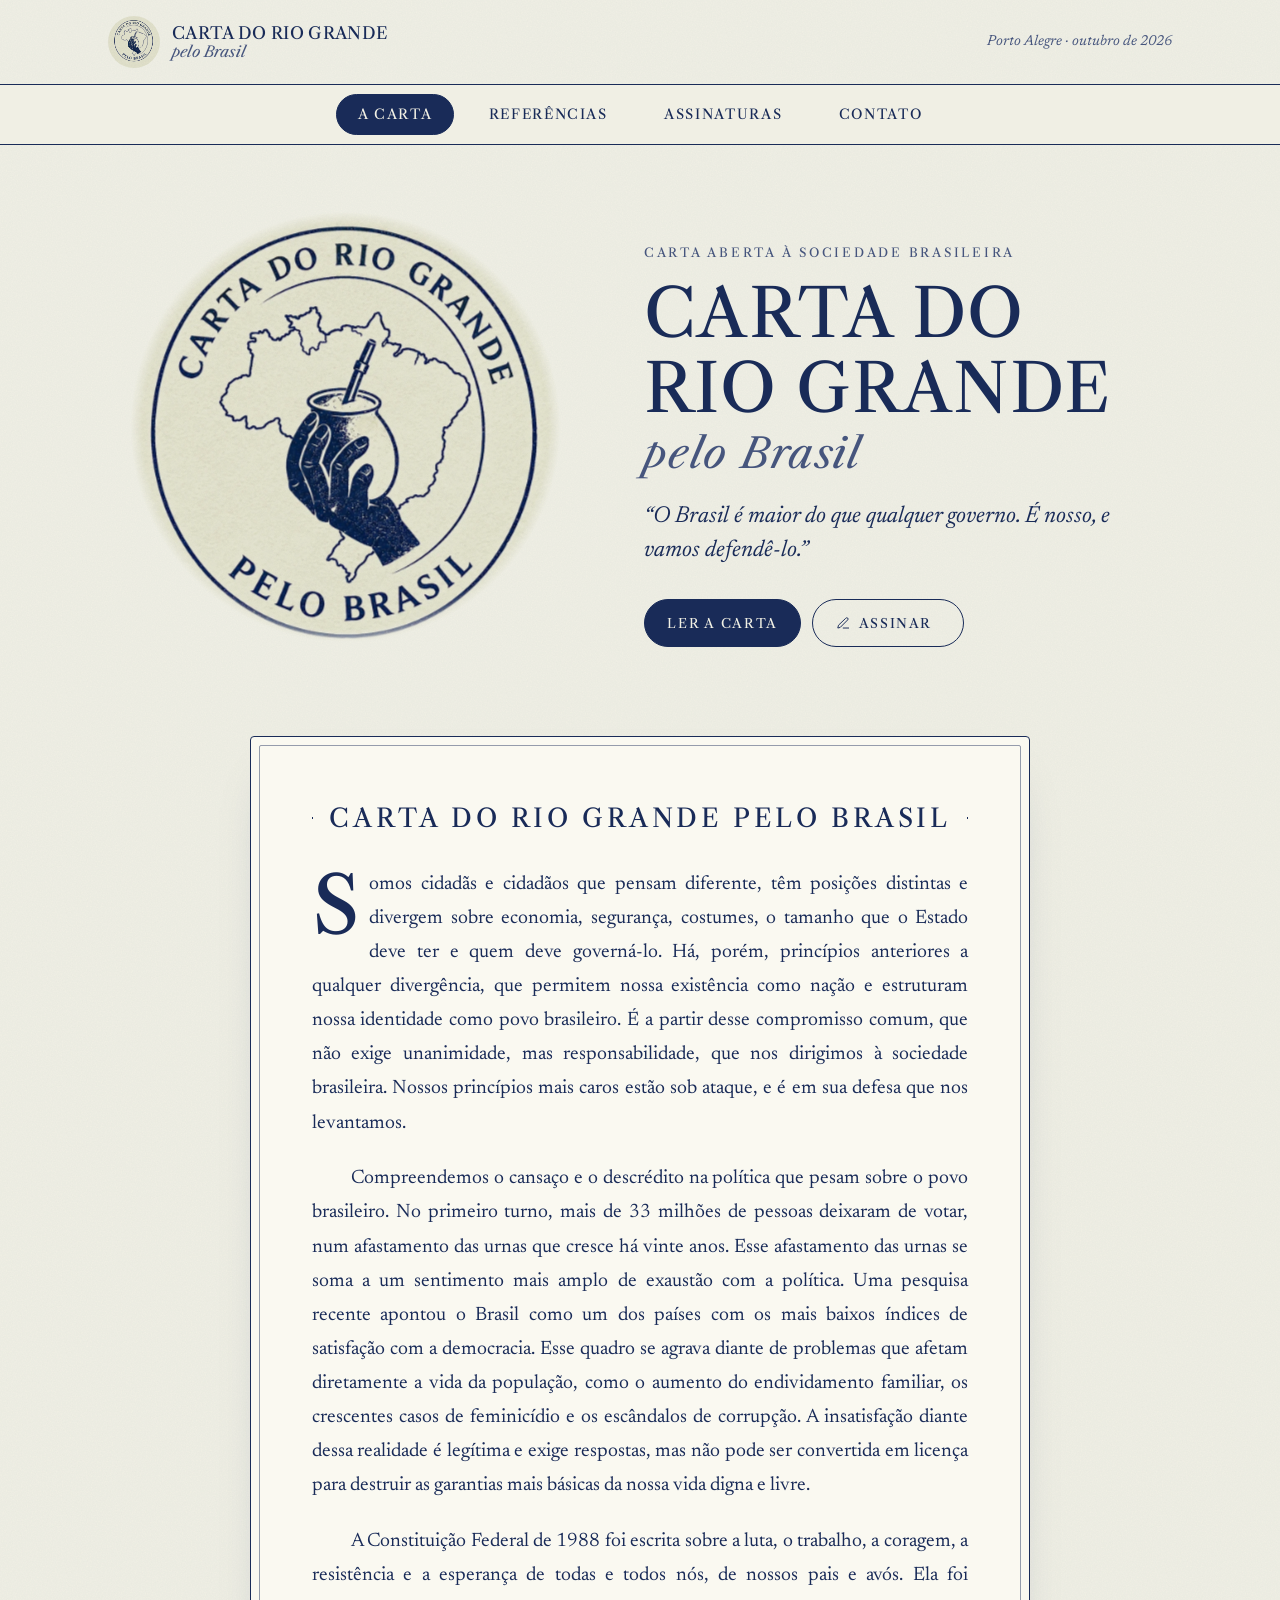
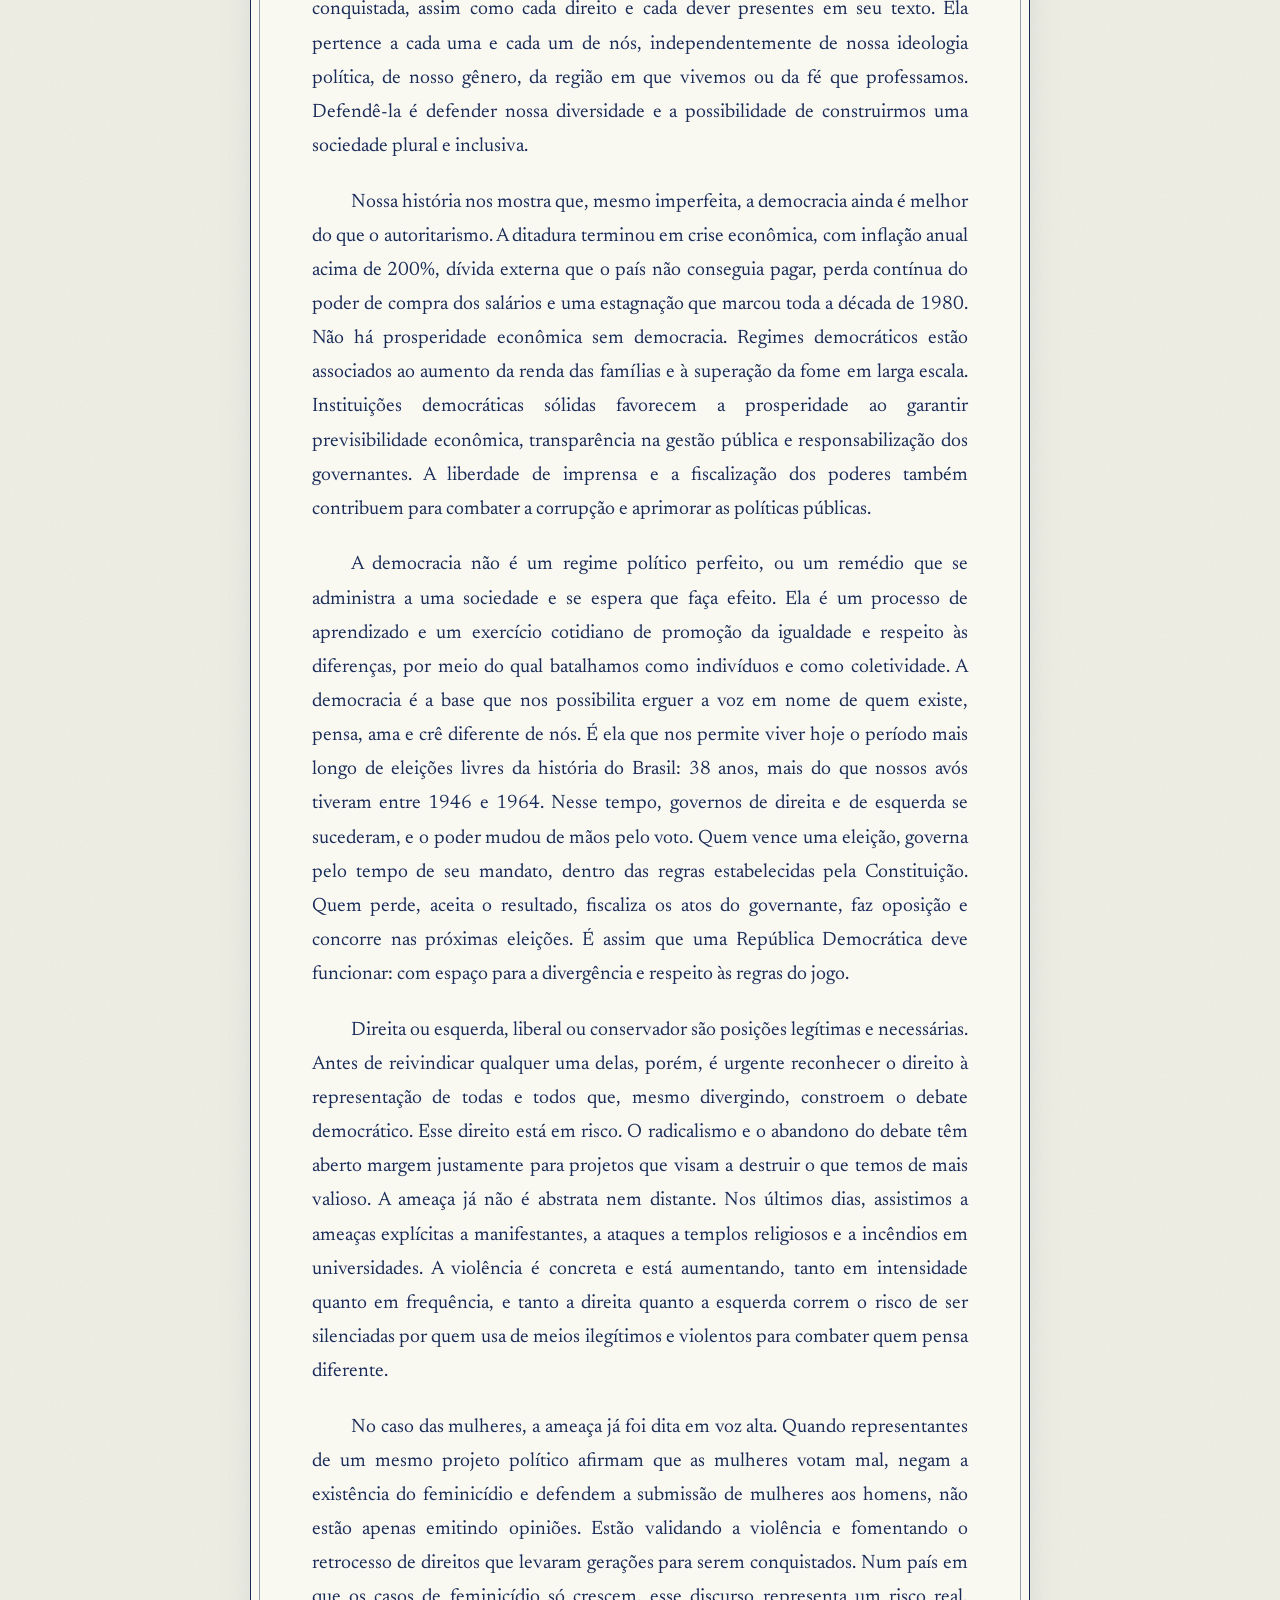
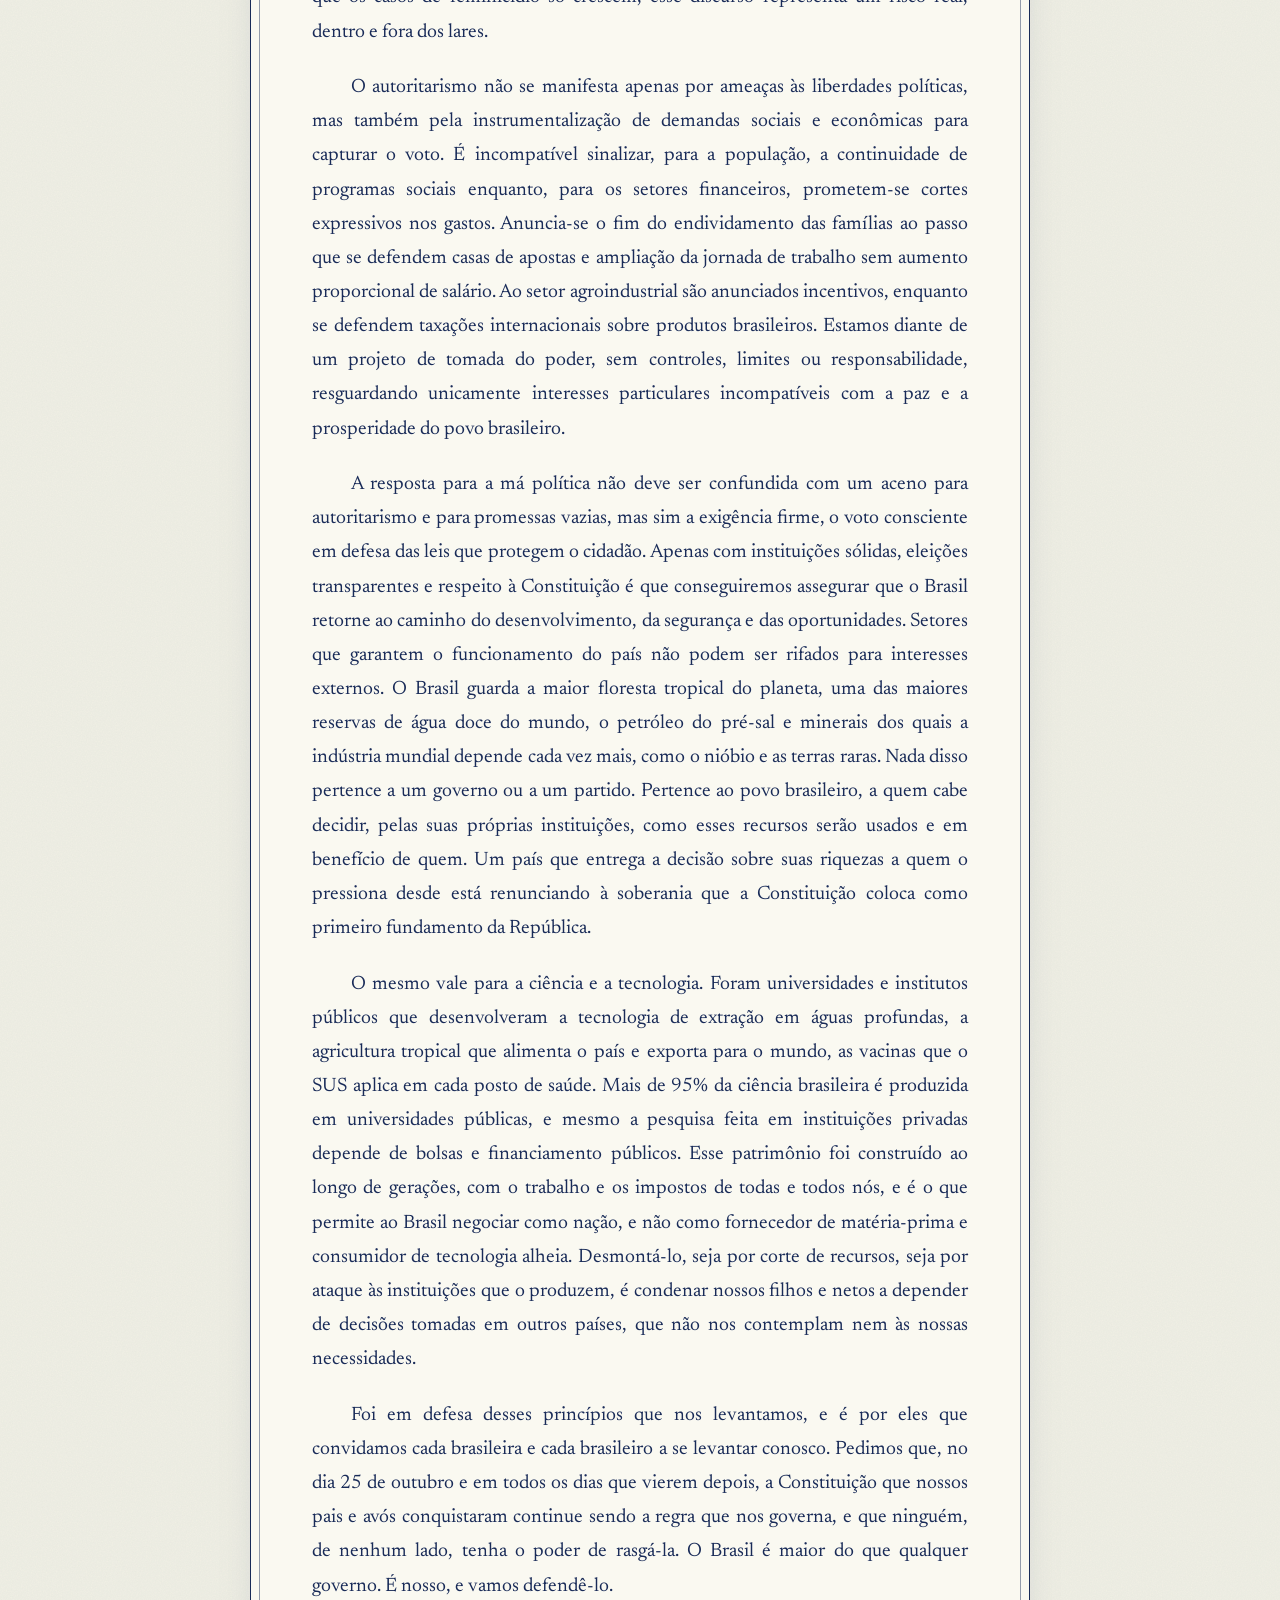
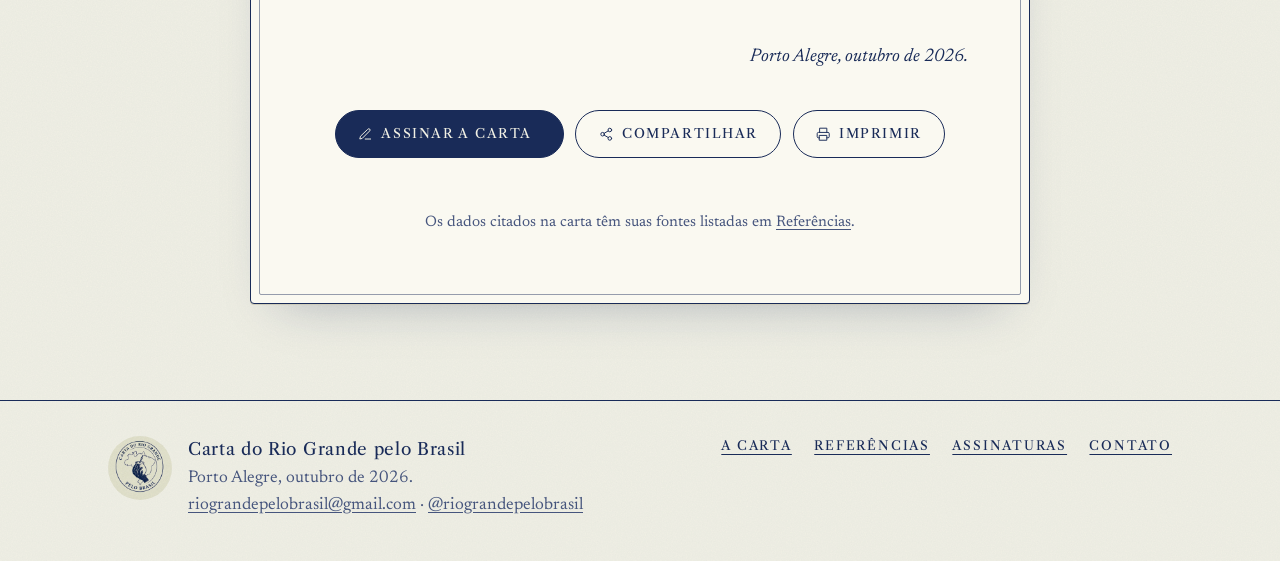
<file: carta-rio-grande/public/index.html>
<!doctype html>
<html lang="pt-BR">
<head>
  <meta charset="utf-8">
  <meta name="viewport" content="width=device-width, initial-scale=1, viewport-fit=cover">
  <title>Carta do Rio Grande pelo Brasil</title>
  <meta name="description" content="Uma carta aberta, escrita em Porto Alegre, em defesa da Constituição de 1988 e da democracia brasileira. Leia, consulte as referências e assine.">
  <meta name="theme-color" content="#F1F0E4">

  <meta property="og:type" content="website">
  <meta property="og:locale" content="pt_BR">
  <meta property="og:title" content="Carta do Rio Grande pelo Brasil">
  <meta property="og:description" content="Uma carta aberta em defesa da Constituição de 1988 e da democracia brasileira. Leia e assine.">
  <meta property="og:url" content="https://riograndepelobrasil.com.br/">
  <meta property="og:image" content="https://riograndepelobrasil.com.br/assets/img/og-image.png">
  <meta property="og:image:alt" content="Selo da Carta do Rio Grande pelo Brasil">
  <meta property="og:image:width" content="1200">
  <meta property="og:image:height" content="630">
  <meta name="twitter:card" content="summary_large_image">
  <meta name="twitter:image" content="https://riograndepelobrasil.com.br/assets/img/og-image.png">
  <link rel="canonical" href="https://riograndepelobrasil.com.br/">

  <link rel="icon" href="assets/img/favicon.png" type="image/png">
  <link rel="apple-touch-icon" href="assets/img/apple-touch-icon.png">

  <link rel="preconnect" href="https://fonts.googleapis.com">
  <link rel="preconnect" href="https://fonts.gstatic.com" crossorigin>
  <link rel="stylesheet" href="https://fonts.googleapis.com/css2?family=Libre+Caslon+Text:ital,wght@0,400;0,700;1,400&amp;family=Newsreader:ital,opsz,wght@0,6..72,400;0,6..72,500;1,6..72,400&amp;display=swap">
  <link rel="stylesheet" href="assets/css/styles.css">
  <script src="assets/js/main.js" defer></script>
</head>

<body>
  <svg class="sprite" aria-hidden="true" focusable="false" xmlns="http://www.w3.org/2000/svg">
    <symbol id="i-share" viewBox="0 0 24 24"><g fill="none" stroke="currentColor" stroke-width="1.6" stroke-linecap="round" stroke-linejoin="round"><circle cx="18" cy="5" r="3"/><circle cx="6" cy="12" r="3"/><circle cx="18" cy="19" r="3"/><path d="m8.6 13.5 6.8 4M15.4 6.5l-6.8 4"/></g></symbol>
    <symbol id="i-print" viewBox="0 0 24 24"><g fill="none" stroke="currentColor" stroke-width="1.6" stroke-linecap="round" stroke-linejoin="round"><path d="M6 9V2h12v7M6 18H4a2 2 0 0 1-2-2v-5a2 2 0 0 1 2-2h16a2 2 0 0 1 2 2v5a2 2 0 0 1-2 2h-2"/><rect x="6" y="14" width="12" height="8"/></g></symbol>
    <symbol id="i-pen" viewBox="0 0 24 24"><g fill="none" stroke="currentColor" stroke-width="1.6" stroke-linecap="round" stroke-linejoin="round"><path d="M12 20h9"/><path d="M16.5 3.5a2.1 2.1 0 0 1 3 3L7 19l-4 1 1-4z"/></g></symbol>
    <symbol id="i-instagram" viewBox="0 0 24 24"><g fill="none" stroke="currentColor" stroke-width="1.6" stroke-linecap="round" stroke-linejoin="round"><rect x="2" y="2" width="20" height="20" rx="5"/><circle cx="12" cy="12" r="4"/><path d="M17.5 6.5h.01"/></g></symbol>
    <symbol id="i-mail" viewBox="0 0 24 24"><g fill="none" stroke="currentColor" stroke-width="1.6" stroke-linecap="round" stroke-linejoin="round"><rect x="2" y="4" width="20" height="16" rx="2"/><path d="m22 6-10 7L2 6"/></g></symbol>
    <symbol id="i-search" viewBox="0 0 24 24"><g fill="none" stroke="currentColor" stroke-width="1.6" stroke-linecap="round"><circle cx="11" cy="11" r="7"/><path d="m20 20-3.5-3.5"/></g></symbol>
    <symbol id="i-external" viewBox="0 0 24 24"><path fill="none" stroke="currentColor" stroke-width="1.8" stroke-linecap="round" stroke-linejoin="round" d="M7 17 17 7M8 7h9v9"/></symbol>
  </svg>

  <a class="skip-link" href="#conteudo">Pular para o conteúdo</a>

  <header class="masthead">
    <div class="wrap masthead-inner">
      <a class="brand" href="#carta" data-tab-link="carta">
        <img src="assets/img/selo-800.webp" alt="" width="56" height="56">
        <h1 class="brand-text">Carta do Rio Grande <em>pelo Brasil</em></h1>
      </a>
      <p class="masthead-date">Porto Alegre · outubro de 2026</p>
    </div>

    <nav class="tabs-bar" aria-label="Seções do site">
      <div class="wrap">
        <div class="tabs" role="tablist" aria-label="Seções">
          <button class="tab" role="tab" id="tab-carta" aria-controls="carta" aria-selected="true" data-tab="carta">A Carta</button>
          <button class="tab" role="tab" id="tab-referencias" aria-controls="referencias" aria-selected="false" tabindex="-1" data-tab="referencias">Referências</button>
          <button class="tab" role="tab" id="tab-assinaturas" aria-controls="assinaturas" aria-selected="false" tabindex="-1" data-tab="assinaturas">Assinaturas</button>
          <button class="tab" role="tab" id="tab-contato" aria-controls="contato" aria-selected="false" tabindex="-1" data-tab="contato">Contato</button>
        </div>
      </div>
    </nav>
  </header>

  <main id="conteudo">

    <!-- ============ A CARTA ============ -->
    <section class="panel" id="carta" role="tabpanel" aria-labelledby="tab-carta" tabindex="-1">
      <div class="hero wrap">
        <div class="hero-seal">
          <img src="assets/img/selo.webp" alt="Selo da Carta do Rio Grande pelo Brasil: uma mão segurando uma cuia de chimarrão sobre o mapa do Brasil" width="1254" height="1254">
        </div>
        <div class="hero-copy">
          <p class="kicker">Carta aberta à sociedade brasileira</p>
          <h2 class="hero-title">Carta do Rio Grande <span>pelo Brasil</span></h2>
          <p class="hero-lead">“O Brasil é maior do que qualquer governo. É nosso, e vamos defendê-lo.”</p>
          <div class="hero-actions">
            <a class="btn btn-ink" href="#leitura">Ler a carta</a>
            <a class="btn btn-line" href="https://docs.google.com/forms/d/e/1FAIpQLSdI3jDKYomnJKrwO6jj3Y6d6f1lj1PSOuUAOQwk4hUf1v1UsA/viewform" target="_blank" rel="noopener">
              <svg class="icon" aria-hidden="true"><use href="#i-pen"/></svg> Assinar<span class="sr-only"> (formulário abre em nova aba)</span>
            </a>
          </div>
        </div>
      </div>

      <article class="letter wrap" id="leitura" aria-labelledby="carta-title">
        <div class="letter-sheet">
          <header class="letter-head">
            <span class="stamp-rule" aria-hidden="true"></span>
            <h2 class="letter-title" id="carta-title">Carta do Rio Grande pelo Brasil</h2>
            <span class="stamp-rule" aria-hidden="true"></span>
          </header>

          <div class="letter-body">
            <p>Somos cidadãs e cidadãos que pensam diferente, têm posições distintas e divergem sobre economia, segurança, costumes, o tamanho que o Estado deve ter e quem deve governá-lo. Há, porém, princípios anteriores a qualquer divergência, que permitem nossa existência como nação e estruturam nossa identidade como povo brasileiro. É a partir desse compromisso comum, que não exige unanimidade, mas responsabilidade, que nos dirigimos à sociedade brasileira. Nossos princípios mais caros estão sob ataque, e é em sua defesa que nos levantamos.</p>
            <p>Compreendemos o cansaço e o descrédito na política que pesam sobre o povo brasileiro. No primeiro turno, mais de 33 milhões de pessoas deixaram de votar, num afastamento das urnas que cresce há vinte anos. Esse afastamento das urnas se soma a um sentimento mais amplo de exaustão com a política. Uma pesquisa recente apontou o Brasil como um dos países com os mais baixos índices de satisfação com a democracia. Esse quadro se agrava diante de problemas que afetam diretamente a vida da população, como o aumento do endividamento familiar, os crescentes casos de feminicídio e os escândalos de corrupção. A insatisfação diante dessa realidade é legítima e exige respostas, mas não pode ser convertida em licença para destruir as garantias mais básicas da nossa vida digna e livre.</p>
            <p>A Constituição Federal de 1988 foi escrita sobre a luta, o trabalho, a coragem, a resistência e a esperança de todas e todos nós, de nossos pais e avós. Ela foi conquistada, assim como cada direito e cada dever presentes em seu texto. Ela pertence a cada uma e cada um de nós, independentemente de nossa ideologia política, de nosso gênero, da região em que vivemos ou da fé que professamos. Defendê-la é defender nossa diversidade e a possibilidade de construirmos uma sociedade plural e inclusiva.</p>
            <p>Nossa história nos mostra que, mesmo imperfeita, a democracia ainda é melhor do que o autoritarismo. A ditadura terminou em crise econômica, com inflação anual acima de 200%, dívida externa que o país não conseguia pagar, perda contínua do poder de compra dos salários e uma estagnação que marcou toda a década de 1980. Não há prosperidade econômica sem democracia. Regimes democráticos estão associados ao aumento da renda das famílias e à superação da fome em larga escala. Instituições democráticas sólidas favorecem a prosperidade ao garantir previsibilidade econômica, transparência na gestão pública e responsabilização dos governantes. A liberdade de imprensa e a fiscalização dos poderes também contribuem para combater a corrupção e aprimorar as políticas públicas.</p>
            <p>A democracia não é um regime político perfeito, ou um remédio que se administra a uma sociedade e se espera que faça efeito. Ela é um processo de aprendizado e um exercício cotidiano de promoção da igualdade e respeito às diferenças, por meio do qual batalhamos como indivíduos e como coletividade. A democracia é a base que nos possibilita erguer a voz em nome de quem existe, pensa, ama e crê diferente de nós. É ela que nos permite viver hoje o período mais longo de eleições livres da história do Brasil: 38 anos, mais do que nossos avós tiveram entre 1946 e 1964. Nesse tempo, governos de direita e de esquerda se sucederam, e o poder mudou de mãos pelo voto. Quem vence uma eleição, governa pelo tempo de seu mandato, dentro das regras estabelecidas pela Constituição. Quem perde, aceita o resultado, fiscaliza os atos do governante, faz oposição e concorre nas próximas eleições. É assim que uma República Democrática deve funcionar: com espaço para a divergência e respeito às regras do jogo.</p>
            <p>Direita ou esquerda, liberal ou conservador são posições legítimas e necessárias. Antes de reivindicar qualquer uma delas, porém, é urgente reconhecer o direito à representação de todas e todos que, mesmo divergindo, constroem o debate democrático. Esse direito está em risco. O radicalismo e o abandono do debate têm aberto margem justamente para projetos que visam a destruir o que temos de mais valioso. A ameaça já não é abstrata nem distante. Nos últimos dias, assistimos a ameaças explícitas a manifestantes, a ataques a templos religiosos e a incêndios em universidades. A violência é concreta e está aumentando, tanto em intensidade quanto em frequência, e tanto a direita quanto a esquerda correm o risco de ser silenciadas por quem usa de meios ilegítimos e violentos para combater quem pensa diferente.</p>
            <p>No caso das mulheres, a ameaça já foi dita em voz alta. Quando representantes de um mesmo projeto político afirmam que as mulheres votam mal, negam a existência do feminicídio e defendem a submissão de mulheres aos homens, não estão apenas emitindo opiniões. Estão validando a violência e fomentando o retrocesso de direitos que levaram gerações para serem conquistados. Num país em que os casos de feminicídio só crescem, esse discurso representa um risco real, dentro e fora dos lares.</p>
            <p>O autoritarismo não se manifesta apenas por ameaças às liberdades políticas, mas também pela instrumentalização de demandas sociais e econômicas para capturar o voto. É incompatível sinalizar, para a população, a continuidade de programas sociais enquanto, para os setores financeiros, prometem-se cortes expressivos nos gastos. Anuncia-se o fim do endividamento das famílias ao passo que se defendem casas de apostas e ampliação da jornada de trabalho sem aumento proporcional de salário. Ao setor agroindustrial são anunciados incentivos, enquanto se defendem taxações internacionais sobre produtos brasileiros. Estamos diante de um projeto de tomada do poder, sem controles, limites ou responsabilidade, resguardando unicamente interesses particulares incompatíveis com a paz e a prosperidade do povo brasileiro.</p>
            <p>A resposta para a má política não deve ser confundida com um aceno para autoritarismo e para promessas vazias, mas sim a exigência firme, o voto consciente em defesa das leis que protegem o cidadão. Apenas com instituições sólidas, eleições transparentes e respeito à Constituição é que conseguiremos assegurar que o Brasil retorne ao caminho do desenvolvimento, da segurança e das oportunidades. Setores que garantem o funcionamento do país não podem ser rifados para interesses externos. O Brasil guarda a maior floresta tropical do planeta, uma das maiores reservas de água doce do mundo, o petróleo do pré-sal e minerais dos quais a indústria mundial depende cada vez mais, como o nióbio e as terras raras. Nada disso pertence a um governo ou a um partido. Pertence ao povo brasileiro, a quem cabe decidir, pelas suas próprias instituições, como esses recursos serão usados e em benefício de quem. Um país que entrega a decisão sobre suas riquezas a quem o pressiona desde está renunciando à soberania que a Constituição coloca como primeiro fundamento da República.</p>
            <p>O mesmo vale para a ciência e a tecnologia. Foram universidades e institutos públicos que desenvolveram a tecnologia de extração em águas profundas, a agricultura tropical que alimenta o país e exporta para o mundo, as vacinas que o SUS aplica em cada posto de saúde. Mais de 95% da ciência brasileira é produzida em universidades públicas, e mesmo a pesquisa feita em instituições privadas depende de bolsas e financiamento públicos. Esse patrimônio foi construído ao longo de gerações, com o trabalho e os impostos de todas e todos nós, e é o que permite ao Brasil negociar como nação, e não como fornecedor de matéria-prima e consumidor de tecnologia alheia. Desmontá-lo, seja por corte de recursos, seja por ataque às instituições que o produzem, é condenar nossos filhos e netos a depender de decisões tomadas em outros países, que não nos contemplam nem às nossas necessidades.</p>
            <p>Foi em defesa desses princípios que nos levantamos, e é por eles que convidamos cada brasileira e cada brasileiro a se levantar conosco. Pedimos que, no dia 25 de outubro e em todos os dias que vierem depois, a Constituição que nossos pais e avós conquistaram continue sendo a regra que nos governa, e que ninguém, de nenhum lado, tenha o poder de rasgá-la. O Brasil é maior do que qualquer governo. É nosso, e vamos defendê-lo.</p>
          </div>

          <footer class="letter-foot">
            <p class="letter-place">Porto Alegre, outubro de 2026.</p>
            <div class="letter-actions">
              <a class="btn btn-ink" href="https://docs.google.com/forms/d/e/1FAIpQLSdI3jDKYomnJKrwO6jj3Y6d6f1lj1PSOuUAOQwk4hUf1v1UsA/viewform" target="_blank" rel="noopener">
                <svg class="icon" aria-hidden="true"><use href="#i-pen"/></svg> Assinar a carta<span class="sr-only"> (formulário abre em nova aba)</span>
              </a>
              <button class="btn btn-line" type="button" data-share>
                <svg class="icon" aria-hidden="true"><use href="#i-share"/></svg> Compartilhar
              </button>
              <button class="btn btn-line" type="button" data-print>
                <svg class="icon" aria-hidden="true"><use href="#i-print"/></svg> Imprimir
              </button>
            </div>
            <p class="share-feedback" data-share-feedback role="status" aria-live="polite"></p>
            <p class="letter-refs-note">Os dados citados na carta têm suas fontes listadas em <a href="#referencias" data-tab-link="referencias">Referências</a>.</p>
          </footer>
        </div>
      </article>
    </section>

    <!-- ============ REFERÊNCIAS ============ -->
    <section class="panel" id="referencias" role="tabpanel" aria-labelledby="tab-referencias" tabindex="-1" hidden>
      <div class="wrap narrow">
        <header class="panel-head">
          <p class="kicker">Fontes</p>
          <h2 class="panel-title">Referências</h2>
          <p class="panel-intro">Os dados e fatos mencionados na carta vêm das fontes abaixo, em ordem alfabética, conforme a norma ABNT.</p>
        </header>

        <div class="search">
          <svg class="icon" aria-hidden="true"><use href="#i-search"/></svg>
          <label class="sr-only" for="ref-filter">Filtrar referências</label>
          <input id="ref-filter" type="search" placeholder="Filtrar por autor, veículo ou tema…" autocomplete="off" data-ref-filter>
          <span class="search-count" data-ref-count aria-live="polite"></span>
        </div>

        <ol class="refs" data-refs>
            <li>15 UNIVERSIDADES públicas produzem 60% da ciência brasileira. Jornal da USP, São Carlos, 5 set. 2019. Disponível em: <a href="https://saocarlos.usp.br/15-universidades-publicas-produzem-60-da-ciencia-brasileira/" target="_blank" rel="noopener">https://saocarlos.usp.br/15-universidades-publicas-produzem-60-da-ciencia-brasileira/</a>. Acesso em: 12 out. 2026.</li>
            <li>ABSTENÇÃO passa de 33 milhões em 2026 e atinge maior nível em 28 anos. Terra, São Paulo, 5 out. 2026. Disponível em: <a href="https://www.terra.com.br/noticias/eleicoes/abstencao-passa-de-33-milhoes-em-2026-e-atinge-maior-nivel-em-28-anos,e3799dbbebb6ebed266b0314afea26e6w5tuflne.html" target="_blank" rel="noopener">https://www.terra.com.br/noticias/eleicoes/abstencao-passa-de-33-milhoes-em-2026-e-atinge-maior-nivel-em-28-anos,e3799dbbebb6ebed266b0314afea26e6w5tuflne.html</a>. Acesso em: 12 out. 2026.</li>
            <li>ACEMOGLU, Daron; NAIDU, Suresh; RESTREPO, Pascual; ROBINSON, James A. Democracy does cause growth. Journal of Political Economy, Chicago, v. 127, n. 1, p. 47-100, 2019. DOI: <a href="https://doi.org/10.1086/700936" target="_blank" rel="noopener">10.1086/700936</a>.</li>
            <li>AMEAÇAS a estudantes pró-Lula acionam PF e MEC em todo o país. Brasil em Folhas, 10 out. 2026. Disponível em: <a href="https://www.brasilemfolhas.com.br/2026/10/ameacas-a-estudantes-pro-lula-acionam-pf-e-mec-em-todo-o-pais/" target="_blank" rel="noopener">https://www.brasilemfolhas.com.br/2026/10/ameacas-a-estudantes-pro-lula-acionam-pf-e-mec-em-todo-o-pais/</a>. Acesso em: 12 out. 2026.</li>
            <li>BRASIL. [Constituição (1988)]. Constituição da República Federativa do Brasil de 1988. Brasília, DF: Presidência da República, [2026]. Disponível em: <a href="https://www.planalto.gov.br/ccivil_03/constituicao/constituicao.htm" target="_blank" rel="noopener">https://www.planalto.gov.br/ccivil_03/constituicao/constituicao.htm</a>. Acesso em: 12 out. 2026.</li>
            <li>BRASIL. Ministério da Ciência, Tecnologia e Inovação. Indicadores nacionais de ciência, tecnologia e inovação: dispêndio nacional em P&amp;D por setor institucional, 2000–2024. Brasília, DF: MCTI, 2026. Disponível em: <a href="https://www.gov.br/mcti/pt-br/acompanhe-o-mcti/indicadores/paginas/recursos-aplicados/indicadores-consolidados/1-1-3-brasil-dispendio-nacional-em-pesquisa-e-desenvolvimento-em-relacao-pd-e-produto-interno-bruto-por-setor-institucional" target="_blank" rel="noopener">https://www.gov.br/mcti/pt-br/acompanhe-o-mcti/indicadores/paginas/recursos-aplicados/indicadores-consolidados/1-1-3-brasil-dispendio-nacional-em-pesquisa-e-desenvolvimento-em-relacao-pd-e-produto-interno-bruto-por-setor-institucional</a>. Acesso em: 12 out. 2026.</li>
            <li>BRASIL. Tribunal Superior Eleitoral. Estatísticas eleitorais: comparecimento e abstenção, eleições presidenciais 1998–2026. Brasília, DF: TSE, 2026. Disponível em: <a href="https://sig.tse.jus.br/ords/dwapr/r/seai/sig-eleicao" target="_blank" rel="noopener">https://sig.tse.jus.br/ords/dwapr/r/seai/sig-eleicao</a>. Acesso em: 12 out. 2026.</li>
            <li>BRASIL registra novo recorde de feminicídios em 2025, com 1.571 mulheres assassinadas. ND Mais, Florianópolis, jul. 2026. Disponível em: <a href="https://ndmais.com.br/seguranca/feminicidios-crescem-no-brasil-e-chegam-a-1571-casos-em-2025/" target="_blank" rel="noopener">https://ndmais.com.br/seguranca/feminicidios-crescem-no-brasil-e-chegam-a-1571-casos-em-2025/</a>. Acesso em: 12 out. 2026.</li>
            <li>BRAZIL election 2026: Lula vs. Flávio Bolsonaro as Trump watches. Axios, Arlington, 2 out. 2026. Disponível em: <a href="https://www.axios.com/2026/10/02/brazil-election-lula-flavio-bolsonaro-trump-amazon" target="_blank" rel="noopener">https://www.axios.com/2026/10/02/brazil-election-lula-flavio-bolsonaro-trump-amazon</a>. Acesso em: 12 out. 2026.</li>
            <li>CROSS, Di; THOMSON, Simon; SINCLAIR, Alexandra. Research in Brazil: a report for CAPES by Clarivate Analytics. Philadelphia: Clarivate Analytics, 2018. Disponível em: <a href="https://www.gov.br/capes/pt-br/centrais-de-conteudo/17012018-capes-infografico-pdf" target="_blank" rel="noopener">https://www.gov.br/capes/pt-br/centrais-de-conteudo/17012018-capes-infografico-pdf</a>. Acesso em: 12 out. 2026.</li>
            <li>ESTUDANTES receberam ameaças de bolsonaristas antes de incêndio na UFPE: “Vamos explodir”. Revista Fórum, 8 out. 2026. Disponível em: <a href="https://revistaforum.com.br/brasil/estudantes-ameacas-incendio-ufpe/" target="_blank" rel="noopener">https://revistaforum.com.br/brasil/estudantes-ameacas-incendio-ufpe/</a>. Acesso em: 12 out. 2026.</li>
            <li>FLÁVIO Bolsonaro e Lula vão disputar segundo turno nas eleições presidenciais. Rádio Senado, Brasília, DF, 4 out. 2026. Disponível em: <a href="https://www12.senado.leg.br/radio/1/noticia/2026/10/04/flavio-bolsonaro-e-lula-vao-disputar-segundo-turno-nas-eleicoes-presidenciais" target="_blank" rel="noopener">https://www12.senado.leg.br/radio/1/noticia/2026/10/04/flavio-bolsonaro-e-lula-vao-disputar-segundo-turno-nas-eleicoes-presidenciais</a>. Acesso em: 12 out. 2026.</li>
            <li>FÓRUM BRASILEIRO DE SEGURANÇA PÚBLICA. Anuário Brasileiro de Segurança Pública 2026. São Paulo: FBSP, 2026. Disponível em: <a href="https://forumseguranca.org.br/anuario-brasileiro-seguranca-publica/" target="_blank" rel="noopener">https://forumseguranca.org.br/anuario-brasileiro-seguranca-publica/</a>. Acesso em: 12 out. 2026.</li>
            <li>INCÊNDIO atinge prédio da UFPE na noite desta quarta (7). Diario de Pernambuco, Recife, 7 out. 2026. Disponível em: <a href="https://www.diariodepernambuco.com.br/vida-urbana/2026/10/11726121-incendio-atinge-predio-da-ufpe-na-noite-desta-quarta-7.html" target="_blank" rel="noopener">https://www.diariodepernambuco.com.br/vida-urbana/2026/10/11726121-incendio-atinge-predio-da-ufpe-na-noite-desta-quarta-7.html</a>. Acesso em: 12 out. 2026.</li>
            <li>INCÊNDIO na UFPE destrói 20 anos de pesquisas e causa prejuízo de R$ 100 milhões. Brasil 247, 8 out. 2026. Disponível em: <a href="https://www.brasil247.com/nordeste/incendio-na-ufpe-destroi-20-anos-de-pesquisas-e-causa-prejuizo-de-r-100-milhoes/" target="_blank" rel="noopener">https://www.brasil247.com/nordeste/incendio-na-ufpe-destroi-20-anos-de-pesquisas-e-causa-prejuizo-de-r-100-milhoes/</a>. Acesso em: 12 out. 2026.</li>
            <li>INSTITUTO BRASILEIRO DE GEOGRAFIA E ESTATÍSTICA. Índice Nacional de Preços ao Consumidor Amplo (IPCA): série histórica. Rio de Janeiro: IBGE, 2026. Disponível em: <a href="https://www.ibge.gov.br/estatisticas/economicas/precos-e-custos/9256-indice-nacional-de-precos-ao-consumidor-amplo.html" target="_blank" rel="noopener">https://www.ibge.gov.br/estatisticas/economicas/precos-e-custos/9256-indice-nacional-de-precos-ao-consumidor-amplo.html</a>. Acesso em: 12 out. 2026.</li>
            <li>LEVITSKY, Steven; ZIBLATT, Daniel. Como as democracias morrem. Tradução de Renato Aguiar. Rio de Janeiro: Zahar, 2018.</li>
            <li>MOURA, Mariluce. Universidades públicas respondem por mais de 95% da produção científica do Brasil. Academia Brasileira de Ciências, Rio de Janeiro, 15 abr. 2019. Disponível em: <a href="https://www.abc.org.br/2019/04/15/universidades-publicas-respondem-por-mais-de-95-da-producao-cientifica-do-brasil/" target="_blank" rel="noopener">https://www.abc.org.br/2019/04/15/universidades-publicas-respondem-por-mais-de-95-da-producao-cientifica-do-brasil/</a>. Acesso em: 12 out. 2026.</li>
            <li>PESQUISA que associou zika vírus e microcefalia vence prêmio Peter Muranyi. Agência FAPESP, São Paulo, 2018. Disponível em: <a href="https://agencia.fapesp.br/pesquisa-que-associou-zika-virus-e-microcefalia-vence-premio-peter-muranyi/27137" target="_blank" rel="noopener">https://agencia.fapesp.br/pesquisa-que-associou-zika-virus-e-microcefalia-vence-premio-peter-muranyi/27137</a>. Acesso em: 12 out. 2026.</li>
            <li>PF indicia suspeitos por ameaçar alunos da UFF pró-Lula. SBT News, 9 out. 2026. Disponível em: <a href="https://sbtnews.sbt.com.br/noticia/brasil/pf-indicia-suspeitos-por-ameacar-alunos-da-uff-pro-lula" target="_blank" rel="noopener">https://sbtnews.sbt.com.br/noticia/brasil/pf-indicia-suspeitos-por-ameacar-alunos-da-uff-pro-lula</a>. Acesso em: 12 out. 2026.</li>
            <li>PF vai investigar incêndio na UFPE; prejuízo chega a R$ 100 milhões. BP Money, 8 out. 2026. Disponível em: <a href="https://bpmoney.com.br/noticias/pf-vai-investigar-incendio-na-ufpe-prejuizo-chega-a-r-100-milhoes/" target="_blank" rel="noopener">https://bpmoney.com.br/noticias/pf-vai-investigar-incendio-na-ufpe-prejuizo-chega-a-r-100-milhoes/</a>. Acesso em: 12 out. 2026.</li>
            <li>SEN, Amartya. Desenvolvimento como liberdade. Tradução de Laura Teixeira Motta. São Paulo: Companhia das Letras, 2000.</li>
            <li>STF determina investigação da PF sobre ataques a imagens religiosas no Brasil. Muita Informação, 30 set. 2026. Disponível em: <a href="https://muitainformacao.com.br/eleicoes/stf-determina-investigacao-da-pf-sobre-ataques-a-imagens-religiosas-no-brasil/" target="_blank" rel="noopener">https://muitainformacao.com.br/eleicoes/stf-determina-investigacao-da-pf-sobre-ataques-a-imagens-religiosas-no-brasil/</a>. Acesso em: 12 out. 2026.</li>
            <li>UNIVERSIDADE DE PERNAMBUCO. Nota de solidariedade à Universidade Federal de Pernambuco (UFPE). Recife: UPE, 8 out. 2026. Disponível em: <a href="https://upe.br/nota-de-solidariedade-a-universidade-federal-de-pernambuco-ufpe/" target="_blank" rel="noopener">https://upe.br/nota-de-solidariedade-a-universidade-federal-de-pernambuco-ufpe/</a>. Acesso em: 12 out. 2026.</li>
            <li>V-DEM INSTITUTE. Democracy Report 2026. Gotemburgo: University of Gothenburg, 2026. Disponível em: <a href="https://www.v-dem.net/publications/democracy-reports/" target="_blank" rel="noopener">https://www.v-dem.net/publications/democracy-reports/</a>. Acesso em: 12 out. 2026.</li>
        </ol>
        <p class="refs-empty" data-ref-empty hidden>Nenhuma referência encontrada para essa busca.</p>
      </div>
    </section>

    <!-- ============ ASSINATURAS ============ -->
    <section class="panel" id="assinaturas" role="tabpanel" aria-labelledby="tab-assinaturas" tabindex="-1" hidden>
      <div class="wrap narrow">
        <header class="panel-head">
          <p class="kicker">Signatários</p>
          <h2 class="panel-title">Assinaturas</h2>
          <p class="panel-intro">Cidadãs e cidadãos que pensam diferente, unidos em defesa da Constituição.</p>
        </header>

        <div class="signers signers--solo">
          <h3 class="signers-title">Quem já assinou</h3>
          <p class="signers-count" data-signers-count hidden></p>
          <ul class="signers-list" aria-label="Assinaturas" data-signers-list>
            <li class="signer-ghost" aria-hidden="true"><span></span><span></span></li>
            <li class="signer-ghost" aria-hidden="true"><span></span><span></span></li>
            <li class="signer-ghost" aria-hidden="true"><span></span><span></span></li>
            <li class="signer-ghost" aria-hidden="true"><span></span><span></span></li>
            <li class="signer-ghost" aria-hidden="true"><span></span><span></span></li>
            <li class="signer-ghost" aria-hidden="true"><span></span><span></span></li>
          </ul>
          <p class="signers-note" data-signers-note>Os nomes das pessoas que assinarem aparecerão aqui.</p>
        </div>
      </div>
    </section>

    <!-- ============ CONTATO ============ -->
    <section class="panel" id="contato" role="tabpanel" aria-labelledby="tab-contato" tabindex="-1" hidden>
      <div class="wrap narrow">
        <header class="panel-head">
          <p class="kicker">Fale com a gente</p>
          <h2 class="panel-title">Contato</h2>
          <p class="panel-intro">Dúvidas, sugestões ou adesões institucionais: escreva para nós ou acompanhe as novidades no Instagram.</p>
        </header>

        <div class="contact-cards">
          <a class="contact-card" href="https://www.instagram.com/riograndepelobrasil/" target="_blank" rel="noopener">
            <span class="contact-icon" aria-hidden="true"><svg class="icon"><use href="#i-instagram"/></svg></span>
            <span class="contact-label">Instagram</span>
            <span class="contact-value">@riograndepelobrasil</span>
            <span class="sr-only">(abre em nova aba)</span>
          </a>
          <a class="contact-card" href="mailto:riograndepelobrasil@gmail.com">
            <span class="contact-icon" aria-hidden="true"><svg class="icon"><use href="#i-mail"/></svg></span>
            <span class="contact-label">E-mail</span>
            <span class="contact-value">riograndepelobrasil@gmail.com</span>
          </a>
        </div>
      </div>
    </section>
  </main>

  <footer class="site-foot">
    <div class="wrap site-foot-inner">
      <img src="assets/img/selo-800.webp" alt="" width="72" height="72" loading="lazy">
      <p><strong>Carta do Rio Grande pelo Brasil</strong><br>Porto Alegre, outubro de 2026.<br><a href="mailto:riograndepelobrasil@gmail.com">riograndepelobrasil@gmail.com</a> · <a href="https://www.instagram.com/riograndepelobrasil/" target="_blank" rel="noopener">@riograndepelobrasil</a></p>
      <nav class="foot-nav" aria-label="Rodapé">
        <a href="#carta" data-tab-link="carta">A Carta</a>
        <a href="#referencias" data-tab-link="referencias">Referências</a>
        <a href="#assinaturas" data-tab-link="assinaturas">Assinaturas</a>
        <a href="#contato" data-tab-link="contato">Contato</a>
      </nav>
    </div>
  </footer>
</body>
</html>
</file>
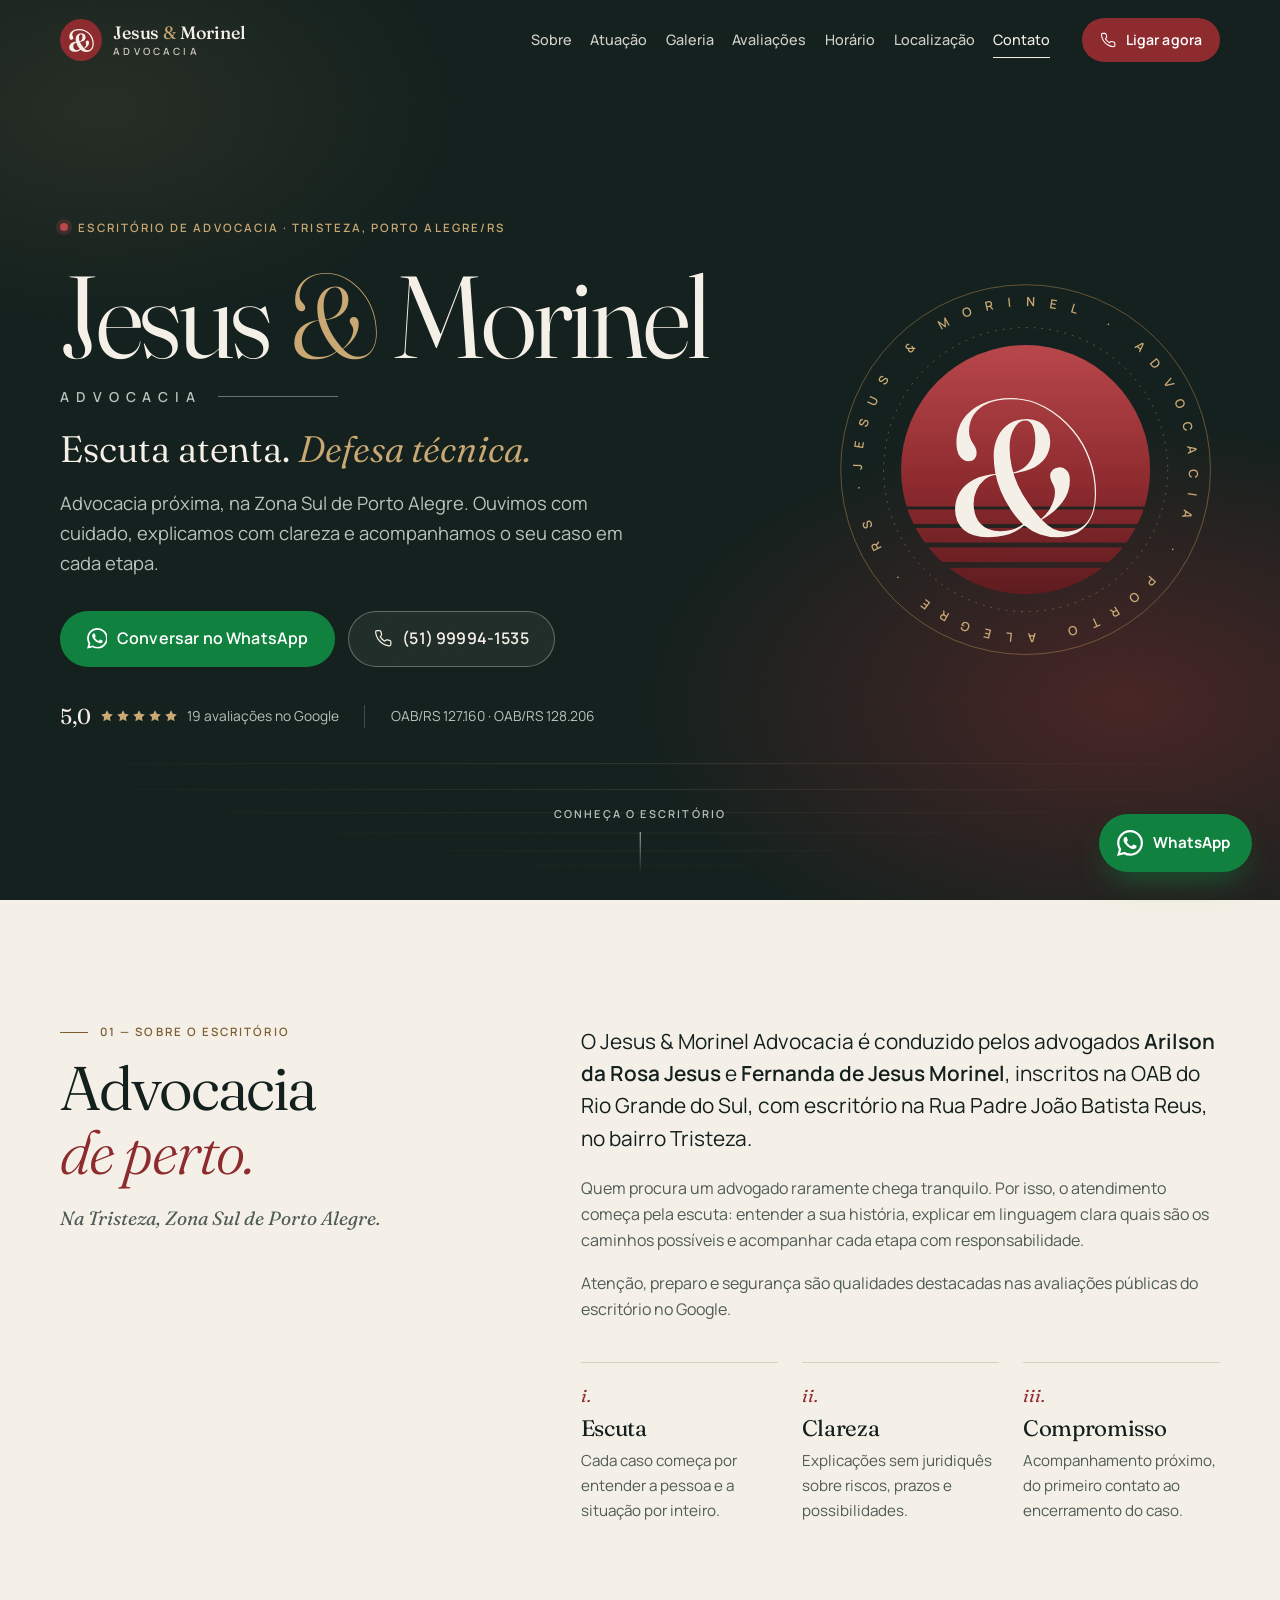
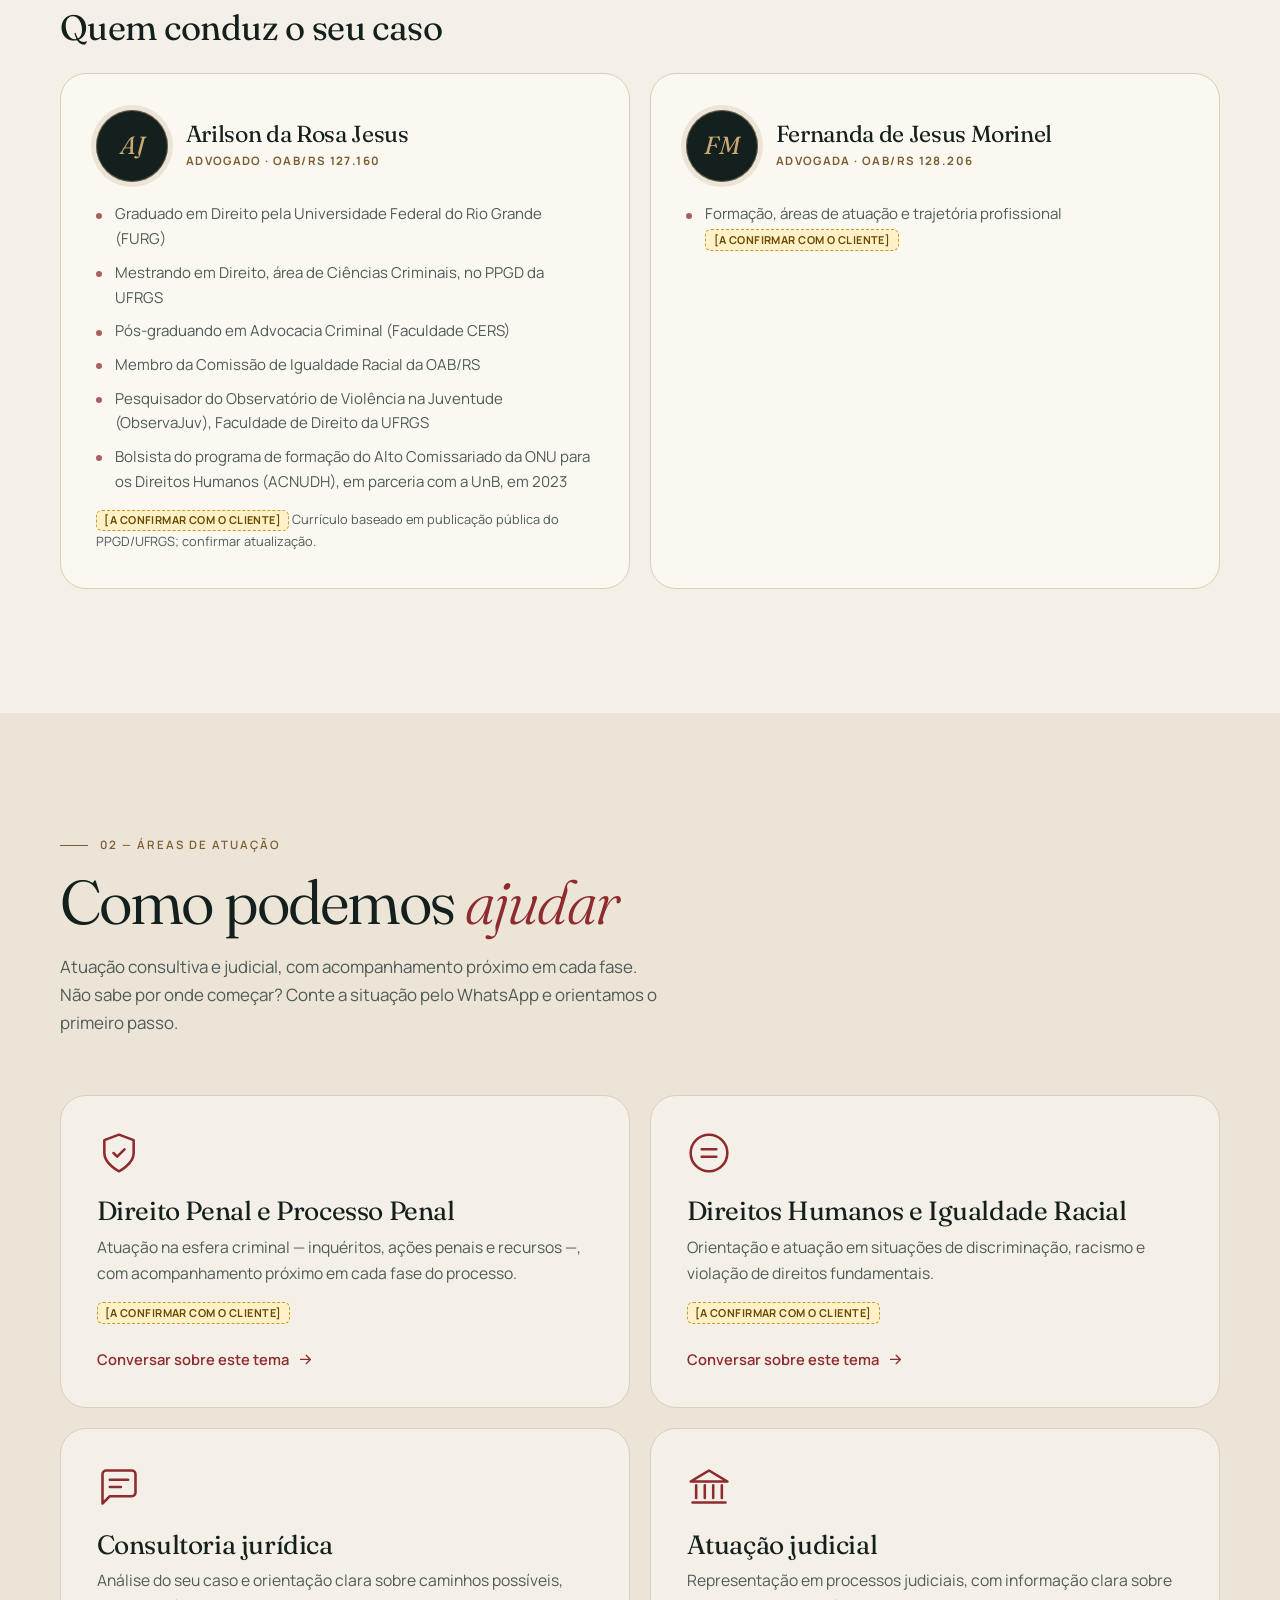
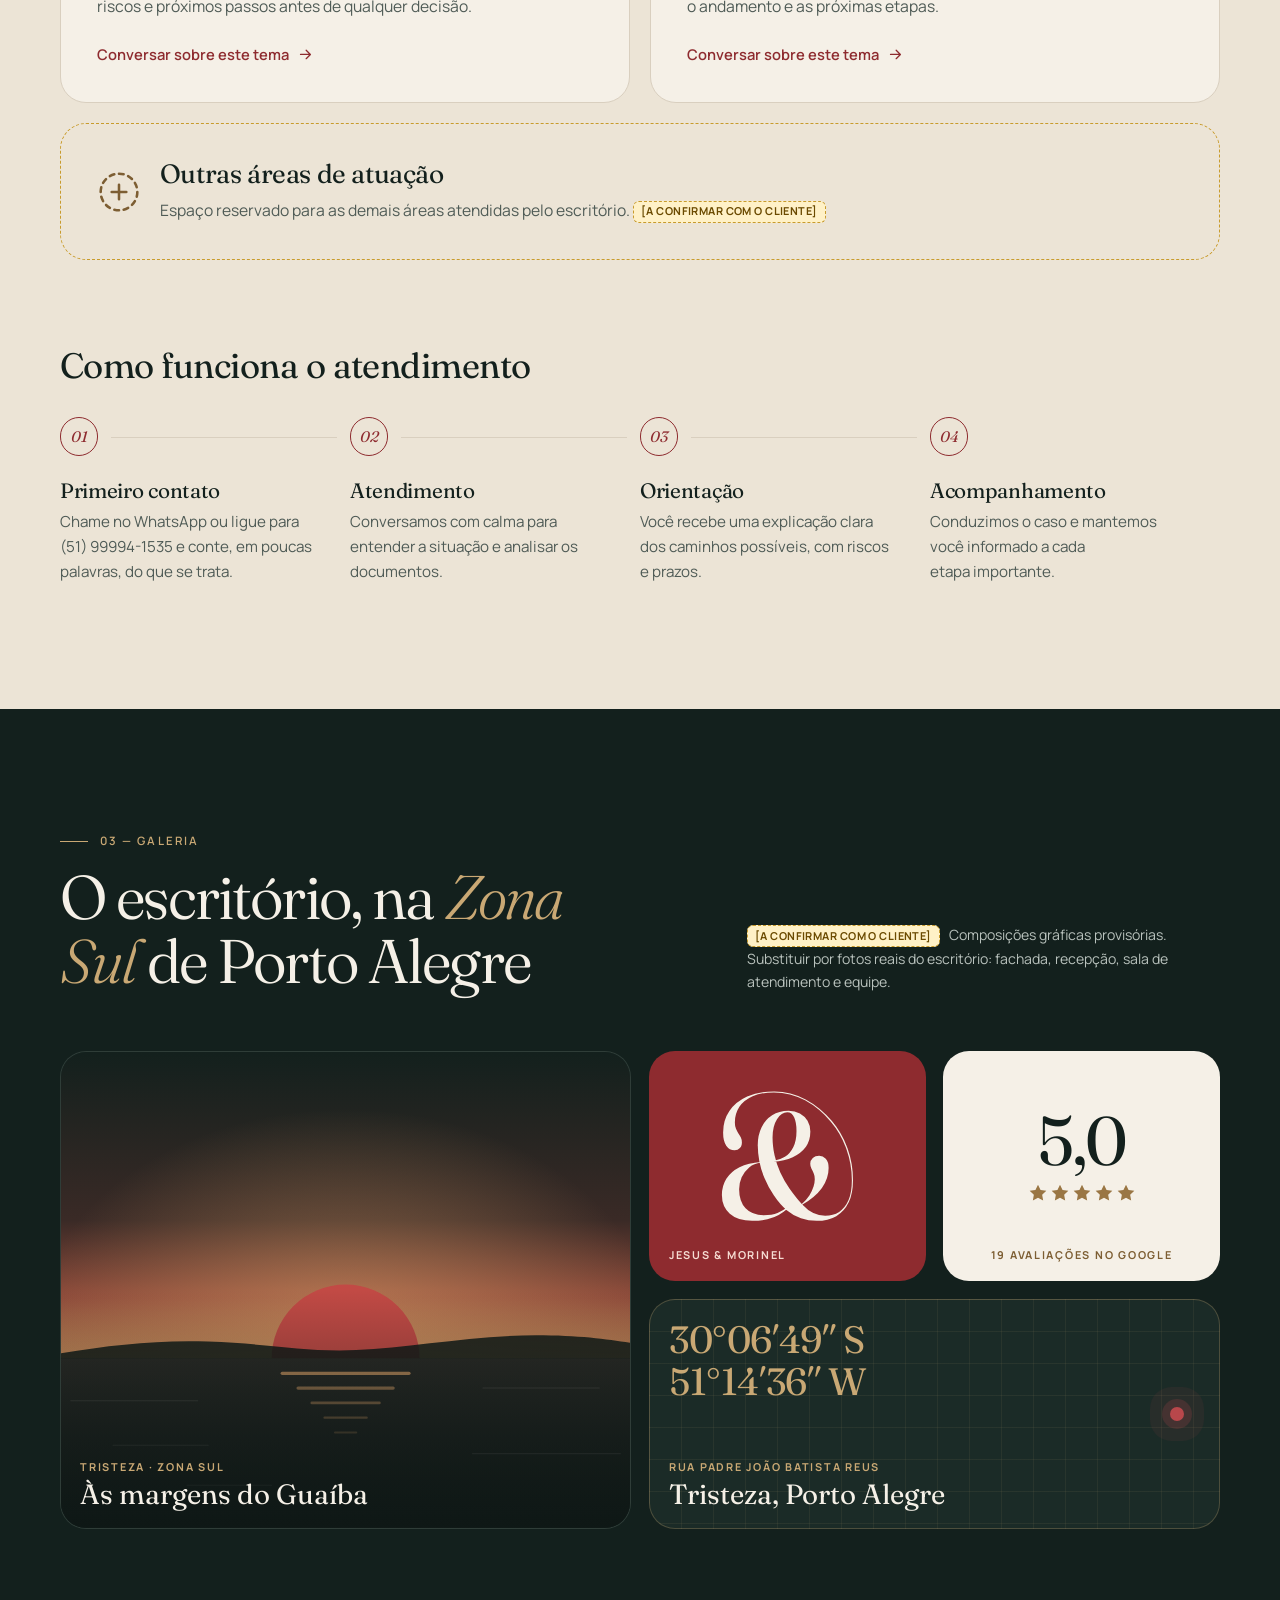
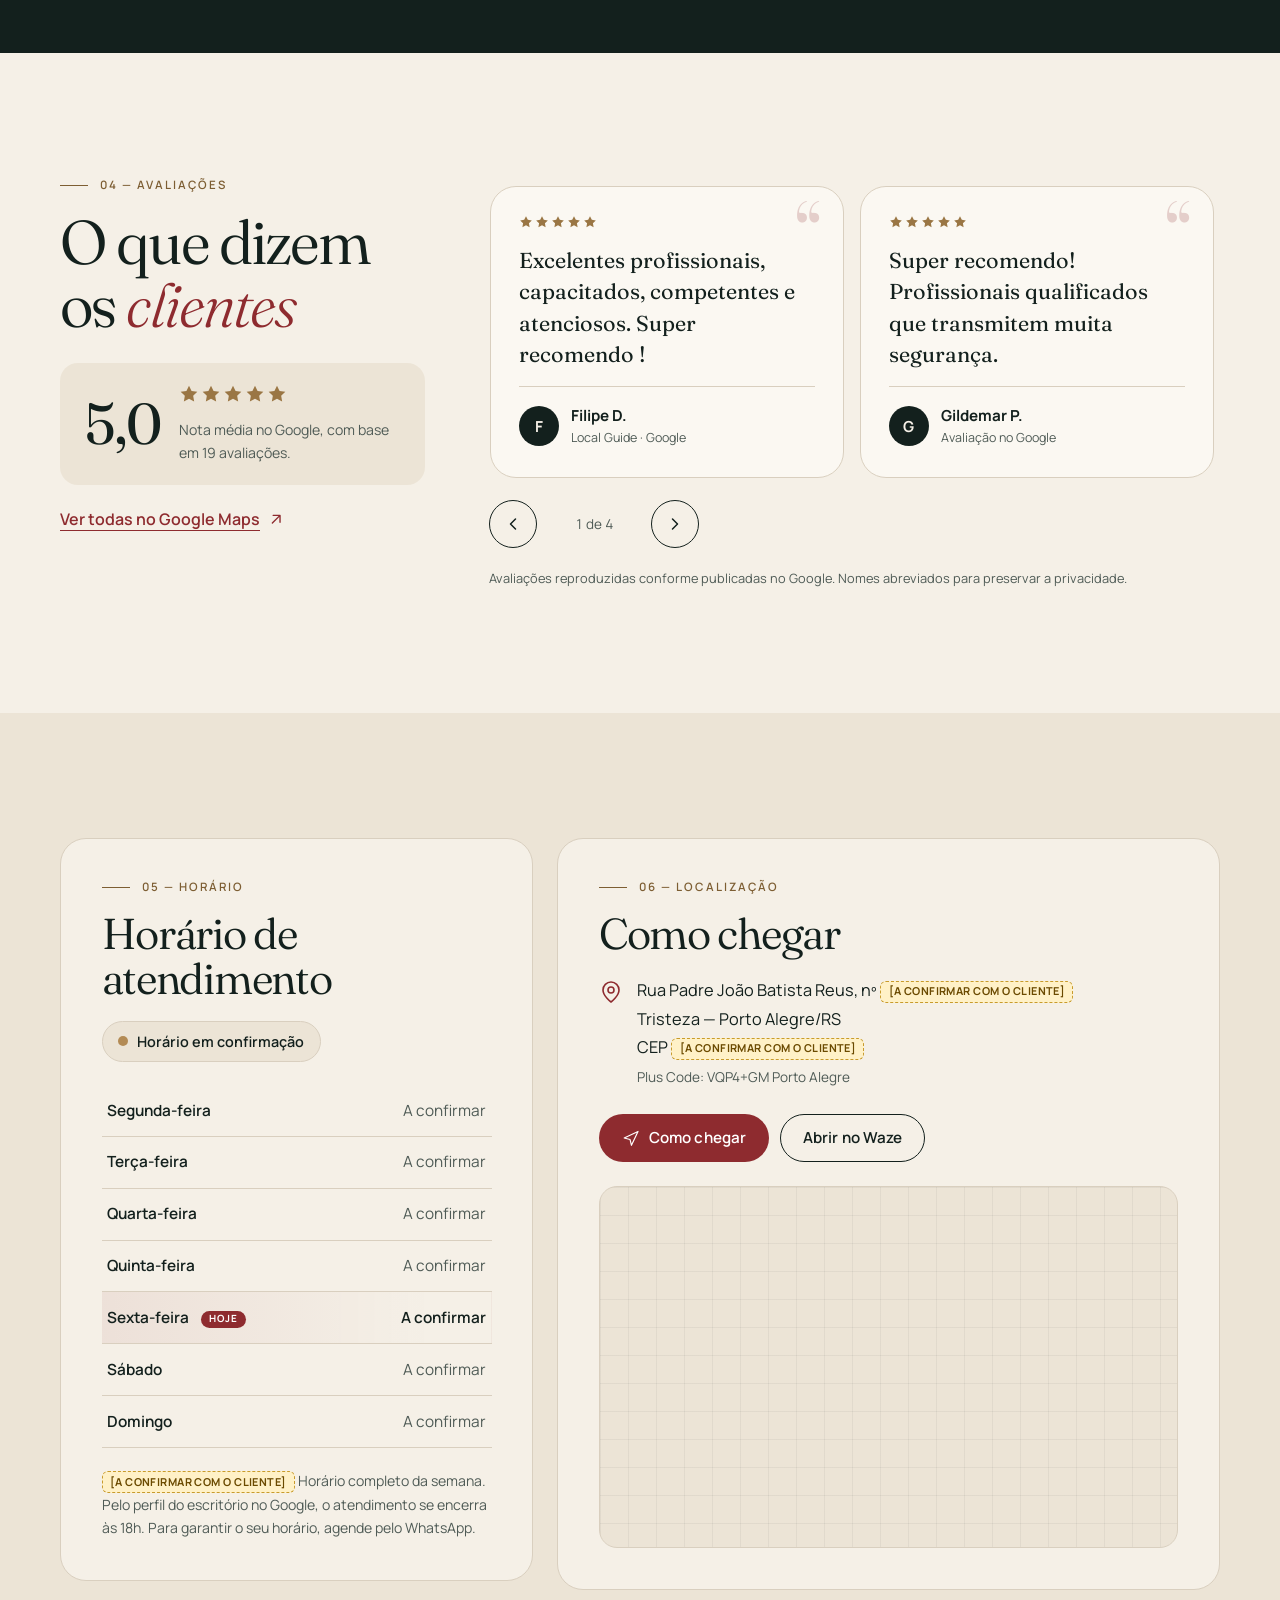
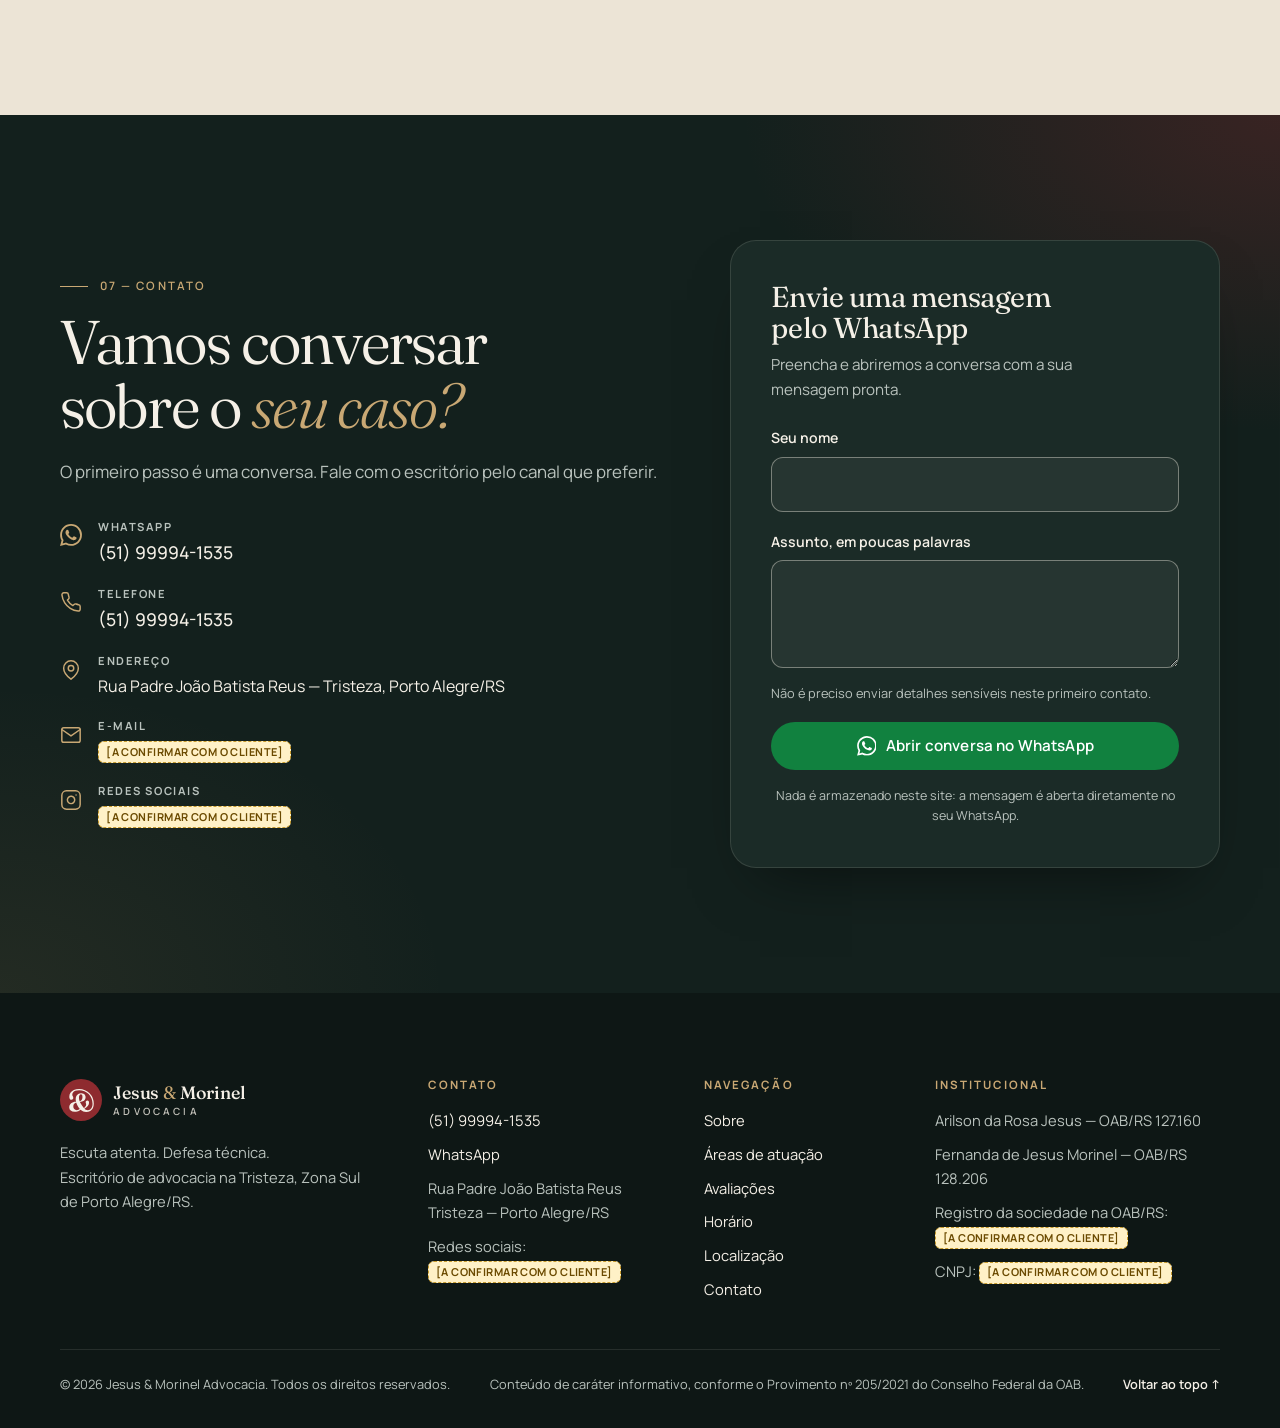
<file: jesus-morinel-advocacia/public/index.html>
<!doctype html>
<html lang="pt-BR">
<head>
  <meta charset="utf-8">
  <meta name="viewport" content="width=device-width, initial-scale=1, viewport-fit=cover">
  <script>
    document.documentElement.classList.add('js');
    /* Se o script principal não carregar, mostra todo o conteúdo sem animação. */
    setTimeout(function () { if (!window.__jmReady) document.documentElement.classList.remove('js'); }, 3000);
  </script>

  <title>Jesus &amp; Morinel Advocacia | Advogados na Tristeza, Porto Alegre/RS</title>
  <meta name="description" content="Escritório de advocacia no bairro Tristeza, Zona Sul de Porto Alegre/RS. Atendimento próximo, técnico e atento. WhatsApp e telefone: (51) 99994-1535.">
  <meta name="theme-color" content="#13201D">
  <meta name="format-detection" content="telephone=no">

  <!--
    DOMÍNIO: substitua "https://SEU-DOMINIO.com.br" pelo endereço final do site
    (aqui, no JSON-LD, em robots.txt e em sitemap.xml). Veja o README.
    Depois de definido o domínio, ative a URL canônica abaixo.
  -->
  <!-- <link rel="canonical" href="https://SEU-DOMINIO.com.br/"> -->

  <!-- Open Graph / redes sociais -->
  <meta property="og:type" content="website">
  <meta property="og:locale" content="pt_BR">
  <meta property="og:site_name" content="Jesus &amp; Morinel Advocacia">
  <meta property="og:title" content="Jesus &amp; Morinel Advocacia — Tristeza, Porto Alegre/RS">
  <meta property="og:description" content="Escuta atenta. Defesa técnica. Escritório de advocacia na Zona Sul de Porto Alegre. Fale pelo WhatsApp: (51) 99994-1535.">
  <meta property="og:url" content="https://SEU-DOMINIO.com.br/">
  <meta property="og:image" content="https://SEU-DOMINIO.com.br/assets/img/og-image.png">
  <meta property="og:image:width" content="1200">
  <meta property="og:image:height" content="630">
  <meta property="og:image:alt" content="Jesus &amp; Morinel Advocacia — escritório de advocacia na Tristeza, Porto Alegre/RS">
  <meta name="twitter:card" content="summary_large_image">
  <meta name="twitter:title" content="Jesus &amp; Morinel Advocacia — Tristeza, Porto Alegre/RS">
  <meta name="twitter:description" content="Escuta atenta. Defesa técnica. Escritório de advocacia na Zona Sul de Porto Alegre.">
  <meta name="twitter:image" content="https://SEU-DOMINIO.com.br/assets/img/og-image.png">

  <link rel="icon" href="assets/img/favicon.svg" type="image/svg+xml">
  <link rel="icon" href="assets/img/icon-192.png" type="image/png" sizes="192x192">
  <link rel="apple-touch-icon" href="assets/img/apple-touch-icon.png">
  <link rel="manifest" href="site.webmanifest">

  <link rel="preconnect" href="https://fonts.googleapis.com">
  <link rel="preconnect" href="https://fonts.gstatic.com" crossorigin>
  <link rel="stylesheet" href="https://fonts.googleapis.com/css2?family=Fraunces:ital,opsz,wght@0,9..144,300..600;1,9..144,300..500&amp;family=Manrope:wght@400;500;600;700&amp;display=swap">
  <link rel="stylesheet" href="assets/css/styles.css">
  <script src="assets/js/main.js" defer></script>

  <!--
    Dados estruturados (schema.org). Horário de funcionamento, número do imóvel e CEP
    ainda não confirmados: inclua "openingHoursSpecification", "postalCode" e o número
    em "streetAddress" assim que o cliente confirmar (modelo no README).
  -->
  <script type="application/ld+json">
  {
    "@context": "https://schema.org",
    "@type": ["LegalService", "LocalBusiness"],
    "@id": "https://SEU-DOMINIO.com.br/#escritorio",
    "name": "Jesus & Morinel Advocacia",
    "description": "Escritório de advocacia no bairro Tristeza, Zona Sul de Porto Alegre/RS.",
    "url": "https://SEU-DOMINIO.com.br/",
    "image": "https://SEU-DOMINIO.com.br/assets/img/og-image.png",
    "logo": "https://SEU-DOMINIO.com.br/assets/img/icon-512.png",
    "telephone": "+55 51 99994-1535",
    "address": {
      "@type": "PostalAddress",
      "streetAddress": "Rua Padre João Batista Reus - Tristeza",
      "addressLocality": "Porto Alegre",
      "addressRegion": "RS",
      "addressCountry": "BR"
    },
    "geo": {
      "@type": "GeoCoordinates",
      "latitude": -30.1136875,
      "longitude": -51.2433125
    },
    "hasMap": "https://www.google.com/maps/search/?api=1&query=-30.1136875%2C-51.2433125",
    "member": [
      { "@type": "Person", "name": "Arilson da Rosa Jesus", "jobTitle": "Advogado", "identifier": "OAB/RS 127.160" },
      { "@type": "Person", "name": "Fernanda de Jesus Morinel", "jobTitle": "Advogada", "identifier": "OAB/RS 128.206" }
    ]
  }
  </script>
</head>

<body>
  <!-- Ícones (sprite SVG) -->
  <svg class="sprite" aria-hidden="true" focusable="false" xmlns="http://www.w3.org/2000/svg">
    <symbol id="i-amp" viewBox="122 -1481 1538 1519"><path transform="scale(1 -1)" d="M1227 -22Q1359 -22 1452 32Q1545 86 1595 191Q1644 295 1644 445Q1644 636 1581 811Q1518 986 1402 1124Q1270 1282 1100 1373Q930 1465 739 1465Q560 1465 428 1405Q296 1345 224 1239Q152 1134 152 993Q152 894 188 842Q224 789 284 789Q322 789 345 814Q368 838 368 876Q368 909 356 934Q344 959 328 982Q312 1005 300 1035Q287 1065 287 1109Q287 1210 339 1288Q391 1365 491 1409Q591 1453 736 1453Q926 1453 1093 1362Q1260 1271 1389 1116Q1506 978 1568 803Q1631 628 1631 444Q1631 307 1593 216Q1554 126 1485 81Q1416 37 1324 37Q1251 37 1188 67Q1126 98 1061 167Q997 235 916 348Q853 438 809 534Q765 631 743 732Q720 833 720 936Q720 1067 771 1146Q822 1224 889 1224Q943 1224 969 1164Q995 1105 995 1011Q995 900 959 827Q923 753 862 713Q801 674 726 665L728 657Q856 666 952 709Q1047 751 1101 825Q1154 899 1154 1003Q1154 1073 1122 1127Q1090 1180 1034 1211Q977 1242 904 1242Q794 1242 715 1190Q635 1139 593 1050Q550 962 550 849Q550 759 568 663Q586 567 627 469Q667 371 734 271Q806 164 883 100Q960 36 1046 7Q1131 -22 1227 -22ZM1050 167 1055 160Q1209 248 1287 356Q1364 464 1364 585Q1364 656 1331 691Q1299 727 1255 727Q1210 727 1182 699Q1153 671 1153 634Q1153 604 1166 579Q1179 555 1192 526Q1205 498 1205 456Q1205 421 1191 372Q1176 323 1143 270Q1109 217 1050 167ZM586 648 587 655Q440 645 340 594Q240 543 189 461Q138 379 138 274Q138 140 229 59Q320 -22 486 -22Q586 -22 660 -4Q734 14 790 46Q847 79 891 118L884 132Q840 95 777 69Q714 43 618 43Q483 43 410 122Q336 201 336 341Q336 411 365 478Q395 544 451 591Q507 638 586 648Z"/></symbol>
    <symbol id="i-amp-sm" viewBox="119 -1570 1746 1627"><path transform="scale(1 -1)" d="M1318 -41Q1483 -41 1602 25Q1721 92 1785 220Q1849 348 1849 530Q1849 738 1775 926Q1701 1114 1553 1262Q1412 1404 1229 1479Q1046 1554 832 1554Q612 1554 457 1487Q303 1421 221 1301Q140 1181 140 1018Q140 924 179 864Q219 805 289 805Q345 805 382 839Q418 873 418 926Q418 965 408 993Q398 1021 384 1045Q370 1069 360 1097Q349 1125 349 1165Q349 1251 400 1323Q450 1394 556 1437Q661 1479 826 1479Q1027 1479 1195 1408Q1363 1336 1491 1206Q1633 1061 1698 884Q1763 708 1763 527Q1763 376 1718 277Q1674 178 1598 130Q1522 82 1427 82Q1358 82 1298 113Q1237 145 1172 217Q1107 288 1025 408Q956 508 909 600Q862 693 839 781Q815 870 815 959Q815 1066 855 1130Q895 1194 957 1194Q1004 1194 1032 1141Q1060 1089 1060 1005Q1060 912 1031 845Q1003 778 950 740Q897 701 824 692L835 645Q975 655 1074 698Q1173 742 1226 815Q1279 888 1279 984Q1279 1065 1240 1128Q1201 1190 1132 1226Q1062 1261 971 1261Q851 1261 765 1209Q679 1156 632 1065Q586 974 586 858Q586 759 610 662Q635 564 683 464Q732 364 804 258Q874 154 949 88Q1025 21 1115 -10Q1205 -41 1318 -41ZM1130 214 1160 171Q1344 258 1431 368Q1519 478 1519 600Q1519 673 1487 714Q1456 756 1402 756Q1349 756 1316 719Q1284 682 1284 630Q1284 602 1292 580Q1300 558 1309 533Q1317 508 1317 473Q1317 434 1298 392Q1279 350 1238 305Q1197 261 1130 214ZM653 623 652 679Q483 669 368 618Q253 567 194 483Q135 400 135 293Q135 140 237 55Q338 -30 522 -30Q617 -30 692 -11Q766 7 826 41Q885 75 934 122L894 177Q840 132 784 108Q727 83 655 83Q551 83 486 155Q421 226 421 344Q421 416 446 475Q471 533 523 572Q574 611 653 623Z"/></symbol>
    <symbol id="i-wa" viewBox="0 0 24 24"><path fill="currentColor" d="M17.472 14.382c-.297-.149-1.758-.867-2.03-.967-.273-.099-.471-.148-.67.15-.197.297-.767.966-.94 1.164-.173.199-.347.223-.644.075-.297-.15-1.255-.463-2.39-1.475-.883-.788-1.48-1.761-1.653-2.059-.173-.297-.018-.458.13-.606.134-.133.298-.347.446-.52.149-.174.198-.298.298-.497.099-.198.05-.371-.025-.52-.075-.149-.669-1.612-.916-2.207-.242-.579-.487-.5-.669-.51-.173-.008-.371-.01-.57-.01-.198 0-.52.074-.792.372-.272.297-1.04 1.016-1.04 2.479 0 1.462 1.065 2.875 1.213 3.074.149.198 2.096 3.2 5.077 4.487.709.306 1.262.489 1.694.625.712.227 1.36.195 1.871.118.571-.085 1.758-.719 2.006-1.413.248-.694.248-1.289.173-1.413-.074-.124-.272-.198-.57-.347m-5.421 7.403h-.004a9.87 9.87 0 01-5.031-1.378l-.361-.214-3.741.982.998-3.648-.235-.374a9.86 9.86 0 01-1.51-5.26c.001-5.45 4.436-9.884 9.888-9.884 2.64 0 5.122 1.03 6.988 2.898a9.825 9.825 0 012.893 6.994c-.003 5.45-4.437 9.884-9.885 9.884m8.413-18.297A11.815 11.815 0 0012.05 0C5.495 0 .16 5.335.157 11.892c0 2.096.547 4.142 1.588 5.945L.057 24l6.305-1.654a11.882 11.882 0 005.683 1.448h.005c6.554 0 11.89-5.335 11.893-11.893a11.821 11.821 0 00-3.48-8.413Z"/></symbol>
    <symbol id="i-phone" viewBox="0 0 24 24"><path fill="none" stroke="currentColor" stroke-width="1.6" stroke-linecap="round" stroke-linejoin="round" d="M22 16.92v3a2 2 0 0 1-2.18 2 19.79 19.79 0 0 1-8.63-3.07 19.5 19.5 0 0 1-6-6 19.79 19.79 0 0 1-3.07-8.67A2 2 0 0 1 4.11 2h3a2 2 0 0 1 2 1.72c.13.96.36 1.9.7 2.81a2 2 0 0 1-.45 2.11L8.09 9.91a16 16 0 0 0 6 6l1.27-1.27a2 2 0 0 1 2.11-.45c.91.34 1.85.57 2.81.7A2 2 0 0 1 22 16.92z"/></symbol>
    <symbol id="i-pin" viewBox="0 0 24 24"><g fill="none" stroke="currentColor" stroke-width="1.6" stroke-linecap="round" stroke-linejoin="round"><path d="M20 10c0 6-8 12-8 12s-8-6-8-12a8 8 0 0 1 16 0z"/><circle cx="12" cy="10" r="3"/></g></symbol>
    <symbol id="i-clock" viewBox="0 0 24 24"><g fill="none" stroke="currentColor" stroke-width="1.6" stroke-linecap="round" stroke-linejoin="round"><circle cx="12" cy="12" r="10"/><path d="M12 6v6l4 2"/></g></symbol>
    <symbol id="i-mail" viewBox="0 0 24 24"><g fill="none" stroke="currentColor" stroke-width="1.6" stroke-linecap="round" stroke-linejoin="round"><rect x="2" y="4" width="20" height="16" rx="2"/><path d="m22 6-10 7L2 6"/></g></symbol>
    <symbol id="i-instagram" viewBox="0 0 24 24"><g fill="none" stroke="currentColor" stroke-width="1.6" stroke-linecap="round" stroke-linejoin="round"><rect x="2" y="2" width="20" height="20" rx="5"/><path d="M16 11.37A4 4 0 1 1 12.63 8 4 4 0 0 1 16 11.37z"/><path d="M17.5 6.5h.01"/></g></symbol>
    <symbol id="i-arrow" viewBox="0 0 24 24"><path fill="none" stroke="currentColor" stroke-width="1.8" stroke-linecap="round" stroke-linejoin="round" d="M5 12h14M13 6l6 6-6 6"/></symbol>
    <symbol id="i-external" viewBox="0 0 24 24"><path fill="none" stroke="currentColor" stroke-width="1.8" stroke-linecap="round" stroke-linejoin="round" d="M7 17 17 7M8 7h9v9"/></symbol>
    <symbol id="i-chevron-left" viewBox="0 0 24 24"><path fill="none" stroke="currentColor" stroke-width="1.8" stroke-linecap="round" stroke-linejoin="round" d="m15 18-6-6 6-6"/></symbol>
    <symbol id="i-chevron-right" viewBox="0 0 24 24"><path fill="none" stroke="currentColor" stroke-width="1.8" stroke-linecap="round" stroke-linejoin="round" d="m9 18 6-6-6-6"/></symbol>
    <symbol id="i-nav" viewBox="0 0 24 24"><path fill="none" stroke="currentColor" stroke-width="1.6" stroke-linecap="round" stroke-linejoin="round" d="M3 11 22 2l-9 19-2-8-8-2z"/></symbol>
    <symbol id="i-shield" viewBox="0 0 24 24"><g fill="none" stroke="currentColor" stroke-width="1.4" stroke-linecap="round" stroke-linejoin="round"><path d="M12 22s8-4 8-10V5l-8-3-8 3v7c0 6 8 10 8 10z"/><path d="m9 12 2 2 4-4"/></g></symbol>
    <symbol id="i-equal" viewBox="0 0 24 24"><g fill="none" stroke="currentColor" stroke-width="1.4" stroke-linecap="round"><circle cx="12" cy="12" r="10"/><path d="M8 10h8M8 14h8"/></g></symbol>
    <symbol id="i-chat" viewBox="0 0 24 24"><g fill="none" stroke="currentColor" stroke-width="1.4" stroke-linecap="round" stroke-linejoin="round"><path d="M21 15a2 2 0 0 1-2 2H7l-4 4V5a2 2 0 0 1 2-2h14a2 2 0 0 1 2 2z"/><path d="M7 8h10M7 12h6"/></g></symbol>
    <symbol id="i-court" viewBox="0 0 24 24"><g fill="none" stroke="currentColor" stroke-width="1.4" stroke-linecap="round" stroke-linejoin="round"><path d="M2 9 12 3l10 6H2z"/><path d="M5 11v7M9.7 11v7M14.3 11v7M19 11v7M3 20.5h18"/></g></symbol>
    <symbol id="i-plus" viewBox="0 0 24 24"><g fill="none" stroke="currentColor" stroke-width="1.4" stroke-linecap="round"><circle cx="12" cy="12" r="10" stroke-dasharray="2.6 2.6"/><path d="M12 8v8M8 12h8"/></g></symbol>
    <symbol id="i-star" viewBox="0 0 24 24"><path fill="currentColor" d="m12 2 3.09 6.26L22 9.27l-5 4.87 1.18 6.88L12 17.77l-6.18 3.25L7 14.14 2 9.27l6.91-1.01L12 2z"/></symbol>
  </svg>

  <a class="skip-link" href="#conteudo">Pular para o conteúdo</a>

  <!-- 1. HEADER -->
  <header class="site-header" data-header>
    <div class="container header-inner">
      <a class="brand" href="#inicio" aria-label="Jesus &amp; Morinel Advocacia — voltar ao início">
        <span class="brand-mark" aria-hidden="true"><svg><use href="#i-amp-sm"/></svg></span>
        <span class="brand-text" aria-hidden="true">
          <span class="brand-name">Jesus <i>&amp;</i> Morinel</span>
          <span class="brand-sub">Advocacia</span>
        </span>
      </a>

      <nav class="nav" aria-label="Navegação principal">
        <button class="nav-toggle" type="button" aria-expanded="false" aria-controls="menu" data-nav-toggle>
          <span class="nav-toggle-bars" aria-hidden="true"></span>
          <span class="sr-only">Abrir menu</span>
        </button>
        <div class="nav-panel" id="menu" data-nav-panel>
          <ul class="nav-list">
            <li><a href="#sobre">Sobre</a></li>
            <li><a href="#atuacao">Atuação</a></li>
            <li><a href="#galeria">Galeria</a></li>
            <li><a href="#avaliacoes">Avaliações</a></li>
            <li><a href="#horario">Horário</a></li>
            <li><a href="#localizacao">Localização</a></li>
            <li><a href="#contato">Contato</a></li>
          </ul>
          <div class="nav-panel-cta">
            <a class="btn btn-wa" href="https://wa.me/5551999941535?text=Ol%C3%A1!%20Encontrei%20o%20site%20do%20Jesus%20%26%20Morinel%20Advocacia%20e%20gostaria%20de%20agendar%20um%20atendimento." target="_blank" rel="noopener">
              <svg class="icon" aria-hidden="true"><use href="#i-wa"/></svg> Chamar no WhatsApp
            </a>
            <a class="btn btn-ghost" href="tel:+5551999941535">
              <svg class="icon" aria-hidden="true"><use href="#i-phone"/></svg> (51) 99994-1535
            </a>
          </div>
        </div>
      </nav>

      <a class="btn btn-accent btn-sm header-cta" href="tel:+5551999941535">
        <svg class="icon" aria-hidden="true"><use href="#i-phone"/></svg>
        <span>Ligar agora</span>
      </a>
    </div>
  </header>

  <main id="conteudo">

    <!-- 2. HERO -->
    <section class="hero theme-dark" id="inicio" aria-labelledby="hero-title">
      <div class="hero-bg" aria-hidden="true">
        <svg class="hero-waterlines" viewBox="0 0 1440 220" preserveAspectRatio="none">
          <defs>
            <linearGradient id="waterline-fade" gradientUnits="userSpaceOnUse" x1="0" y1="0" x2="1440" y2="0">
              <stop offset="0" stop-color="currentColor" stop-opacity="0"/>
              <stop offset=".5" stop-color="currentColor"/>
              <stop offset="1" stop-color="currentColor" stop-opacity="0"/>
            </linearGradient>
          </defs>
          <g stroke="url(#waterline-fade)" stroke-linecap="round">
            <path d="M0 20H1440" opacity=".22"/>
            <path d="M120 58H1320" opacity=".18"/>
            <path d="M260 92H1180" opacity=".14"/>
            <path d="M380 122H1060" opacity=".11"/>
            <path d="M500 148H940" opacity=".08"/>
            <path d="M600 170H840" opacity=".06"/>
          </g>
        </svg>
      </div>

      <div class="container hero-grid">
        <div class="hero-copy">
          <p class="eyebrow" data-reveal><span class="dot" aria-hidden="true"></span>Escritório de advocacia · Tristeza, Porto Alegre/RS</p>
          <h1 class="hero-title" id="hero-title" data-reveal style="--d:.08s">
            <span class="hero-name">Jesus <span class="amp">&amp;</span> Morinel</span>
            <span class="hero-kicker"> Advocacia</span>
          </h1>
          <p class="hero-claim" data-reveal style="--d:.16s">Escuta atenta. <em>Defesa técnica.</em></p>
          <p class="hero-lead" data-reveal style="--d:.22s">
            Advocacia próxima, na Zona Sul de Porto Alegre. Ouvimos com cuidado, explicamos com clareza
            e acompanhamos o seu caso em cada etapa.
          </p>
          <div class="hero-actions" data-reveal style="--d:.28s">
            <a class="btn btn-wa btn-lg" href="https://wa.me/5551999941535?text=Ol%C3%A1!%20Encontrei%20o%20site%20do%20Jesus%20%26%20Morinel%20Advocacia%20e%20gostaria%20de%20agendar%20um%20atendimento." target="_blank" rel="noopener">
              <svg class="icon" aria-hidden="true"><use href="#i-wa"/></svg>
              Conversar no WhatsApp
              <span class="sr-only">(abre em nova aba)</span>
            </a>
            <a class="btn btn-ghost btn-lg" href="tel:+5551999941535">
              <svg class="icon" aria-hidden="true"><use href="#i-phone"/></svg>
              (51) 99994-1535
            </a>
          </div>
          <ul class="hero-proof" data-reveal style="--d:.34s">
            <li>
              <span class="proof-score">5,0</span>
              <span class="stars" role="img" aria-label="Nota 5 de 5">
                <svg aria-hidden="true"><use href="#i-star"/></svg><svg aria-hidden="true"><use href="#i-star"/></svg><svg aria-hidden="true"><use href="#i-star"/></svg><svg aria-hidden="true"><use href="#i-star"/></svg><svg aria-hidden="true"><use href="#i-star"/></svg>
              </span>
              <span>19 avaliações no Google</span>
            </li>
            <li>OAB/RS 127.160 · OAB/RS 128.206</li>
          </ul>
        </div>

        <div class="hero-art" aria-hidden="true">
          <svg class="seal" viewBox="0 0 400 400">
            <defs>
              <path id="seal-circle" d="M200 200m-168 0a168 168 0 1 1 336 0a168 168 0 1 1-336 0"/>
              <linearGradient id="sun" x1="0" y1="0" x2="0" y2="1">
                <stop offset="0" stop-color="#B8474B"/>
                <stop offset=".55" stop-color="#8E2B2F"/>
                <stop offset="1" stop-color="#5E1C1F"/>
              </linearGradient>
              <mask id="sun-lines">
                <rect width="400" height="400" fill="#fff"/>
                <g fill="#000">
                  <rect x="0" y="238" width="400" height="3"/>
                  <rect x="0" y="256" width="400" height="4"/>
                  <rect x="0" y="275" width="400" height="5"/>
                  <rect x="0" y="295" width="400" height="6"/>
                </g>
              </mask>
            </defs>
            <circle cx="200" cy="200" r="190" class="seal-ring"/>
            <circle cx="200" cy="200" r="146" class="seal-ring seal-ring--inner"/>
            <g class="seal-text">
              <text><textPath href="#seal-circle" textLength="1040">JESUS &amp; MORINEL · ADVOCACIA · PORTO ALEGRE · RS ·</textPath></text>
            </g>
            <circle cx="200" cy="200" r="128" fill="url(#sun)" mask="url(#sun-lines)"/>
            <use href="#i-amp" x="126" y="124" width="148" height="148" class="seal-amp"/>
          </svg>
        </div>
      </div>

      <a class="scroll-cue" href="#sobre">
        <span>Conheça o escritório</span>
        <span class="scroll-cue-line" aria-hidden="true"></span>
      </a>
    </section>

    <!-- 3. SOBRE -->
    <section class="section section-about" id="sobre" aria-labelledby="sobre-title">
      <div class="container">
        <div class="about-grid">
          <div class="about-intro">
            <p class="section-label" data-reveal>01 — Sobre o escritório</p>
            <h2 class="section-title" id="sobre-title" data-reveal style="--d:.06s">Advocacia <em>de perto.</em></h2>
            <p class="about-sub" data-reveal style="--d:.12s">Na Tristeza, Zona Sul de Porto Alegre.</p>
          </div>
          <div class="about-body">
            <p class="lead" data-reveal>
              O Jesus &amp; Morinel Advocacia é conduzido pelos advogados <strong>Arilson da Rosa Jesus</strong>
              e <strong>Fernanda de Jesus Morinel</strong>, inscritos na OAB do Rio Grande do Sul, com escritório
              na Rua Padre João Batista Reus, no bairro Tristeza.
            </p>
            <p data-reveal>
              Quem procura um advogado raramente chega tranquilo. Por isso, o atendimento começa pela escuta:
              entender a sua história, explicar em linguagem clara quais são os caminhos possíveis e acompanhar
              cada etapa com responsabilidade.
            </p>
            <p data-reveal>
              Atenção, preparo e segurança são qualidades destacadas nas avaliações públicas do escritório no Google.
            </p>

            <ul class="pillars">
              <li class="pillar" data-reveal>
                <span class="pillar-num" aria-hidden="true">i.</span>
                <h3>Escuta</h3>
                <p>Cada caso começa por entender a pessoa e a situação por inteiro.</p>
              </li>
              <li class="pillar" data-reveal style="--d:.08s">
                <span class="pillar-num" aria-hidden="true">ii.</span>
                <h3>Clareza</h3>
                <p>Explicações sem juridiquês sobre riscos, prazos e possibilidades.</p>
              </li>
              <li class="pillar" data-reveal style="--d:.16s">
                <span class="pillar-num" aria-hidden="true">iii.</span>
                <h3>Compromisso</h3>
                <p>Acompanhamento próximo, do primeiro contato ao encerramento do caso.</p>
              </li>
            </ul>
          </div>
        </div>

        <div class="team">
          <h3 class="team-title" data-reveal>Quem conduz o seu caso</h3>
          <div class="team-grid">
            <article class="person" data-reveal>
              <div class="person-head">
                <!-- FOTO: substitua o monograma por <img src="assets/img/arilson.webp" alt="Arilson da Rosa Jesus" width="96" height="96" loading="lazy"> -->
                <span class="person-avatar" aria-hidden="true">AJ</span>
                <div>
                  <h4 class="person-name">Arilson da Rosa Jesus</h4>
                  <p class="person-role">Advogado · OAB/RS 127.160</p>
                </div>
              </div>
              <ul class="person-bio">
                <li>Graduado em Direito pela Universidade Federal do Rio Grande (FURG)</li>
                <li>Mestrando em Direito, área de Ciências Criminais, no PPGD da UFRGS</li>
                <li>Pós-graduando em Advocacia Criminal (Faculdade CERS)</li>
                <li>Membro da Comissão de Igualdade Racial da OAB/RS</li>
                <li>Pesquisador do Observatório de Violência na Juventude (ObservaJuv), Faculdade de Direito da UFRGS</li>
                <li>Bolsista do programa de formação do Alto Comissariado da ONU para os Direitos Humanos (ACNUDH), em parceria com a UnB, em 2023</li>
              </ul>
              <p class="tbc-note"><span class="tbc" title="Currículo extraído de publicação pública do PPGD/UFRGS. Confirmar se as informações estão atualizadas.">[A CONFIRMAR COM O CLIENTE]</span> Currículo baseado em publicação pública do PPGD/UFRGS; confirmar atualização.</p>
            </article>

            <article class="person" data-reveal style="--d:.08s">
              <div class="person-head">
                <!-- FOTO: substitua o monograma por <img src="assets/img/fernanda.webp" alt="Fernanda de Jesus Morinel" width="96" height="96" loading="lazy"> -->
                <span class="person-avatar" aria-hidden="true">FM</span>
                <div>
                  <h4 class="person-name">Fernanda de Jesus Morinel</h4>
                  <p class="person-role">Advogada · OAB/RS 128.206</p>
                </div>
              </div>
              <ul class="person-bio">
                <li>Formação, áreas de atuação e trajetória profissional <span class="tbc">[A CONFIRMAR COM O CLIENTE]</span></li>
              </ul>
            </article>
          </div>
        </div>
      </div>
    </section>

    <!-- 4. ÁREAS DE ATUAÇÃO -->
    <section class="section section-services" id="atuacao" aria-labelledby="atuacao-title">
      <div class="container">
        <header class="section-head">
          <p class="section-label" data-reveal>02 — Áreas de atuação</p>
          <h2 class="section-title" id="atuacao-title" data-reveal style="--d:.06s">Como podemos <em>ajudar</em></h2>
          <p class="section-intro" data-reveal style="--d:.12s">
            Atuação consultiva e judicial, com acompanhamento próximo em cada fase.
            Não sabe por onde começar? Conte a situação pelo WhatsApp e orientamos o primeiro passo.
          </p>
        </header>

        <div class="services-grid">
          <article class="service" data-reveal>
            <svg class="service-icon" aria-hidden="true"><use href="#i-shield"/></svg>
            <h3>Direito Penal e Processo Penal</h3>
            <p>Atuação na esfera criminal — inquéritos, ações penais e recursos —, com acompanhamento próximo em cada fase do processo.</p>
            <p class="tbc-note"><span class="tbc" title="Área inferida pela formação do Dr. Arilson (pós-graduação em Advocacia Criminal e mestrado em Ciências Criminais). Confirmar com o escritório.">[A CONFIRMAR COM O CLIENTE]</span></p>
            <a class="service-link" href="https://wa.me/5551999941535?text=Ol%C3%A1!%20Gostaria%20de%20orienta%C3%A7%C3%A3o%20sobre%20Direito%20Penal." target="_blank" rel="noopener">
              Conversar sobre este tema <svg class="icon" aria-hidden="true"><use href="#i-arrow"/></svg>
              <span class="sr-only">(WhatsApp, abre em nova aba)</span>
            </a>
          </article>

          <article class="service" data-reveal style="--d:.06s">
            <svg class="service-icon" aria-hidden="true"><use href="#i-equal"/></svg>
            <h3>Direitos Humanos e Igualdade Racial</h3>
            <p>Orientação e atuação em situações de discriminação, racismo e violação de direitos fundamentais.</p>
            <p class="tbc-note"><span class="tbc" title="Área inferida pela trajetória do Dr. Arilson (Comissão de Igualdade Racial da OAB/RS e programa do ACNUDH). Confirmar com o escritório.">[A CONFIRMAR COM O CLIENTE]</span></p>
            <a class="service-link" href="https://wa.me/5551999941535?text=Ol%C3%A1!%20Gostaria%20de%20orienta%C3%A7%C3%A3o%20sobre%20Direitos%20Humanos%20e%20Igualdade%20Racial." target="_blank" rel="noopener">
              Conversar sobre este tema <svg class="icon" aria-hidden="true"><use href="#i-arrow"/></svg>
              <span class="sr-only">(WhatsApp, abre em nova aba)</span>
            </a>
          </article>

          <article class="service" data-reveal>
            <svg class="service-icon" aria-hidden="true"><use href="#i-chat"/></svg>
            <h3>Consultoria jurídica</h3>
            <p>Análise do seu caso e orientação clara sobre caminhos possíveis, riscos e próximos passos antes de qualquer decisão.</p>
            <a class="service-link" href="https://wa.me/5551999941535?text=Ol%C3%A1!%20Gostaria%20de%20agendar%20uma%20consulta%20jur%C3%ADdica." target="_blank" rel="noopener">
              Conversar sobre este tema <svg class="icon" aria-hidden="true"><use href="#i-arrow"/></svg>
              <span class="sr-only">(WhatsApp, abre em nova aba)</span>
            </a>
          </article>

          <article class="service" data-reveal style="--d:.06s">
            <svg class="service-icon" aria-hidden="true"><use href="#i-court"/></svg>
            <h3>Atuação judicial</h3>
            <p>Representação em processos judiciais, com informação clara sobre o andamento e as próximas etapas.</p>
            <a class="service-link" href="https://wa.me/5551999941535?text=Ol%C3%A1!%20Gostaria%20de%20falar%20sobre%20um%20processo%20judicial." target="_blank" rel="noopener">
              Conversar sobre este tema <svg class="icon" aria-hidden="true"><use href="#i-arrow"/></svg>
              <span class="sr-only">(WhatsApp, abre em nova aba)</span>
            </a>
          </article>

          <article class="service service--placeholder" data-reveal>
            <svg class="service-icon" aria-hidden="true"><use href="#i-plus"/></svg>
            <div>
              <h3>Outras áreas de atuação</h3>
              <p>Espaço reservado para as demais áreas atendidas pelo escritório. <span class="tbc">[A CONFIRMAR COM O CLIENTE]</span></p>
            </div>
          </article>
        </div>

        <div class="process">
          <h3 class="process-title" data-reveal>Como funciona o atendimento</h3>
          <ol class="process-steps">
            <li class="step" data-reveal>
              <span class="step-num" aria-hidden="true">01</span>
              <h4>Primeiro contato</h4>
              <p>Chame no WhatsApp ou ligue para (51) 99994-1535 e conte, em poucas palavras, do que se trata.</p>
            </li>
            <li class="step" data-reveal style="--d:.08s">
              <span class="step-num" aria-hidden="true">02</span>
              <h4>Atendimento</h4>
              <p>Conversamos com calma para entender a situação e analisar os documentos.</p>
            </li>
            <li class="step" data-reveal style="--d:.16s">
              <span class="step-num" aria-hidden="true">03</span>
              <h4>Orientação</h4>
              <p>Você recebe uma explicação clara dos caminhos possíveis, com riscos e prazos.</p>
            </li>
            <li class="step" data-reveal style="--d:.24s">
              <span class="step-num" aria-hidden="true">04</span>
              <h4>Acompanhamento</h4>
              <p>Conduzimos o caso e mantemos você informado a cada etapa importante.</p>
            </li>
          </ol>
        </div>
      </div>
    </section>

    <!-- 5. GALERIA -->
    <section class="section section-gallery theme-dark" id="galeria" aria-labelledby="galeria-title">
      <div class="container">
        <header class="section-head section-head--split">
          <div>
            <p class="section-label" data-reveal>03 — Galeria</p>
            <h2 class="section-title" id="galeria-title" data-reveal style="--d:.06s">O escritório, na <em>Zona Sul</em> de Porto Alegre</h2>
          </div>
          <p class="gallery-note" data-reveal style="--d:.12s">
            <span class="tbc">[A CONFIRMAR COM O CLIENTE]</span>
            Composições gráficas provisórias. Substituir por fotos reais do escritório: fachada, recepção, sala de atendimento e equipe.
          </p>
        </header>

        <div class="bento">
          <!-- FOTO 1: substitua o <svg> por <img src="assets/img/escritorio-1.webp" alt="Descrição da foto" loading="lazy" width="1200" height="900"> -->
          <figure class="tile tile--sunset" data-reveal>
            <svg viewBox="0 0 600 450" preserveAspectRatio="xMidYMid slice" role="img" aria-label="Ilustração: pôr do sol sobre o Guaíba, na Zona Sul de Porto Alegre">
              <defs>
                <linearGradient id="sky" x1="0" y1="0" x2="0" y2="1">
                  <stop offset="0" stop-color="#13201D"/>
                  <stop offset=".55" stop-color="#3A2A26"/>
                  <stop offset=".8" stop-color="#8E4A3A"/>
                  <stop offset="1" stop-color="#C98C5A"/>
                </linearGradient>
                <linearGradient id="water" x1="0" y1="0" x2="0" y2="1">
                  <stop offset="0" stop-color="#2A2A26"/>
                  <stop offset="1" stop-color="#101A18"/>
                </linearGradient>
                <radialGradient id="glow" cx=".5" cy=".62" r=".5">
                  <stop offset="0" stop-color="#E0A46A" stop-opacity=".55"/>
                  <stop offset="1" stop-color="#E0A46A" stop-opacity="0"/>
                </radialGradient>
                <clipPath id="above-water"><rect width="600" height="290"/></clipPath>
              </defs>
              <rect width="600" height="290" fill="url(#sky)"/>
              <rect width="600" height="450" fill="url(#glow)"/>
              <circle cx="300" cy="290" r="70" fill="#C24A45" clip-path="url(#above-water)"/>
              <path d="M0 290c60-10 110-18 170-16s90 10 140 8 110-14 170-14 90 8 120 12v20H0z" fill="#0F1917" opacity=".85"/>
              <rect y="290" width="600" height="160" fill="url(#water)"/>
              <g stroke="#E0A46A" stroke-linecap="round">
                <path d="M240 304h120" stroke-width="3" opacity=".75"/>
                <path d="M255 318h90" stroke-width="3" opacity=".6"/>
                <path d="M268 332h64" stroke-width="2.5" opacity=".5"/>
                <path d="M280 346h40" stroke-width="2" opacity=".4"/>
                <path d="M290 360h20" stroke-width="2" opacity=".3"/>
              </g>
              <g stroke="#F5F0E7" stroke-linecap="round" opacity=".12">
                <path d="M40 330h120M430 318h110M80 372h90M420 380h140M150 410h80"/>
              </g>
            </svg>
            <figcaption>
              <span class="tile-kicker">Tristeza · Zona Sul</span>
              <span class="tile-title">Às margens do Guaíba</span>
            </figcaption>
          </figure>

          <!-- FOTO 2 -->
          <figure class="tile tile--amp" data-reveal style="--d:.06s">
            <svg class="tile-amp" role="img" aria-label="Monograma do escritório: o e comercial de Jesus &amp; Morinel"><use href="#i-amp"/></svg>
            <figcaption><span class="tile-kicker">Jesus &amp; Morinel</span></figcaption>
          </figure>

          <!-- FOTO 3 -->
          <figure class="tile tile--rating" data-reveal style="--d:.12s">
            <div class="tile-rating">
              <span class="tile-score">5,0</span>
              <span class="stars stars--lg" role="img" aria-label="Nota 5 de 5">
                <svg aria-hidden="true"><use href="#i-star"/></svg><svg aria-hidden="true"><use href="#i-star"/></svg><svg aria-hidden="true"><use href="#i-star"/></svg><svg aria-hidden="true"><use href="#i-star"/></svg><svg aria-hidden="true"><use href="#i-star"/></svg>
              </span>
            </div>
            <figcaption><span class="tile-kicker">19 avaliações no Google</span></figcaption>
          </figure>

          <!-- FOTO 4 -->
          <figure class="tile tile--coords" data-reveal style="--d:.06s">
            <div class="tile-coords">
              <span class="coord">30°06′49″ S</span>
              <span class="coord">51°14′36″ W</span>
            </div>
            <figcaption>
              <span class="tile-kicker">Rua Padre João Batista Reus</span>
              <span class="tile-title">Tristeza, Porto Alegre</span>
            </figcaption>
          </figure>
        </div>
      </div>
    </section>

    <!-- 6. DEPOIMENTOS / AVALIAÇÕES -->
    <section class="section section-reviews" id="avaliacoes" aria-labelledby="avaliacoes-title">
      <div class="container reviews-grid">
        <div class="reviews-summary">
          <p class="section-label" data-reveal>04 — Avaliações</p>
          <h2 class="section-title" id="avaliacoes-title" data-reveal style="--d:.06s">O que dizem os <em>clientes</em></h2>
          <div class="rating-card" data-reveal style="--d:.12s">
            <span class="rating-score">5,0</span>
            <div>
              <span class="stars stars--lg" role="img" aria-label="Nota média 5 de 5">
                <svg aria-hidden="true"><use href="#i-star"/></svg><svg aria-hidden="true"><use href="#i-star"/></svg><svg aria-hidden="true"><use href="#i-star"/></svg><svg aria-hidden="true"><use href="#i-star"/></svg><svg aria-hidden="true"><use href="#i-star"/></svg>
              </span>
              <p class="rating-caption">Nota média no Google, com base em 19 avaliações.</p>
            </div>
          </div>
          <a class="text-link" href="https://www.google.com/maps/search/?api=1&amp;query=JESUS%20%26%20MORINEL%20ADVOCACIA%20Porto%20Alegre" target="_blank" rel="noopener" data-reveal style="--d:.16s">
            Ver todas no Google Maps <svg class="icon" aria-hidden="true"><use href="#i-external"/></svg>
            <span class="sr-only">(abre em nova aba)</span>
          </a>
        </div>

        <div class="carousel" data-carousel role="region" aria-roledescription="carrossel" aria-label="Avaliações de clientes no Google">
          <ul class="carousel-track" id="avaliacoes-lista" data-carousel-track tabindex="0" aria-label="Lista de avaliações">
            <li class="review">
              <span class="stars" role="img" aria-label="5 de 5 estrelas">
                <svg aria-hidden="true"><use href="#i-star"/></svg><svg aria-hidden="true"><use href="#i-star"/></svg><svg aria-hidden="true"><use href="#i-star"/></svg><svg aria-hidden="true"><use href="#i-star"/></svg><svg aria-hidden="true"><use href="#i-star"/></svg>
              </span>
              <blockquote class="review-text"><p>Excelentes profissionais, capacitados, competentes e atenciosos. Super recomendo !</p></blockquote>
              <footer class="review-author">
                <span class="review-avatar" aria-hidden="true">F</span>
                <span><strong>Filipe D.</strong><small>Local Guide · Google</small></span>
              </footer>
            </li>
            <li class="review">
              <span class="stars" role="img" aria-label="5 de 5 estrelas">
                <svg aria-hidden="true"><use href="#i-star"/></svg><svg aria-hidden="true"><use href="#i-star"/></svg><svg aria-hidden="true"><use href="#i-star"/></svg><svg aria-hidden="true"><use href="#i-star"/></svg><svg aria-hidden="true"><use href="#i-star"/></svg>
              </span>
              <blockquote class="review-text"><p>Super recomendo! Profissionais qualificados que transmitem muita segurança.</p></blockquote>
              <footer class="review-author">
                <span class="review-avatar" aria-hidden="true">G</span>
                <span><strong>Gildemar P.</strong><small>Avaliação no Google</small></span>
              </footer>
            </li>
            <li class="review">
              <span class="stars" role="img" aria-label="5 de 5 estrelas">
                <svg aria-hidden="true"><use href="#i-star"/></svg><svg aria-hidden="true"><use href="#i-star"/></svg><svg aria-hidden="true"><use href="#i-star"/></svg><svg aria-hidden="true"><use href="#i-star"/></svg><svg aria-hidden="true"><use href="#i-star"/></svg>
              </span>
              <blockquote class="review-text"><p>Trabalho excelente profissionais nota mil 👏🏻🤝🏼 …</p></blockquote>
              <footer class="review-author">
                <span class="review-avatar" aria-hidden="true">R</span>
                <span><strong>Rosane S.</strong><small>Avaliação no Google</small></span>
              </footer>
            </li>
            <li class="review">
              <span class="stars" role="img" aria-label="5 de 5 estrelas">
                <svg aria-hidden="true"><use href="#i-star"/></svg><svg aria-hidden="true"><use href="#i-star"/></svg><svg aria-hidden="true"><use href="#i-star"/></svg><svg aria-hidden="true"><use href="#i-star"/></svg><svg aria-hidden="true"><use href="#i-star"/></svg>
              </span>
              <blockquote class="review-text"><p>Parabéns Arilson é Fernanda 🙌</p></blockquote>
              <footer class="review-author">
                <span class="review-avatar" aria-hidden="true">G</span>
                <span><strong>Trecho destacado pelo Google</strong><small>Resumo de avaliações</small></span>
              </footer>
            </li>
          </ul>
          <div class="carousel-controls">
            <button class="carousel-btn" type="button" data-carousel-prev aria-controls="avaliacoes-lista" aria-label="Avaliação anterior">
              <svg class="icon" aria-hidden="true"><use href="#i-chevron-left"/></svg>
            </button>
            <p class="carousel-status" data-carousel-status aria-live="polite"></p>
            <button class="carousel-btn" type="button" data-carousel-next aria-controls="avaliacoes-lista" aria-label="Próxima avaliação">
              <svg class="icon" aria-hidden="true"><use href="#i-chevron-right"/></svg>
            </button>
          </div>
          <p class="reviews-disclaimer">
            Avaliações reproduzidas conforme publicadas no Google. Nomes abreviados para preservar a privacidade.
          </p>
        </div>
      </div>
    </section>

    <!-- 7 + 8. HORÁRIO E LOCALIZAÇÃO -->
    <div class="visit">
      <div class="container visit-grid">

        <section class="hours-card" id="horario" aria-labelledby="horario-title" data-reveal>
          <p class="section-label">05 — Horário</p>
          <h2 class="section-title section-title--sm" id="horario-title">Horário de atendimento</h2>

          <p class="status" data-status data-state="unknown">
            <span class="status-dot" aria-hidden="true"></span>
            <span data-status-text>Horário em confirmação</span>
          </p>

          <!--
            HORÁRIOS: preencha data-hours em cada linha.
              "09:00-18:00"              → aberto nesse intervalo
              "09:00-12:00,13:30-18:00"  → mais de um intervalo
              ""                         → fechado
              "?"                        → a confirmar
            O texto da tabela e o selo "Aberto agora" são gerados automaticamente (fuso de Brasília).
          -->
          <table class="hours-table" data-hours-table>
            <caption class="sr-only">Horário de funcionamento por dia da semana</caption>
            <tbody>
              <tr data-day="1" data-hours="?"><th scope="row">Segunda-feira</th><td>A confirmar</td></tr>
              <tr data-day="2" data-hours="?"><th scope="row">Terça-feira</th><td>A confirmar</td></tr>
              <tr data-day="3" data-hours="?"><th scope="row">Quarta-feira</th><td>A confirmar</td></tr>
              <tr data-day="4" data-hours="?"><th scope="row">Quinta-feira</th><td>A confirmar</td></tr>
              <tr data-day="5" data-hours="?"><th scope="row">Sexta-feira</th><td>A confirmar</td></tr>
              <tr data-day="6" data-hours="?"><th scope="row">Sábado</th><td>A confirmar</td></tr>
              <tr data-day="0" data-hours="?"><th scope="row">Domingo</th><td>A confirmar</td></tr>
            </tbody>
          </table>

          <p class="hours-note">
            <span class="tbc">[A CONFIRMAR COM O CLIENTE]</span>
            Horário completo da semana. Pelo perfil do escritório no Google, o atendimento se encerra às 18h.
            Para garantir o seu horário, agende pelo WhatsApp.
          </p>
        </section>

        <section class="location" id="localizacao" aria-labelledby="localizacao-title" data-reveal style="--d:.08s">
          <p class="section-label">06 — Localização</p>
          <h2 class="section-title section-title--sm" id="localizacao-title">Como chegar</h2>

          <address class="address">
            <svg class="icon" aria-hidden="true"><use href="#i-pin"/></svg>
            <span>
              Rua Padre João Batista Reus, nº <span class="tbc">[A CONFIRMAR COM O CLIENTE]</span><br>
              Tristeza — Porto Alegre/RS<br>
              CEP <span class="tbc">[A CONFIRMAR COM O CLIENTE]</span><br>
              <small>Plus Code: VQP4+GM Porto Alegre</small>
            </span>
          </address>

          <div class="location-actions">
            <a class="btn btn-accent" href="https://www.google.com/maps/dir/?api=1&amp;destination=-30.1136875%2C-51.2433125" target="_blank" rel="noopener">
              <svg class="icon" aria-hidden="true"><use href="#i-nav"/></svg>
              Como chegar
              <span class="sr-only">(Google Maps, abre em nova aba)</span>
            </a>
            <a class="btn btn-outline" href="https://waze.com/ul?ll=-30.1136875,-51.2433125&amp;navigate=yes" target="_blank" rel="noopener">
              Abrir no Waze
              <span class="sr-only">(abre em nova aba)</span>
            </a>
          </div>

          <div class="map">
            <iframe
              title="Mapa com a localização do Jesus &amp; Morinel Advocacia, na Tristeza, Porto Alegre"
              src="https://maps.google.com/maps?q=-30.1136875,-51.2433125&amp;z=17&amp;hl=pt-BR&amp;output=embed"
              loading="lazy"
              referrerpolicy="no-referrer-when-downgrade"
              allowfullscreen></iframe>
          </div>
        </section>

      </div>
    </div>

    <!-- 9. CONTATO / CTA FINAL -->
    <section class="section section-contact theme-dark" id="contato" aria-labelledby="contato-title">
      <div class="container contact-grid">
        <div class="contact-info">
          <p class="section-label" data-reveal>07 — Contato</p>
          <h2 class="section-title" id="contato-title" data-reveal style="--d:.06s">Vamos conversar sobre o <em>seu caso?</em></h2>
          <p class="section-intro" data-reveal style="--d:.12s">
            O primeiro passo é uma conversa. Fale com o escritório pelo canal que preferir.
          </p>

          <ul class="contact-list" data-reveal style="--d:.18s">
            <li>
              <svg class="icon" aria-hidden="true"><use href="#i-wa"/></svg>
              <span><small>WhatsApp</small>
                <a href="https://wa.me/5551999941535" target="_blank" rel="noopener">(51) 99994-1535<span class="sr-only"> (abre em nova aba)</span></a></span>
            </li>
            <li>
              <svg class="icon" aria-hidden="true"><use href="#i-phone"/></svg>
              <span><small>Telefone</small><a href="tel:+5551999941535">(51) 99994-1535</a></span>
            </li>
            <li>
              <svg class="icon" aria-hidden="true"><use href="#i-pin"/></svg>
              <span><small>Endereço</small>Rua Padre João Batista Reus — Tristeza, Porto Alegre/RS</span>
            </li>
            <li>
              <svg class="icon" aria-hidden="true"><use href="#i-mail"/></svg>
              <span><small>E-mail</small><span class="tbc">[A CONFIRMAR COM O CLIENTE]</span></span>
            </li>
            <li>
              <svg class="icon" aria-hidden="true"><use href="#i-instagram"/></svg>
              <span><small>Redes sociais</small><span class="tbc">[A CONFIRMAR COM O CLIENTE]</span></span>
            </li>
          </ul>
        </div>

        <div class="contact-card" data-reveal style="--d:.12s">
          <h3>Envie uma mensagem pelo WhatsApp</h3>
          <p class="contact-card-intro">Preencha e abriremos a conversa com a sua mensagem pronta.</p>
          <form class="wa-form" data-wa-form novalidate>
            <div class="field">
              <label for="wa-nome">Seu nome</label>
              <input id="wa-nome" name="nome" type="text" autocomplete="name" required maxlength="80" aria-describedby="wa-nome-erro">
              <p class="field-error" id="wa-nome-erro" data-error-for="wa-nome"></p>
            </div>
            <div class="field">
              <label for="wa-assunto">Assunto, em poucas palavras</label>
              <textarea id="wa-assunto" name="assunto" rows="3" required maxlength="300" aria-describedby="wa-assunto-dica wa-assunto-erro"></textarea>
              <p class="field-hint" id="wa-assunto-dica">Não é preciso enviar detalhes sensíveis neste primeiro contato.</p>
              <p class="field-error" id="wa-assunto-erro" data-error-for="wa-assunto"></p>
            </div>
            <button class="btn btn-wa btn-block" type="submit">
              <svg class="icon" aria-hidden="true"><use href="#i-wa"/></svg>
              Abrir conversa no WhatsApp
            </button>
            <p class="form-privacy">Nada é armazenado neste site: a mensagem é aberta diretamente no seu WhatsApp.</p>
          </form>
        </div>
      </div>
    </section>
  </main>

  <!-- 10. FOOTER -->
  <footer class="site-footer theme-dark">
    <div class="container">
      <div class="footer-grid">
        <div class="footer-brand">
          <a class="brand brand--footer" href="#inicio" aria-label="Jesus &amp; Morinel Advocacia — voltar ao início">
            <span class="brand-mark" aria-hidden="true"><svg><use href="#i-amp-sm"/></svg></span>
            <span class="brand-text" aria-hidden="true">
              <span class="brand-name">Jesus <i>&amp;</i> Morinel</span>
              <span class="brand-sub">Advocacia</span>
            </span>
          </a>
          <p>Escuta atenta. Defesa técnica.<br>Escritório de advocacia na Tristeza, Zona Sul de Porto Alegre/RS.</p>
        </div>

        <div>
          <h2 class="footer-title">Contato</h2>
          <ul class="footer-list">
            <li><a href="tel:+5551999941535">(51) 99994-1535</a></li>
            <li><a href="https://wa.me/5551999941535" target="_blank" rel="noopener">WhatsApp<span class="sr-only"> (abre em nova aba)</span></a></li>
            <li>Rua Padre João Batista Reus<br>Tristeza — Porto Alegre/RS</li>
            <li>Redes sociais: <span class="tbc">[A CONFIRMAR COM O CLIENTE]</span></li>
          </ul>
        </div>

        <nav aria-label="Rodapé">
          <h2 class="footer-title">Navegação</h2>
          <ul class="footer-list">
            <li><a href="#sobre">Sobre</a></li>
            <li><a href="#atuacao">Áreas de atuação</a></li>
            <li><a href="#avaliacoes">Avaliações</a></li>
            <li><a href="#horario">Horário</a></li>
            <li><a href="#localizacao">Localização</a></li>
            <li><a href="#contato">Contato</a></li>
          </ul>
        </nav>

        <div>
          <h2 class="footer-title">Institucional</h2>
          <ul class="footer-list">
            <li>Arilson da Rosa Jesus — OAB/RS 127.160</li>
            <li>Fernanda de Jesus Morinel — OAB/RS 128.206</li>
            <li>Registro da sociedade na OAB/RS: <span class="tbc">[A CONFIRMAR COM O CLIENTE]</span></li>
            <li>CNPJ: <span class="tbc">[A CONFIRMAR COM O CLIENTE]</span></li>
          </ul>
        </div>
      </div>

      <div class="footer-bottom">
        <p>© <span data-year>2026</span> Jesus &amp; Morinel Advocacia. Todos os direitos reservados.</p>
        <p>Conteúdo de caráter informativo, conforme o Provimento nº 205/2021 do Conselho Federal da OAB.</p>
        <a class="to-top" href="#inicio">Voltar ao topo <span aria-hidden="true">↑</span></a>
      </div>
    </div>

    <!-- Botão flutuante de WhatsApp (fixo na tela; fica no rodapé para estar dentro de um landmark) -->
    <a class="wa-float" href="https://wa.me/5551999941535?text=Ol%C3%A1!%20Encontrei%20o%20site%20do%20Jesus%20%26%20Morinel%20Advocacia%20e%20gostaria%20de%20agendar%20um%20atendimento." target="_blank" rel="noopener" aria-label="Conversar no WhatsApp (abre em nova aba)" data-wa-float>
      <svg aria-hidden="true"><use href="#i-wa"/></svg>
      <span class="wa-float-label" aria-hidden="true">WhatsApp</span>
    </a>
  </footer>

</body>
</html>
</file>
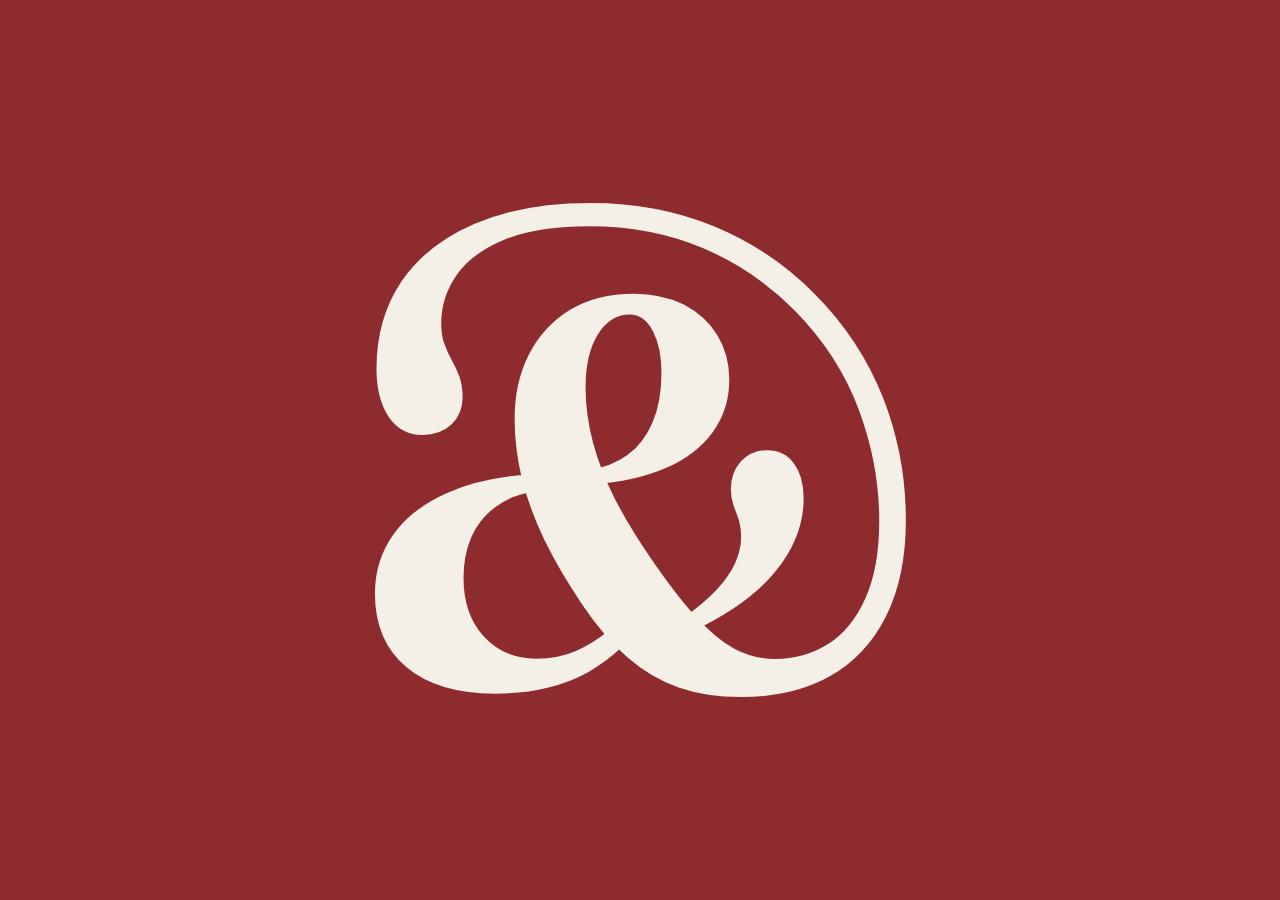
<file: jesus-morinel-advocacia/scripts/icon.html>
<!doctype html>
<html lang="pt-BR">
<head>
<meta charset="utf-8">
<title>Ícone — Jesus &amp; Morinel Advocacia</title>
<style>
  * { margin: 0; }
  html, body { width: 100vw; height: 100vh; }
  body { display: grid; place-items: center; background: #8E2B2F; }
  svg { width: 56%; height: 56%; fill: #F5F0E7; }
</style>
</head>
<body>
  <svg viewBox="119 -1570 1746 1627" aria-hidden="true"><path transform="scale(1 -1)" d="M1318 -41Q1483 -41 1602 25Q1721 92 1785 220Q1849 348 1849 530Q1849 738 1775 926Q1701 1114 1553 1262Q1412 1404 1229 1479Q1046 1554 832 1554Q612 1554 457 1487Q303 1421 221 1301Q140 1181 140 1018Q140 924 179 864Q219 805 289 805Q345 805 382 839Q418 873 418 926Q418 965 408 993Q398 1021 384 1045Q370 1069 360 1097Q349 1125 349 1165Q349 1251 400 1323Q450 1394 556 1437Q661 1479 826 1479Q1027 1479 1195 1408Q1363 1336 1491 1206Q1633 1061 1698 884Q1763 708 1763 527Q1763 376 1718 277Q1674 178 1598 130Q1522 82 1427 82Q1358 82 1298 113Q1237 145 1172 217Q1107 288 1025 408Q956 508 909 600Q862 693 839 781Q815 870 815 959Q815 1066 855 1130Q895 1194 957 1194Q1004 1194 1032 1141Q1060 1089 1060 1005Q1060 912 1031 845Q1003 778 950 740Q897 701 824 692L835 645Q975 655 1074 698Q1173 742 1226 815Q1279 888 1279 984Q1279 1065 1240 1128Q1201 1190 1132 1226Q1062 1261 971 1261Q851 1261 765 1209Q679 1156 632 1065Q586 974 586 858Q586 759 610 662Q635 564 683 464Q732 364 804 258Q874 154 949 88Q1025 21 1115 -10Q1205 -41 1318 -41ZM1130 214 1160 171Q1344 258 1431 368Q1519 478 1519 600Q1519 673 1487 714Q1456 756 1402 756Q1349 756 1316 719Q1284 682 1284 630Q1284 602 1292 580Q1300 558 1309 533Q1317 508 1317 473Q1317 434 1298 392Q1279 350 1238 305Q1197 261 1130 214ZM653 623 652 679Q483 669 368 618Q253 567 194 483Q135 400 135 293Q135 140 237 55Q338 -30 522 -30Q617 -30 692 -11Q766 7 826 41Q885 75 934 122L894 177Q840 132 784 108Q727 83 655 83Q551 83 486 155Q421 226 421 344Q421 416 446 475Q471 533 523 572Q574 611 653 623Z"/></svg>
</body>
</html>
</file>
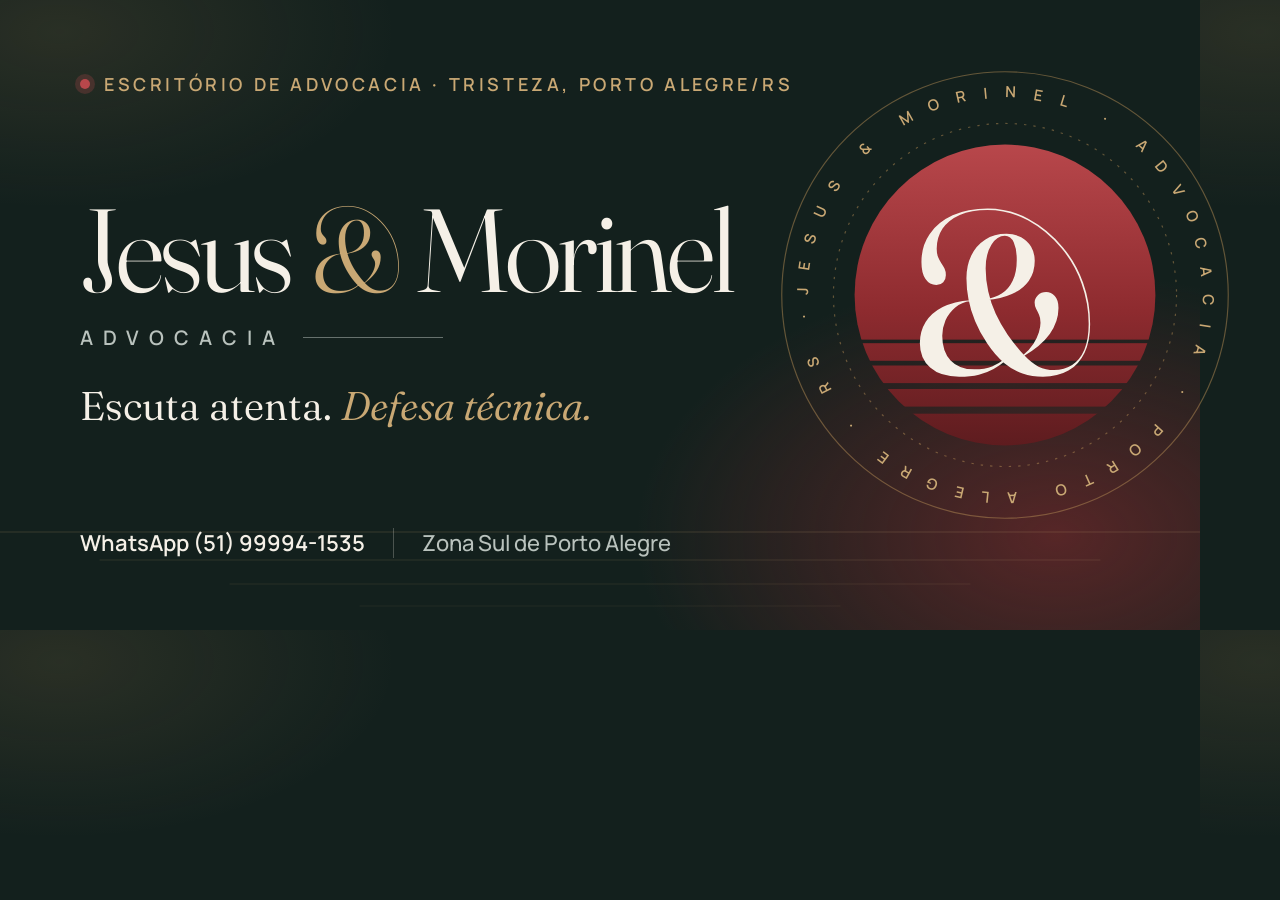
<file: jesus-morinel-advocacia/scripts/og-image.html>
<!doctype html>
<html lang="pt-BR">
<head>
<meta charset="utf-8">
<title>OG image — Jesus &amp; Morinel Advocacia</title>
<link rel="stylesheet" href="https://fonts.googleapis.com/css2?family=Fraunces:ital,opsz,wght@0,9..144,300..600;1,9..144,300..500&amp;family=Manrope:wght@500;600;700&amp;display=block">
<style>
  * { box-sizing: border-box; margin: 0; }
  html, body { width: 1200px; height: 630px; }
  body {
    position: relative; overflow: hidden; color: #F5F0E7; font-family: Manrope, sans-serif;
    background:
      radial-gradient(50% 60% at 88% 85%, rgba(142,43,47,.55), transparent 70%),
      radial-gradient(40% 40% at 5% 5%, rgba(179,139,85,.14), transparent 70%),
      #13201D;
  }
  .wrap { position: absolute; inset: 0; padding: 72px 80px; display: flex; flex-direction: column; justify-content: space-between; }
  .eyebrow { display: flex; align-items: center; gap: 14px; font-size: 18px; font-weight: 600; letter-spacing: .2em; text-transform: uppercase; color: #C9A874; }
  .dot { width: 10px; height: 10px; border-radius: 50%; background: #B8474B; box-shadow: 0 0 0 5px rgba(184,71,75,.25); }
  h1 { font-family: Fraunces, serif; font-weight: 340; font-size: 118px; line-height: .95; letter-spacing: -.035em; font-optical-sizing: auto; }
  h1 i { color: #C9A874; font-weight: 300; font-style: normal; }
  .kicker { display: flex; align-items: center; gap: 18px; margin-top: 18px; font-size: 20px; font-weight: 600; letter-spacing: .5em; text-transform: uppercase; color: #B9C2BD; }
  .kicker::after { content: ""; width: 140px; height: 1px; background: currentColor; opacity: .5; }
  .claim { margin-top: 30px; font-family: Fraunces, serif; font-size: 40px; font-weight: 350; }
  .claim em { color: #C9A874; }
  .foot { display: flex; gap: 28px; align-items: center; font-size: 22px; font-weight: 600; color: #F5F0E7; }
  .foot span + span { padding-left: 28px; border-left: 1px solid rgba(245,240,231,.25); color: #B9C2BD; font-weight: 500; }
  .seal { position: absolute; right: -40px; top: 60px; width: 470px; height: 470px; }
  .lines { position: absolute; left: 0; right: 0; bottom: 0; height: 110px; color: #C9A874; }
</style>
</head>
<body>
  <svg class="lines" viewBox="0 0 1200 110" preserveAspectRatio="none" aria-hidden="true">
    <g stroke="currentColor" stroke-linecap="round"><path d="M0 12H1200" opacity=".2"/><path d="M100 40H1100" opacity=".15"/><path d="M230 64H970" opacity=".11"/><path d="M360 86H840" opacity=".08"/></g>
  </svg>
  <svg class="seal" viewBox="0 0 400 400" aria-hidden="true">
    <defs>
      <path id="c" d="M200 200m-168 0a168 168 0 1 1 336 0a168 168 0 1 1-336 0"/>
      <linearGradient id="sun" x1="0" y1="0" x2="0" y2="1"><stop offset="0" stop-color="#B8474B"/><stop offset=".55" stop-color="#8E2B2F"/><stop offset="1" stop-color="#5E1C1F"/></linearGradient>
      <mask id="m"><rect width="400" height="400" fill="#fff"/><g fill="#000"><rect y="238" width="400" height="3"/><rect y="256" width="400" height="4"/><rect y="275" width="400" height="5"/><rect y="295" width="400" height="6"/></g></mask>
      <symbol id="amp" viewBox="122 -1481 1538 1519"><path transform="scale(1 -1)" d="M1227 -22Q1359 -22 1452 32Q1545 86 1595 191Q1644 295 1644 445Q1644 636 1581 811Q1518 986 1402 1124Q1270 1282 1100 1373Q930 1465 739 1465Q560 1465 428 1405Q296 1345 224 1239Q152 1134 152 993Q152 894 188 842Q224 789 284 789Q322 789 345 814Q368 838 368 876Q368 909 356 934Q344 959 328 982Q312 1005 300 1035Q287 1065 287 1109Q287 1210 339 1288Q391 1365 491 1409Q591 1453 736 1453Q926 1453 1093 1362Q1260 1271 1389 1116Q1506 978 1568 803Q1631 628 1631 444Q1631 307 1593 216Q1554 126 1485 81Q1416 37 1324 37Q1251 37 1188 67Q1126 98 1061 167Q997 235 916 348Q853 438 809 534Q765 631 743 732Q720 833 720 936Q720 1067 771 1146Q822 1224 889 1224Q943 1224 969 1164Q995 1105 995 1011Q995 900 959 827Q923 753 862 713Q801 674 726 665L728 657Q856 666 952 709Q1047 751 1101 825Q1154 899 1154 1003Q1154 1073 1122 1127Q1090 1180 1034 1211Q977 1242 904 1242Q794 1242 715 1190Q635 1139 593 1050Q550 962 550 849Q550 759 568 663Q586 567 627 469Q667 371 734 271Q806 164 883 100Q960 36 1046 7Q1131 -22 1227 -22ZM1050 167 1055 160Q1209 248 1287 356Q1364 464 1364 585Q1364 656 1331 691Q1299 727 1255 727Q1210 727 1182 699Q1153 671 1153 634Q1153 604 1166 579Q1179 555 1192 526Q1205 498 1205 456Q1205 421 1191 372Q1176 323 1143 270Q1109 217 1050 167ZM586 648 587 655Q440 645 340 594Q240 543 189 461Q138 379 138 274Q138 140 229 59Q320 -22 486 -22Q586 -22 660 -4Q734 14 790 46Q847 79 891 118L884 132Q840 95 777 69Q714 43 618 43Q483 43 410 122Q336 201 336 341Q336 411 365 478Q395 544 451 591Q507 638 586 648Z"/></symbol>
    </defs>
    <circle cx="200" cy="200" r="190" fill="none" stroke="#B38B55" stroke-opacity=".5"/>
    <circle cx="200" cy="200" r="146" fill="none" stroke="#B38B55" stroke-opacity=".5" stroke-dasharray="2 6"/>
    <text font-family="Manrope" font-size="13" font-weight="600" letter-spacing="1.3" fill="#C9A874"><textPath href="#c" textLength="1040">JESUS &amp; MORINEL · ADVOCACIA · PORTO ALEGRE · RS ·</textPath></text>
    <circle cx="200" cy="200" r="128" fill="url(#sun)" mask="url(#m)"/>
    <use href="#amp" x="126" y="124" width="148" height="148" fill="#F5F0E7"/>
  </svg>
  <div class="wrap">
    <p class="eyebrow"><span class="dot"></span>Escritório de advocacia · Tristeza, Porto Alegre/RS</p>
    <div>
      <h1>Jesus <i>&amp;</i> Morinel</h1>
      <p class="kicker">Advocacia</p>
      <p class="claim">Escuta atenta. <em>Defesa técnica.</em></p>
    </div>
    <p class="foot"><span>WhatsApp (51) 99994-1535</span><span>Zona Sul de Porto Alegre</span></p>
  </div>
</body>
</html>
</file>
<file: carta-rio-grande/public/assets/css/styles.css>
/* ==========================================================================
   Carta do Rio Grande pelo Brasil
   Tema: carimbo em tinta azul sobre papel, como o selo da carta.
   ========================================================================== */

:root {
  --ink: #192B58;        /* azul do selo */
  --ink-2: #24396F;
  --ink-soft: #46557D;   /* texto secundário */
  --paper: #F1F0E4;      /* papel do selo */
  --paper-2: #E8E6D6;
  --sheet: #FAF9F1;      /* folha da carta */
  --line: #CFCDBB;

  --serif-display: "Libre Caslon Text", Georgia, "Times New Roman", serif;
  --serif-text: "Newsreader", Georgia, "Times New Roman", serif;

  --gutter: 16px;
  --radius: 14px;
  --ease: cubic-bezier(.2, .7, .2, 1);
}

@media (min-width: 640px) { :root { --gutter: 28px; } }

*, *::before, *::after { box-sizing: border-box; }

html { scroll-behavior: smooth; -webkit-text-size-adjust: 100%; text-size-adjust: 100%; }

body {
  margin: 0;
  font-family: var(--serif-text);
  font-size: 1.0625rem;
  line-height: 1.6;
  color: var(--ink);
  background-color: var(--paper);
  /* grão de papel */
  background-image: url("data:image/svg+xml,%3Csvg xmlns='http://www.w3.org/2000/svg' width='220' height='220'%3E%3Cfilter id='n'%3E%3CfeTurbulence type='fractalNoise' baseFrequency='.8' numOctaves='3' stitchTiles='stitch'/%3E%3CfeColorMatrix values='0 0 0 0 .1 0 0 0 0 .17 0 0 0 0 .35 0 0 0 .06 0'/%3E%3C/filter%3E%3Crect width='100%25' height='100%25' filter='url(%23n)'/%3E%3C/svg%3E");
  -webkit-font-smoothing: antialiased;
}

h1, h2, h3 { margin: 0; font-family: var(--serif-display); font-weight: 400; line-height: 1.12; text-wrap: balance; }
p { margin: 0 0 1em; }
a { color: inherit; }
img, svg { display: block; max-width: 100%; height: auto; }
button, input { font: inherit; color: inherit; }
::selection { background: rgba(25, 43, 88, .16); }
:focus-visible { outline: 2px solid var(--ink); outline-offset: 3px; }

.wrap { width: 100%; max-width: 1120px; margin-inline: auto; padding-inline: var(--gutter); }
.narrow { max-width: 820px; }
.sprite { position: absolute; width: 0; height: 0; overflow: hidden; }
.sr-only { position: absolute; width: 1px; height: 1px; margin: -1px; padding: 0; overflow: hidden; clip: rect(0 0 0 0); white-space: nowrap; border: 0; }
.icon { width: 1.1em; height: 1.1em; flex: none; }

.skip-link {
  position: absolute; left: var(--gutter); top: -80px; z-index: 50;
  padding: .6rem 1rem; border-radius: 8px; background: var(--ink); color: var(--paper); text-decoration: none;
}
.skip-link:focus { top: 10px; }

/* ---------- Cabeçalho ---------- */
.masthead { position: relative; }

.masthead-inner {
  display: flex; align-items: center; justify-content: space-between; gap: 1rem;
  padding-block: 1rem;
}

.brand { display: inline-flex; align-items: center; gap: .75rem; text-decoration: none; }
.brand img { width: 52px; height: 52px; border-radius: 50%; mix-blend-mode: multiply; }
.brand-text { margin: 0; font-weight: 400; font-family: var(--serif-display); font-size: 1.05rem; line-height: 1.15; letter-spacing: .02em; text-transform: uppercase; }
.brand-text em { display: block; font-style: italic; text-transform: none; font-size: .95rem; letter-spacing: 0; color: var(--ink-soft); }

.masthead-date { display: none; margin: 0; font-size: .9rem; font-style: italic; color: var(--ink-soft); }
@media (min-width: 720px) { .masthead-date { display: block; } }

/* Abas — barra fixa, botões como carimbos */
.tabs-bar {
  position: sticky; top: 0; z-index: 20;
  border-block: 1.5px solid var(--ink);
  background: rgba(241, 240, 228, .94);
  -webkit-backdrop-filter: blur(8px);
  backdrop-filter: blur(8px);
}

.tabs {
  display: flex; gap: .4rem;
  padding-block: .55rem;
  overflow-x: auto; scrollbar-width: none;
}
.tabs::-webkit-scrollbar { display: none; }

.tab {
  flex: 0 0 auto;
  padding: .5rem 1rem;
  border: 1.5px solid transparent;
  border-radius: 999px;
  background: none;
  font-family: var(--serif-display);
  font-size: .82rem;
  letter-spacing: .12em;
  text-transform: uppercase;
  cursor: pointer;
  transition: background-color .25s, color .25s, border-color .25s;
}
.tab:hover { border-color: var(--ink); }
.tab[aria-selected="true"] { background: var(--ink); color: var(--paper); border-color: var(--ink); }

@media (min-width: 640px) {
  .tabs { justify-content: center; gap: .8rem; }
  .tab { padding: .55rem 1.3rem; font-size: .86rem; }
}
@media (max-width: 639.98px) {
  .refs li { padding-left: 2.3rem; font-size: .98rem; }
}

/* ---------- Painéis ---------- */
.panel { padding-block: clamp(2.5rem, 2rem + 4vw, 5rem) clamp(3.5rem, 3rem + 4vw, 6rem); outline: none; }
.panel[hidden] { display: none; }
.panel.is-entering { animation: rise .55s var(--ease); }

.kicker {
  margin: 0 0 .8rem;
  font-family: var(--serif-display);
  font-size: .78rem; letter-spacing: .22em; text-transform: uppercase;
  color: var(--ink-soft);
}

.panel-head { text-align: center; margin-bottom: clamp(2rem, 1.5rem + 2vw, 3rem); }
.panel-title { font-size: clamp(2.2rem, 1.6rem + 3vw, 3.6rem); letter-spacing: .02em; }
.panel-title::after {
  content: ""; display: block; width: 72px; height: 1.5px; margin: 1.2rem auto 0; background: var(--ink);
}
.panel-intro { max-width: 36rem; margin: 1.2rem auto 0; font-size: 1.15rem; color: var(--ink-soft); }

/* ---------- Botões ---------- */
.btn {
  display: inline-flex; align-items: center; justify-content: center; gap: .55rem;
  min-height: 48px; padding: .7rem 1.4rem;
  border: 1.5px solid var(--ink); border-radius: 999px;
  font-family: var(--serif-display); font-size: .82rem; letter-spacing: .12em; text-transform: uppercase;
  text-decoration: none; cursor: pointer; background: none;
  transition: background-color .25s, color .25s, transform .25s var(--ease);
}
.btn:hover { transform: translateY(-2px); }
.btn-ink { background: var(--ink); color: var(--paper); }
.btn-ink:hover { background: var(--ink-2); }
.btn-line:hover { background: var(--ink); color: var(--paper); }
.btn.is-disabled { opacity: .45; cursor: default; transform: none; }

/* ---------- Hero ---------- */
.hero {
  display: grid; gap: 2rem; align-items: center; justify-items: center;
  text-align: center;
  padding-bottom: clamp(2.5rem, 2rem + 3vw, 4.5rem);
}

.hero-seal { width: min(78vw, 400px); }
.hero-seal img {
  mix-blend-mode: multiply;
  /* recorta só o selo (sem o quadrado de papel da imagem) */
  -webkit-mask-image: radial-gradient(circle closest-side at 49.5% 46.5%, #000 84%, transparent 89%);
  mask-image: radial-gradient(circle closest-side at 49.5% 46.5%, #000 84%, transparent 89%);
  transform: scale(1.18);
  animation: stamp .9s var(--ease) both;
}

.hero-title { font-size: clamp(2.3rem, 1.6rem + 3.6vw, 4.2rem); letter-spacing: .02em; text-transform: uppercase; }
.hero-title span { display: block; margin-top: .3rem; font-style: italic; text-transform: none; font-size: .62em; color: var(--ink-soft); }

.hero-lead { max-width: 30rem; margin: 1.4rem auto 2rem; font-size: clamp(1.2rem, 1.1rem + .5vw, 1.45rem); font-style: italic; line-height: 1.45; }

.hero-actions { display: flex; flex-wrap: wrap; justify-content: center; gap: .7rem; }

@media (min-width: 900px) {
  .hero { grid-template-columns: 1fr 1.1fr; text-align: left; justify-items: start; gap: 3.5rem; }
  .hero-seal { width: 100%; max-width: 440px; justify-self: center; }
  .hero-lead { margin-inline: 0; }
  .hero-actions { justify-content: flex-start; }
}

/* ---------- A carta ---------- */
.letter-sheet {
  position: relative;
  max-width: 780px; margin-inline: auto;
  padding: clamp(1.8rem, 1rem + 4vw, 4.5rem) clamp(1.3rem, .6rem + 4vw, 4.5rem);
  background: var(--sheet);
  border: 1.5px solid var(--ink);
  border-radius: 4px;
  box-shadow: 0 1px 0 var(--line), 0 24px 50px -30px rgba(25, 43, 88, .35);
}
/* moldura dupla, como a borda do selo */
.letter-sheet::before {
  content: ""; position: absolute; inset: 8px;
  border: 1px solid rgba(25, 43, 88, .45); border-radius: 2px;
  pointer-events: none;
}

.letter-head { display: flex; align-items: center; gap: 1rem; margin-bottom: 2.2rem; }
.stamp-rule { flex: 1; height: 1.5px; background: var(--ink); }
.letter-title {
  font-size: clamp(1.15rem, 1rem + .9vw, 1.6rem);
  letter-spacing: .14em; text-transform: uppercase; text-align: center;
}

.letter-body p {
  font-size: clamp(1.08rem, 1.02rem + .25vw, 1.22rem);
  line-height: 1.75;
  text-align: justify; hyphens: auto; -webkit-hyphens: auto;
  text-indent: 2em;
  margin-bottom: 1.1em;
}
.letter-body p:first-child { text-indent: 0; }
.letter-body p:first-child::first-letter {
  float: left;
  margin: .08em .12em 0 0;
  font-family: var(--serif-display);
  font-size: 4.1em; line-height: .8;
}

.letter-foot { margin-top: 2.4rem; text-align: center; }
.letter-place { font-size: 1.15rem; font-style: italic; text-align: right; margin-bottom: 2.4rem; }
.letter-actions { display: flex; flex-wrap: wrap; justify-content: center; gap: .7rem; }
.share-feedback { min-height: 1.5em; margin: .9rem 0 0; font-size: .95rem; font-style: italic; color: var(--ink-soft); }
.letter-refs-note { margin: 1rem 0 0; font-size: .95rem; color: var(--ink-soft); }
.letter-refs-note a { text-underline-offset: 3px; }

/* ---------- Referências ---------- */
.search {
  position: relative; display: flex; align-items: center; gap: .6rem;
  margin-bottom: 1.8rem; padding: 0 1.1rem;
  border: 1.5px solid var(--ink); border-radius: 999px;
  background: var(--sheet);
}
.search .icon { color: var(--ink-soft); }
.search input {
  flex: 1; min-width: 0; min-height: 50px;
  border: 0; background: none; font-size: 1.05rem; outline: none;
}
.search input::placeholder { color: #6F7896; }
.search:focus-within { box-shadow: 0 0 0 3px rgba(25, 43, 88, .2); }
.search-count { font-size: .9rem; color: var(--ink-soft); white-space: nowrap; }

.refs { margin: 0; padding: 0; list-style: none; counter-reset: ref; }
.refs li {
  position: relative;
  padding: 1.05rem 0 1.05rem 3rem;
  border-bottom: 1px solid var(--line);
  font-size: 1.02rem; line-height: 1.55;
  overflow-wrap: anywhere;
  counter-increment: ref;
}
.refs li::before {
  content: counter(ref, decimal-leading-zero);
  position: absolute; left: 0; top: 1.15rem;
  font-family: var(--serif-display); font-size: .85rem; letter-spacing: .05em;
  color: var(--ink-soft);
}
.refs li[hidden] { display: none; }
.refs a { color: var(--ink-2); text-decoration-thickness: 1px; text-underline-offset: 3px; }
.refs a:hover { text-decoration-thickness: 2px; }
.refs-empty { text-align: center; font-style: italic; color: var(--ink-soft); padding: 2rem 0; }

/* ---------- Assinaturas ---------- */
.sign-card {
  display: grid; gap: 1.8rem; justify-items: center; text-align: center;
  padding: clamp(1.8rem, 1.2rem + 3vw, 3.2rem);
  border: 1.5px dashed var(--ink); border-radius: var(--radius);
  background: var(--sheet);
}

.sign-seal { width: 150px; }
.seal-line { fill: none; stroke: var(--ink); stroke-width: 1.5; }
.seal-text { font-family: var(--serif-display); font-size: 12.5px; letter-spacing: .1em; fill: var(--ink); }
.sign-seal .seal-text { transform-origin: 100px 100px; animation: spin 60s linear infinite; }
.seal-icon { color: var(--ink); }

.form-slot { max-width: 34rem; }
.form-slot h3 { font-size: clamp(1.35rem, 1.2rem + .8vw, 1.8rem); margin-bottom: .8rem; }
.form-slot p { color: var(--ink-soft); }
.form-slot .btn { margin-top: .4rem; }
.soon {
  display: inline-block; margin-bottom: 1rem !important;
  padding: .3rem .9rem; border: 1.5px solid var(--ink); border-radius: 4px;
  font-family: var(--serif-display); font-size: .78rem; letter-spacing: .22em; text-transform: uppercase;
  color: var(--ink) !important; transform: rotate(-3deg);
}
.form-embed { width: 100%; }
.form-embed iframe { width: 100%; min-height: 900px; border: 0; border-radius: 8px; background: #fff; }

@media (min-width: 760px) {
  .sign-card { grid-template-columns: auto 1fr; text-align: left; justify-items: start; align-items: center; gap: 2.5rem; }
  .sign-card.has-form { grid-template-columns: 1fr; justify-items: stretch; }
}

.signers { margin-top: 3rem; }
.signers-title { font-size: 1.35rem; text-align: center; margin-bottom: 1.4rem; }
.signers-list {
  display: grid; grid-template-columns: repeat(auto-fill, minmax(220px, 1fr)); gap: .8rem;
  margin: 0; padding: 0; list-style: none;
}
.signer-ghost {
  display: grid; gap: .45rem; padding: 1rem 1.1rem;
  border: 1px solid var(--line); border-radius: 10px; background: rgba(250, 249, 241, .6);
}
.signer-ghost span { display: block; height: 10px; border-radius: 6px; background: var(--paper-2); }
.signer-ghost span:first-child { width: 70%; height: 12px; }
.signer-ghost span:last-child { width: 45%; }
.signers-count { text-align: center; font-family: var(--serif-display); font-size: 1.05rem; letter-spacing: .08em; margin: -.6rem 0 1.4rem; }
.signer { display: grid; gap: .15rem; padding: .9rem 1.1rem; border: 1px solid var(--line); border-radius: 10px; background: var(--sheet); }
.signer strong { font-family: var(--serif-display); font-weight: 400; font-size: 1.02rem; }
.signer span { font-size: .92rem; color: var(--ink-soft); }
.panel-intro a, .site-foot p a { text-underline-offset: 3px; }
.signers-note { margin-top: 1.2rem; text-align: center; font-style: italic; color: var(--ink-soft); }

/* ---------- Rodapé ---------- */
.site-foot { border-top: 1.5px solid var(--ink); padding-block: 2.2rem 2.6rem; }
.site-foot-inner { display: grid; justify-items: center; gap: 1rem; text-align: center; }
.site-foot img { width: 64px; height: 64px; border-radius: 50%; mix-blend-mode: multiply; }
.site-foot p { margin: 0; color: var(--ink-soft); }
.site-foot strong { font-family: var(--serif-display); font-weight: 400; color: var(--ink); letter-spacing: .04em; }
.foot-nav { display: flex; flex-wrap: wrap; justify-content: center; gap: .4rem 1.4rem; }
.foot-nav a { font-family: var(--serif-display); font-size: .8rem; letter-spacing: .14em; text-transform: uppercase; text-underline-offset: 4px; }

@media (min-width: 760px) {
  .site-foot-inner { grid-template-columns: auto 1fr auto; text-align: left; justify-items: start; }
}

/* ---------- Animações ---------- */
@keyframes rise { from { opacity: 0; transform: translateY(14px); } to { opacity: 1; transform: none; } }
@keyframes stamp { 0% { opacity: 0; transform: scale(1.32) rotate(-6deg); } 60% { opacity: 1; transform: scale(1.15) rotate(1deg); } 100% { transform: scale(1.18); } }
@keyframes spin { to { transform: rotate(360deg); } }

@media (prefers-reduced-motion: reduce) {
  html { scroll-behavior: auto; }
  *, *::before, *::after { animation: none !important; transition: none !important; }
}

/* ---------- Impressão: só a carta ---------- */
@media print {
  body { background: #fff; }
  .masthead, .hero, .letter-actions, .share-feedback, .site-foot, .skip-link, .panel:not(#carta) { display: none !important; }
  .panel { padding: 0; }
  .letter-sheet { border: 0; box-shadow: none; padding: 0; background: none; }
  .letter-sheet::before { display: none; }
  .letter-body p { font-size: 11.5pt; }
}

/* Formulário embutido ocupa o cartão inteiro */
.sign-card.has-form .form-slot { max-width: none; width: 100%; }
.sign-card.has-form .form-slot h3 { text-align: center; }


/* ---------- Contato ---------- */
.contact-cards { display: grid; gap: 1rem; }
@media (min-width: 640px) { .contact-cards { grid-template-columns: 1fr 1fr; } }
.contact-card {
  display: grid; justify-items: center; gap: .5rem; text-align: center;
  padding: 2.2rem 1.4rem;
  border: 1.5px solid var(--ink); border-radius: var(--radius);
  background: var(--sheet); text-decoration: none;
  transition: background-color .25s, color .25s, transform .3s var(--ease);
}
.contact-card:hover { background: var(--ink); color: var(--paper); transform: translateY(-3px); }
.contact-icon {
  display: grid; place-items: center; width: 64px; height: 64px; margin-bottom: .4rem;
  border: 1.5px solid currentColor; border-radius: 50%;
  box-shadow: 0 0 0 4px var(--sheet), 0 0 0 5.5px currentColor;
}
.contact-card:hover .contact-icon { box-shadow: 0 0 0 4px var(--ink), 0 0 0 5.5px currentColor; }
.contact-icon .icon { width: 26px; height: 26px; }
.contact-label { font-family: var(--serif-display); font-size: .78rem; letter-spacing: .22em; text-transform: uppercase; opacity: .8; }
.contact-value { font-family: var(--serif-display); font-size: clamp(1.05rem, .95rem + .5vw, 1.3rem); overflow-wrap: anywhere; }

.signers--solo { margin-top: 0; }
</file>
<file: jesus-morinel-advocacia/public/assets/css/styles.css>
/* ==========================================================================
   Jesus & Morinel Advocacia — folha de estilos
   Direção de arte: "Tinta, papel e rubi" — editorial, sóbria e humana.
   Mobile-first. Sem dependências além das fontes do Google Fonts.
   ========================================================================== */

/* ---------- Tokens ---------- */
:root {
  /* Cores */
  --ink: #13201D;          /* tinta: texto e seções escuras */
  --ink-2: #1B2B27;
  --ink-deep: #0E1715;     /* rodapé */
  --paper: #F5F0E7;        /* papel: fundo principal */
  --paper-2: #ECE4D6;
  --paper-card: #FBF8F2;
  --line: #D9CFBF;
  --muted: #4F5B56;
  --rubi: #8E2B2F;         /* rubi: a cor tradicional do Direito */
  --rubi-600: #74211F;
  --rubi-300: #B8474B;
  --brass: #B38B55;        /* latão: detalhes e fios */
  --brass-300: #C9A874;    /* latão claro: texto sobre fundo escuro */
  --brass-700: #7D5E33;    /* latão escuro: texto sobre fundo claro */
  --star: #9A7644;
  --on-dark: #F5F0E7;
  --on-dark-muted: #B9C2BD;
  --wa: #11813F;           /* verde WhatsApp com contraste AA para texto branco */
  --wa-600: #0D6B34;
  --tbc-bg: #FFF1C7;       /* marcação [A CONFIRMAR COM O CLIENTE] */
  --tbc-fg: #6B4A00;
  --tbc-border: #C89B2C;
  --focus: var(--rubi);

  /* Tipografia */
  --font-serif: "Fraunces", Georgia, "Times New Roman", serif;
  --font-sans: "Manrope", system-ui, -apple-system, "Segoe UI", Roboto, Arial, sans-serif;

  /* Forma e ritmo */
  --radius: 18px;
  --radius-lg: 26px;
  --shadow: 0 18px 40px -22px rgba(19, 32, 29, .35);
  --header-h: 72px;
  --gutter: 16px;
  --section-y: clamp(4.5rem, 3rem + 6vw, 8.5rem);
  --ease: cubic-bezier(.2, .7, .2, 1);
}

@media (min-width: 640px) {
  :root { --gutter: 24px; }
}

@media (min-width: 1024px) {
  :root { --gutter: 40px; --header-h: 80px; }
}

/* ---------- Base ---------- */
*,
*::before,
*::after { box-sizing: border-box; }

html {
  -webkit-text-size-adjust: 100%;
  text-size-adjust: 100%;
  scroll-behavior: smooth;
  scroll-padding-top: calc(var(--header-h) + 8px);
}

body {
  margin: 0;
  font-family: var(--font-sans);
  font-size: 1rem;
  line-height: 1.65;
  color: var(--ink);
  background: var(--paper);
  -webkit-font-smoothing: antialiased;
  -moz-osx-font-smoothing: grayscale;
  text-rendering: optimizeLegibility;
  overflow-x: hidden;
}

h1, h2, h3, h4 {
  margin: 0;
  font-family: var(--font-serif);
  font-weight: 400;
  font-optical-sizing: auto;
  line-height: 1.1;
  letter-spacing: -.015em;
  text-wrap: balance;
}

p { margin: 0 0 1em; text-wrap: pretty; }

a { color: inherit; }

img, svg, iframe { display: block; max-width: 100%; }

button, input, textarea { font: inherit; }

::selection { background: rgba(142, 43, 47, .22); }

:focus-visible {
  outline: 3px solid var(--focus);
  outline-offset: 3px;
}

.theme-dark {
  --focus: var(--brass-300);
  color: var(--on-dark);
  background: var(--ink);
}

.container {
  width: 100%;
  max-width: 1240px;
  margin-inline: auto;
  padding-inline: var(--gutter);
}

.sprite { position: absolute; width: 0; height: 0; overflow: hidden; }

.sr-only {
  position: absolute !important;
  width: 1px;
  height: 1px;
  padding: 0;
  margin: -1px;
  overflow: hidden;
  clip: rect(0 0 0 0);
  white-space: nowrap;
  border: 0;
}

.skip-link {
  position: absolute;
  left: var(--gutter);
  top: -100px;
  z-index: 100;
  padding: .75rem 1.1rem;
  border-radius: 10px;
  background: var(--paper);
  color: var(--ink);
  font-weight: 700;
  text-decoration: none;
  box-shadow: var(--shadow);
}
.skip-link:focus { top: 12px; }

.icon { width: 1.15em; height: 1.15em; flex: none; }

/* ---------- Marcação de dados pendentes ---------- */
.tbc {
  display: inline-block;
  max-width: 100%;
  padding: .16rem .45rem;
  border: 1px dashed var(--tbc-border);
  border-radius: 6px;
  background: var(--tbc-bg);
  color: var(--tbc-fg);
  font: 700 .68rem/1.35 var(--font-sans);
  letter-spacing: .04em;
  vertical-align: middle;
  white-space: nowrap;
}

.tbc-note {
  margin: .9rem 0 0;
  font-size: .8rem;
  color: var(--muted);
}

/* ---------- Botões ---------- */
.btn {
  display: inline-flex;
  align-items: center;
  justify-content: center;
  gap: .6rem;
  min-height: 48px;
  padding: .8rem 1.35rem;
  border: 1px solid transparent;
  border-radius: 999px;
  font: 600 .95rem/1.2 var(--font-sans);
  letter-spacing: .01em;
  text-decoration: none;
  white-space: nowrap;
  cursor: pointer;
  transition: background-color .25s, color .25s, border-color .25s, box-shadow .3s, transform .3s var(--ease);
}
.btn:hover { transform: translateY(-2px); }
.btn:active { transform: translateY(0); }

.btn-sm { min-height: 44px; padding: .55rem 1.05rem; font-size: .88rem; }
.btn-lg { min-height: 56px; padding: 1rem 1.6rem; font-size: 1rem; }
.btn-block { width: 100%; }

.btn-accent { background: var(--rubi); color: #fff; }
.btn-accent:hover { background: var(--rubi-600); box-shadow: 0 12px 26px -12px rgba(142, 43, 47, .7); }

.btn-wa { background: var(--wa); color: #fff; }
.btn-wa:hover { background: var(--wa-600); box-shadow: 0 12px 26px -12px rgba(17, 129, 63, .7); }
.btn-wa .icon { width: 1.3em; height: 1.3em; }

.btn-ghost {
  background: rgba(245, 240, 231, .06);
  border-color: rgba(245, 240, 231, .32);
  color: var(--on-dark);
}
.btn-ghost:hover { background: rgba(245, 240, 231, .13); border-color: rgba(245, 240, 231, .6); }

.btn-outline { border-color: var(--ink); color: var(--ink); background: transparent; }
.btn-outline:hover { background: var(--ink); color: var(--paper); }

.text-link {
  display: inline-flex;
  align-items: center;
  gap: .45rem;
  font-weight: 600;
  color: var(--rubi);
  text-decoration: underline;
  text-decoration-thickness: 1px;
  text-underline-offset: 5px;
  transition: color .2s, text-decoration-thickness .2s;
}
.text-link:hover { color: var(--rubi-600); text-decoration-thickness: 2px; }

/* ---------- Header ---------- */
.site-header {
  --focus: var(--brass-300);
  position: fixed;
  inset: 0 0 auto;
  z-index: 40;
  height: var(--header-h);
  display: flex;
  align-items: center;
  color: var(--on-dark);
  transition: background-color .35s, color .35s, box-shadow .35s;
}

.site-header.is-scrolled {
  --focus: var(--rubi);
  color: var(--ink);
  background: rgba(245, 240, 231, .9);
  -webkit-backdrop-filter: saturate(1.4) blur(14px);
  backdrop-filter: saturate(1.4) blur(14px);
  box-shadow: 0 1px 0 rgba(19, 32, 29, .08);
}

@supports not ((backdrop-filter: blur(1px)) or (-webkit-backdrop-filter: blur(1px))) {
  .site-header.is-scrolled { background: var(--paper); }
}

.nav-open .site-header {
  --focus: var(--brass-300);
  color: var(--on-dark);
  background: transparent;
  -webkit-backdrop-filter: none;
  backdrop-filter: none;
  box-shadow: none;
}

.header-inner {
  display: flex;
  align-items: center;
  gap: .6rem;
}

.brand {
  display: inline-flex;
  align-items: center;
  gap: .7rem;
  margin-right: auto;
  color: inherit;
  text-decoration: none;
  border-radius: 12px;
}

.brand-mark {
  display: grid;
  place-items: center;
  width: 42px;
  height: 42px;
  flex: none;
  border-radius: 50%;
  background: var(--rubi);
  color: var(--paper);
  transition: transform .5s var(--ease);
}
.brand-mark svg { width: 25px; height: 25px; fill: currentColor; }
.brand:hover .brand-mark { transform: rotate(-8deg); }

.brand-text { display: flex; flex-direction: column; line-height: 1; }

.brand-name {
  font-family: var(--font-serif);
  font-size: 1.12rem;
  font-weight: 500;
  letter-spacing: -.01em;
  white-space: nowrap;
}
.brand-name i { font-style: normal; font-weight: 400; color: var(--brass-300); transition: color .35s; }
.site-header.is-scrolled .brand-name i { color: var(--rubi); }
.nav-open .site-header .brand-name i { color: var(--brass-300); }

.brand-sub {
  margin-top: .32rem;
  font-size: .62rem;
  font-weight: 600;
  letter-spacing: .32em;
  text-transform: uppercase;
  opacity: .78;
}

.nav { order: 3; }
.header-cta { order: 2; }

.nav-toggle {
  display: grid;
  place-items: center;
  width: 44px;
  height: 44px;
  padding: 0;
  border: 1px solid rgba(128, 128, 128, .45);
  border: 1px solid color-mix(in srgb, currentColor 35%, transparent);
  border-radius: 50%;
  background: transparent;
  color: inherit;
  cursor: pointer;
}

.nav-toggle-bars,
.nav-toggle-bars::before,
.nav-toggle-bars::after {
  display: block;
  width: 18px;
  height: 1.5px;
  background: currentColor;
  border-radius: 2px;
}
.nav-toggle-bars { position: relative; transition: background-color .2s; }
.nav-toggle-bars::before,
.nav-toggle-bars::after {
  content: "";
  position: absolute;
  left: 0;
  transition: transform .35s var(--ease);
}
.nav-toggle-bars::before { transform: translateY(-6px); }
.nav-toggle-bars::after { transform: translateY(6px); }
.nav-open .nav-toggle-bars { background: transparent; }
.nav-open .nav-toggle-bars::before { transform: rotate(45deg); }
.nav-open .nav-toggle-bars::after { transform: rotate(-45deg); }

/* Painel do menu (mobile/tablet) */
@media (max-width: 1023.98px) {
  .nav-panel {
    position: fixed;
    inset: 0;
    z-index: -1;
    display: flex;
    flex-direction: column;
    justify-content: space-between;
    gap: 2rem;
    padding: calc(var(--header-h) + 1.5rem) var(--gutter) calc(1.5rem + env(safe-area-inset-bottom));
    overflow-y: auto;
    background:
      radial-gradient(80% 50% at 100% 100%, rgba(142, 43, 47, .35), transparent 70%),
      var(--ink);
    color: var(--on-dark);
    visibility: hidden;
    opacity: 0;
    transform: translateY(-12px);
    transition: opacity .35s var(--ease), transform .35s var(--ease), visibility 0s linear .35s;
  }

  .nav-open .nav-panel {
    visibility: visible;
    opacity: 1;
    transform: none;
    transition: opacity .35s var(--ease), transform .35s var(--ease), visibility 0s;
  }

  .nav-list { list-style: none; margin: 0; padding: 0; }

  .nav-list a {
    display: block;
    padding: .6rem 0;
    border-bottom: 1px solid rgba(245, 240, 231, .1);
    font-family: var(--font-serif);
    font-size: clamp(1.75rem, 1.4rem + 2vw, 2.5rem);
    line-height: 1.2;
    text-decoration: none;
  }

  .nav-panel-cta { display: grid; gap: .7rem; }

  .header-cta { width: 44px; padding: 0; }
  .header-cta span {
    position: absolute;
    width: 1px;
    height: 1px;
    overflow: hidden;
    clip: rect(0 0 0 0);
    white-space: nowrap;
  }
}

@media (min-width: 520px) and (max-width: 1023.98px) {
  .header-cta { width: auto; padding: .55rem 1.05rem; }
  .header-cta span { position: static; width: auto; height: auto; overflow: visible; clip: auto; }
}

@media (min-width: 1024px) {
  .header-inner { gap: 2rem; }
  .nav { order: 2; }
  .header-cta { order: 3; }
  .nav-toggle,
  .nav-panel-cta { display: none; }

  .nav-list {
    display: flex;
    gap: clamp(1rem, .2rem + 1.2vw, 1.9rem);
    list-style: none;
    margin: 0;
    padding: 0;
  }

  .nav-list a {
    position: relative;
    display: block;
    padding: .6rem 0;
    font-size: .9rem;
    font-weight: 500;
    text-decoration: none;
    opacity: .85;
    transition: opacity .2s;
  }

  .nav-list a::after {
    content: "";
    position: absolute;
    left: 0;
    right: 0;
    bottom: .2rem;
    height: 1px;
    background: currentColor;
    transform: scaleX(0);
    transform-origin: right;
    transition: transform .4s var(--ease);
  }

  .nav-list a:hover,
  .nav-list a.is-active { opacity: 1; }

  .nav-list a:hover::after,
  .nav-list a.is-active::after { transform: scaleX(1); transform-origin: left; }
}

/* ---------- Hero ---------- */
.hero {
  position: relative;
  isolation: isolate;
  display: flex;
  flex-direction: column;
  justify-content: center;
  min-height: 100vh;
  min-height: min(100svh, 940px);
  padding: calc(var(--header-h) + 3rem) 0 5.5rem;
  overflow: hidden;
  background:
    radial-gradient(55% 45% at 88% 78%, rgba(142, 43, 47, .42), transparent 70%),
    radial-gradient(40% 35% at 8% 12%, rgba(179, 139, 85, .12), transparent 70%),
    var(--ink);
}

.hero::before {
  content: "";
  position: absolute;
  inset: 0;
  z-index: -1;
  opacity: .1;
  mix-blend-mode: overlay;
  pointer-events: none;
  background-image: url("data:image/svg+xml,%3Csvg xmlns='http://www.w3.org/2000/svg' width='180' height='180'%3E%3Cfilter id='n'%3E%3CfeTurbulence type='fractalNoise' baseFrequency='.85' numOctaves='3' stitchTiles='stitch'/%3E%3C/filter%3E%3Crect width='100%25' height='100%25' filter='url(%23n)'/%3E%3C/svg%3E");
}

.hero-bg { position: absolute; inset: 0; z-index: -1; pointer-events: none; }

.hero-waterlines {
  position: absolute;
  left: 0;
  right: 0;
  bottom: 0;
  width: 100%;
  height: 150px;
  color: var(--brass-300);
}

.hero-grid { display: grid; gap: 2.5rem; align-items: center; }

.eyebrow {
  display: inline-flex;
  align-items: center;
  gap: .65rem;
  margin: 0 0 1.6rem;
  font-size: .72rem;
  font-weight: 600;
  line-height: 1.5;
  letter-spacing: .18em;
  text-transform: uppercase;
  color: var(--brass-300);
}

.dot {
  width: 8px;
  height: 8px;
  flex: none;
  border-radius: 50%;
  background: var(--rubi-300);
  box-shadow: 0 0 0 4px rgba(184, 71, 75, .22);
}

.hero-title {
  margin-bottom: 1.5rem;
  font-size: clamp(3rem, 1.2rem + 7.6vw, 7.4rem);
  font-weight: 340;
  line-height: .95;
  letter-spacing: -.035em;
}

.hero-name { display: block; }

.hero-title .amp {
  font-weight: 300;
  color: var(--brass-300);
}

.hero-kicker {
  display: flex;
  align-items: center;
  gap: 1rem;
  margin-top: 1.1rem;
  font-family: var(--font-sans);
  font-size: clamp(.72rem, .66rem + .3vw, .86rem);
  font-weight: 600;
  line-height: 1;
  letter-spacing: .5em;
  text-transform: uppercase;
  color: var(--on-dark-muted);
}
.hero-kicker::after {
  content: "";
  flex: 0 1 120px;
  height: 1px;
  background: currentColor;
  opacity: .5;
}

.hero-claim {
  margin-bottom: 1rem;
  font-family: var(--font-serif);
  font-size: clamp(1.45rem, 1.1rem + 1.5vw, 2.35rem);
  font-weight: 350;
  line-height: 1.2;
}
.hero-claim em { font-style: italic; color: var(--brass-300); }

.hero-lead {
  max-width: 36rem;
  margin-bottom: 2rem;
  font-size: clamp(1rem, .95rem + .3vw, 1.15rem);
  color: var(--on-dark-muted);
}

.hero-actions {
  display: flex;
  flex-wrap: wrap;
  gap: .8rem;
  margin-bottom: 2.4rem;
}
.hero-actions .btn { flex: 1 1 auto; }

.hero-proof {
  display: flex;
  flex-wrap: wrap;
  gap: .9rem 1.6rem;
  margin: 0;
  padding: 0;
  list-style: none;
  font-size: .86rem;
  color: var(--on-dark-muted);
}
.hero-proof li { display: flex; align-items: center; gap: .55rem; }

.proof-score {
  font-family: var(--font-serif);
  font-size: 1.35rem;
  line-height: 1;
  color: var(--on-dark);
}

.stars { display: inline-flex; gap: 2px; color: var(--brass-300); }
.stars svg { width: 14px; height: 14px; }
.stars--lg svg { width: 20px; height: 20px; }

.hero-art {
  position: absolute;
  top: -26vw;
  right: -24vw;
  z-index: -1;
  width: 70vw;
  max-width: 460px;
  opacity: .2;
  pointer-events: none;
}

.seal { width: 100%; height: auto; overflow: visible; }
.seal-ring { fill: none; stroke: var(--brass); stroke-opacity: .5; stroke-width: 1; }
.seal-ring--inner { stroke-dasharray: 2 6; }
.seal-text {
  font-family: var(--font-sans);
  font-size: 13px;
  font-weight: 600;
  letter-spacing: .1em;
  fill: var(--brass-300);
  transform-origin: 200px 200px;
  animation: spin 90s linear infinite;
}
.seal-amp { fill: var(--paper); }

.scroll-cue {
  position: absolute;
  left: 50%;
  bottom: 1.6rem;
  display: none;
  flex-direction: column;
  align-items: center;
  gap: .6rem;
  transform: translateX(-50%);
  font-size: .68rem;
  font-weight: 600;
  letter-spacing: .2em;
  text-transform: uppercase;
  color: var(--on-dark-muted);
  text-decoration: none;
}
.scroll-cue-line {
  width: 1px;
  height: 42px;
  background: linear-gradient(currentColor, transparent);
  transform-origin: top;
  animation: cue 2.6s var(--ease) infinite;
}

@media (min-width: 640px) {
  .hero-actions .btn { flex: 0 0 auto; }
  .hero-proof li + li { padding-left: 1.6rem; border-left: 1px solid rgba(245, 240, 231, .2); }
}

@media (min-width: 1024px) {
  .hero-grid { grid-template-columns: minmax(0, 1.3fr) minmax(0, .7fr); gap: 3rem; }
  .hero-art {
    position: relative;
    top: auto;
    right: auto;
    z-index: 0;
    width: 100%;
    justify-self: end;
    opacity: 1;
  }
  .scroll-cue { display: flex; }
}

/* ---------- Seções (base) ---------- */
.section { position: relative; padding-block: var(--section-y); }

.section-label {
  display: flex;
  align-items: center;
  gap: .75rem;
  margin: 0 0 1.1rem;
  font-size: .72rem;
  font-weight: 600;
  line-height: 1.3;
  letter-spacing: .18em;
  text-transform: uppercase;
  color: var(--brass-700);
}
.section-label::before { content: ""; width: 28px; height: 1px; background: currentColor; }
.theme-dark .section-label { color: var(--brass-300); }

.section-title {
  margin-bottom: 1.2rem;
  font-size: clamp(2.2rem, 1.45rem + 3vw, 3.9rem);
  font-weight: 350;
  line-height: 1.03;
  letter-spacing: -.03em;
}
.section-title em { font-style: italic; font-weight: 300; color: var(--rubi); }
.theme-dark .section-title em { color: var(--brass-300); }
.section-title--sm { font-size: clamp(1.9rem, 1.5rem + 1.6vw, 2.7rem); }

.section-head { max-width: 46rem; margin-bottom: clamp(2.5rem, 2rem + 2vw, 4rem); }

.section-intro { max-width: 40rem; font-size: 1.06rem; color: var(--muted); }
.theme-dark .section-intro { color: var(--on-dark-muted); }

.lead {
  font-size: clamp(1.1rem, 1rem + .45vw, 1.3rem);
  line-height: 1.55;
  color: var(--ink);
}

/* ---------- Sobre ---------- */
.about-grid { display: grid; gap: 1.5rem; }

.about-sub {
  font-family: var(--font-serif);
  font-size: 1.2rem;
  font-style: italic;
  color: var(--muted);
}

.about-body p { color: var(--muted); }
.about-body .lead { color: var(--ink); }
.about-body strong { color: var(--ink); font-weight: 600; }

.pillars {
  display: grid;
  gap: 1.5rem;
  margin: 2.5rem 0 0;
  padding: 0;
  list-style: none;
}

.pillar { padding-top: 1.1rem; border-top: 1px solid var(--line); }
.pillar-num { font-family: var(--font-serif); font-size: 1.1rem; font-style: italic; color: var(--rubi); }
.pillar h3 { margin: .35rem 0 .45rem; font-size: 1.4rem; }
.pillar p { margin: 0; font-size: .95rem; }

.team { margin-top: clamp(3.5rem, 3rem + 3vw, 6rem); }
.team-title { margin-bottom: 1.6rem; font-size: clamp(1.6rem, 1.3rem + 1.2vw, 2.2rem); }
.team-grid { display: grid; gap: 1.25rem; }

.person {
  padding: clamp(1.4rem, 1rem + 1.5vw, 2.2rem);
  border: 1px solid var(--line);
  border-radius: var(--radius-lg);
  background: var(--paper-card);
  transition: border-color .35s, box-shadow .35s, transform .35s var(--ease);
}
.person:hover { border-color: var(--brass); box-shadow: var(--shadow); transform: translateY(-3px); }

.person-head { display: flex; align-items: center; gap: 1.1rem; margin-bottom: 1.3rem; }

.person-avatar {
  display: grid;
  place-items: center;
  width: 72px;
  height: 72px;
  flex: none;
  border-radius: 50%;
  background: var(--ink);
  color: var(--brass-300);
  font-family: var(--font-serif);
  font-size: 1.55rem;
  font-style: italic;
  box-shadow: inset 0 0 0 1px rgba(201, 168, 116, .45), 0 0 0 5px var(--paper-2);
}

.person-name { margin-bottom: .3rem; font-size: 1.45rem; }

.person-role {
  margin: 0;
  font-size: .72rem;
  font-weight: 700;
  letter-spacing: .12em;
  text-transform: uppercase;
  color: var(--brass-700);
}

.person-bio {
  display: grid;
  gap: .55rem;
  margin: 0;
  padding: 0;
  list-style: none;
  font-size: .94rem;
  color: var(--muted);
}
.person-bio li { position: relative; padding-left: 1.2rem; }
.person-bio li::before {
  content: "";
  position: absolute;
  left: 0;
  top: .7em;
  width: 6px;
  height: 6px;
  border-radius: 50%;
  background: var(--rubi);
  opacity: .75;
}

@media (min-width: 640px) {
  .pillars { grid-template-columns: repeat(3, 1fr); }
}

@media (min-width: 900px) {
  .about-grid { grid-template-columns: 5fr 7fr; gap: 4rem; }
  .about-intro { position: sticky; top: calc(var(--header-h) + 2rem); align-self: start; }
  .team-grid { grid-template-columns: 1fr 1fr; }
}

/* ---------- Áreas de atuação ---------- */
.section-services { background: var(--paper-2); }

.services-grid { display: grid; gap: 1rem; }

.service {
  position: relative;
  display: flex;
  flex-direction: column;
  padding: clamp(1.5rem, 1.1rem + 1.4vw, 2.3rem);
  overflow: hidden;
  border: 1px solid var(--line);
  border-radius: var(--radius-lg);
  background: var(--paper);
  transition: transform .4s var(--ease), box-shadow .4s, border-color .4s;
}
.service::after {
  content: "";
  position: absolute;
  top: 0;
  left: 0;
  width: 100%;
  height: 3px;
  background: linear-gradient(90deg, var(--rubi), var(--brass));
  transform: scaleX(0);
  transform-origin: left;
  transition: transform .6s var(--ease);
}
.service:hover { transform: translateY(-4px); border-color: transparent; box-shadow: var(--shadow); }
.service:hover::after { transform: scaleX(1); }

.service-icon { width: 44px; height: 44px; margin-bottom: 1.3rem; color: var(--rubi); }
.service h3 { margin-bottom: .6rem; font-size: clamp(1.35rem, 1.2rem + .6vw, 1.65rem); }
.service p { font-size: .98rem; color: var(--muted); }
.service .tbc-note { margin: -.2rem 0 1rem; }

.service-link {
  display: inline-flex;
  align-items: center;
  gap: .5rem;
  margin-top: auto;
  padding-top: .4rem;
  font-size: .92rem;
  font-weight: 600;
  color: var(--rubi);
  text-decoration: none;
}
.service-link .icon { transition: transform .35s var(--ease); }
.service-link:hover { text-decoration: underline; text-underline-offset: 5px; }
.service-link:hover .icon { transform: translateX(4px); }

.service--placeholder {
  flex-direction: row;
  align-items: center;
  gap: 1.2rem;
  border-style: dashed;
  border-color: var(--tbc-border);
  background: transparent;
}
.service--placeholder::after { display: none; }
.service--placeholder:hover { transform: none; box-shadow: none; border-color: var(--tbc-border); }
.service--placeholder .service-icon { margin: 0; flex: none; color: var(--brass-700); }
.service--placeholder p { margin: 0; }

.process { margin-top: clamp(3.5rem, 3rem + 3vw, 6rem); }
.process-title { margin-bottom: 2rem; font-size: clamp(1.6rem, 1.3rem + 1.2vw, 2.2rem); }

.process-steps { margin: 0; padding: 0; list-style: none; }

.step { position: relative; padding: 0 0 2rem 3.6rem; }
.step:last-child { padding-bottom: 0; }
.step::before {
  content: "";
  position: absolute;
  left: 1.2rem;
  top: 2.8rem;
  bottom: .4rem;
  width: 1px;
  background: var(--line);
}
.step:last-child::before { display: none; }

.step-num {
  position: absolute;
  top: 0;
  left: 0;
  display: grid;
  place-items: center;
  width: 2.4rem;
  height: 2.4rem;
  border: 1px solid var(--rubi);
  border-radius: 50%;
  background: var(--paper-2);
  font-family: var(--font-serif);
  font-size: .95rem;
  font-style: italic;
  color: var(--rubi);
}

.step h4 { margin: .3rem 0 .4rem; font-size: 1.3rem; }
.step p { margin: 0; font-size: .95rem; color: var(--muted); }

@media (min-width: 720px) {
  .services-grid { grid-template-columns: repeat(2, 1fr); gap: 1.25rem; }
  .service--placeholder { grid-column: 1 / -1; }
}

@media (min-width: 900px) {
  .process-steps { display: grid; grid-template-columns: repeat(4, 1fr); }
  .step { padding: 3.6rem 1.75rem 0 0; }
  .step::before { left: 3.2rem; right: .8rem; top: 1.2rem; bottom: auto; width: auto; height: 1px; }
  .step:last-child::before { display: none; }
}

/* ---------- Galeria ---------- */
.section-head--split { display: grid; gap: 1.2rem; align-items: end; max-width: none; }
.section-head--split .section-title { margin-bottom: 0; }

.gallery-note { margin: 0; font-size: .88rem; color: var(--on-dark-muted); }
.gallery-note .tbc { margin-right: .35rem; }

.bento { display: grid; grid-template-columns: 1fr 1fr; gap: 1rem; }

.tile {
  position: relative;
  isolation: isolate;
  margin: 0;
  overflow: hidden;
  border: 1px solid rgba(245, 240, 231, .09);
  border-radius: var(--radius-lg);
  background: var(--ink-2);
}

.tile figcaption {
  position: absolute;
  left: 1.2rem;
  right: 1.2rem;
  bottom: 1.1rem;
  z-index: 2;
  display: flex;
  flex-direction: column;
  gap: .3rem;
}

.tile-kicker {
  font-size: .68rem;
  font-weight: 700;
  line-height: 1.3;
  letter-spacing: .16em;
  text-transform: uppercase;
  color: var(--brass-300);
}

.tile-title {
  font-family: var(--font-serif);
  font-size: clamp(1.3rem, 1.1rem + .8vw, 1.85rem);
  line-height: 1.1;
  color: var(--paper);
}

.tile--sunset { grid-column: 1 / -1; aspect-ratio: 4 / 3; }
.tile--sunset > svg {
  position: absolute;
  inset: 0;
  width: 100%;
  height: 100%;
  transition: transform 1.4s var(--ease);
}
.tile--sunset::after {
  content: "";
  position: absolute;
  inset: 0;
  z-index: 1;
  background: linear-gradient(180deg, transparent 50%, rgba(14, 23, 21, .8));
}
.tile--sunset:hover > svg { transform: scale(1.045); }

.tile--amp { display: grid; place-items: center; aspect-ratio: 1; background: var(--rubi); border-color: transparent; }
.tile-amp {
  width: 52%;
  height: 58%;
  margin-bottom: 1.2rem;
  fill: var(--paper);
  transition: transform .9s var(--ease);
}
.tile--amp:hover .tile-amp { transform: rotate(-7deg) scale(1.06); }
.tile--amp .tile-kicker { color: #F6DCD3; }

.tile--rating { display: grid; place-items: center; aspect-ratio: 1; background: var(--paper); border-color: transparent; }
.tile-rating { display: flex; flex-direction: column; align-items: center; gap: .5rem; margin-bottom: 1.4rem; }
.tile-score {
  font-family: var(--font-serif);
  font-size: clamp(2.8rem, 2.2rem + 2.6vw, 4.6rem);
  line-height: 1;
  letter-spacing: -.03em;
  color: var(--ink);
}
.tile--rating .stars { color: var(--star); }
.tile--rating figcaption { align-items: center; text-align: center; }
.tile--rating .tile-kicker { color: var(--brass-700); }

.tile--coords {
  grid-column: 1 / -1;
  min-height: 210px;
  border-color: rgba(201, 168, 116, .28);
  background-color: var(--ink-2);
  background-image:
    linear-gradient(rgba(201, 168, 116, .08) 1px, transparent 1px),
    linear-gradient(90deg, rgba(201, 168, 116, .08) 1px, transparent 1px);
  background-size: 32px 32px;
  background-position: -1px -1px;
}
.tile--coords::before {
  content: "";
  position: absolute;
  top: 50%;
  right: 2.2rem;
  width: 14px;
  height: 14px;
  margin-top: -7px;
  border-radius: 50%;
  background: var(--rubi-300);
  box-shadow: 0 0 0 8px rgba(184, 71, 75, .2), 0 0 0 20px rgba(184, 71, 75, .08);
  animation: ping 3.2s var(--ease) infinite;
}

.tile-coords {
  position: absolute;
  top: 1.2rem;
  left: 1.2rem;
  right: 4.5rem;
  display: flex;
  flex-direction: column;
  font-family: var(--font-serif);
  font-size: clamp(1.5rem, 1.1rem + 1.6vw, 2.5rem);
  line-height: 1.12;
  letter-spacing: -.01em;
  color: var(--brass-300);
  font-variant-numeric: tabular-nums;
}

@media (min-width: 900px) {
  .section-head--split { grid-template-columns: 1.35fr 1fr; gap: 3rem; }
  .bento { grid-template-columns: repeat(4, 1fr); grid-auto-rows: minmax(230px, auto); gap: 1.1rem; }
  .tile--sunset { grid-column: span 2; grid-row: span 2; aspect-ratio: auto; }
  .tile--amp,
  .tile--rating { grid-column: span 1; aspect-ratio: auto; }
  .tile--coords { grid-column: span 2; min-height: 0; }
}

/* ---------- Avaliações ---------- */
.reviews-grid { display: grid; gap: 2.5rem; }

.rating-card {
  display: flex;
  align-items: center;
  gap: 1.2rem;
  margin: 1.6rem 0 1.3rem;
  padding: 1.3rem 1.5rem;
  border-radius: var(--radius);
  background: var(--paper-2);
}
.rating-score {
  font-family: var(--font-serif);
  font-size: 3.6rem;
  line-height: 1;
  letter-spacing: -.03em;
}
.rating-card .stars { color: var(--star); }
.rating-caption { margin: .4rem 0 0; font-size: .88rem; color: var(--muted); }

.carousel { min-width: 0; }

.carousel-track {
  display: grid;
  grid-auto-flow: column;
  grid-auto-columns: 86%;
  gap: 1rem;
  margin: 0;
  padding: .5rem .2rem 1.4rem;
  overflow-x: auto;
  list-style: none;
  scroll-snap-type: x mandatory;
  scroll-behavior: smooth;
  overscroll-behavior-x: contain;
  scrollbar-width: none;
  border-radius: var(--radius);
}
.carousel-track::-webkit-scrollbar { display: none; }

.review {
  position: relative;
  display: flex;
  flex-direction: column;
  gap: 1rem;
  min-height: 290px;
  padding: 1.75rem;
  scroll-snap-align: start;
  border: 1px solid var(--line);
  border-radius: var(--radius-lg);
  background: var(--paper-card);
  transition: border-color .3s, box-shadow .3s;
}
.review:hover { border-color: var(--brass); box-shadow: var(--shadow); }
.review::before {
  content: "\201C";
  position: absolute;
  top: .35rem;
  right: 1.3rem;
  font-family: var(--font-serif);
  font-size: 5.5rem;
  line-height: 1;
  color: var(--rubi);
  opacity: .2;
}
.review .stars { color: var(--star); }

.review-text {
  flex: 1;
  margin: 0;
  font-family: var(--font-serif);
  font-size: clamp(1.15rem, 1.05rem + .45vw, 1.35rem);
  line-height: 1.45;
}
.review-text p { margin: 0; }

.review-author {
  display: flex;
  align-items: center;
  gap: .8rem;
  padding-top: 1rem;
  border-top: 1px solid var(--line);
}
.review-author strong { display: block; font-size: .95rem; }
.review-author small { display: block; font-size: .78rem; color: var(--muted); }

.review-avatar {
  display: grid;
  place-items: center;
  width: 40px;
  height: 40px;
  flex: none;
  border-radius: 50%;
  background: var(--ink);
  color: var(--paper);
  font-size: .95rem;
  font-weight: 700;
}

.carousel-controls { display: flex; align-items: center; gap: .8rem; }

.carousel-btn {
  display: grid;
  place-items: center;
  width: 48px;
  height: 48px;
  padding: 0;
  border: 1px solid var(--ink);
  border-radius: 50%;
  background: transparent;
  color: var(--ink);
  cursor: pointer;
  transition: background-color .25s, color .25s, opacity .25s;
}
.carousel-btn .icon { width: 20px; height: 20px; }
.carousel-btn:hover:not(:disabled) { background: var(--ink); color: var(--paper); }
.carousel-btn:disabled { opacity: .3; cursor: default; }

.carousel-status {
  min-width: 5.5rem;
  margin: 0;
  font-size: .85rem;
  text-align: center;
  color: var(--muted);
  font-variant-numeric: tabular-nums;
}

.carousel.is-static .carousel-controls { display: none; }

.reviews-disclaimer { margin: 1.2rem 0 0; font-size: .8rem; color: var(--muted); }

@media (min-width: 640px) {
  .carousel-track { grid-auto-columns: calc(50% - .5rem); }
}

@media (min-width: 1024px) {
  .reviews-grid { grid-template-columns: 4fr 8fr; gap: 4rem; align-items: start; }
  .reviews-summary { position: sticky; top: calc(var(--header-h) + 2rem); }
}

/* ---------- Horário e localização ---------- */
.visit { padding-block: var(--section-y); background: var(--paper-2); }

.visit-grid { display: grid; gap: 1.25rem; }

.hours-card,
.location {
  padding: clamp(1.5rem, 1.1rem + 1.8vw, 2.6rem);
  border: 1px solid var(--line);
  border-radius: var(--radius-lg);
  background: var(--paper);
}

.status {
  display: inline-flex;
  align-items: center;
  gap: .6rem;
  margin: 0 0 1.4rem;
  padding: .5rem .95rem;
  border: 1px solid var(--line);
  border-radius: 999px;
  background: var(--paper-2);
  font-size: .9rem;
  font-weight: 600;
}
.status-dot { width: 10px; height: 10px; flex: none; border-radius: 50%; background: var(--brass); }

.status[data-state="open"] { border-color: #BFDCC8; background: #E5F2E9; color: #0F5A2C; }
.status[data-state="open"] .status-dot { background: #1B8A47; animation: pulse 2s infinite; }
.status[data-state="closed"] { border-color: #E8C4C0; background: #F6E3E1; color: #7A1F22; }
.status[data-state="closed"] .status-dot { background: var(--rubi); }

.hours-table { width: 100%; margin-bottom: 1.3rem; border-collapse: collapse; font-size: .96rem; }
.hours-table th,
.hours-table td { padding: .8rem .35rem; border-bottom: 1px solid var(--line); text-align: left; }
.hours-table th { font-weight: 600; }
.hours-table td { text-align: right; color: var(--muted); font-variant-numeric: tabular-nums; }
.hours-table td.is-closed { color: var(--rubi); }
.hours-table tr.is-today { background: linear-gradient(90deg, rgba(142, 43, 47, .08), transparent 85%); }
.hours-table tr.is-today td { color: var(--ink); font-weight: 600; }

.today-tag {
  display: inline-block;
  margin-left: .55rem;
  padding: .22rem .5rem;
  border-radius: 999px;
  background: var(--rubi);
  color: #fff;
  font-size: .62rem;
  font-weight: 700;
  line-height: 1;
  letter-spacing: .1em;
  text-transform: uppercase;
  vertical-align: middle;
}

.hours-note { margin: 0; font-size: .88rem; color: var(--muted); }

.address {
  display: flex;
  gap: .9rem;
  margin-bottom: 1.5rem;
  font-size: 1.02rem;
  font-style: normal;
  line-height: 1.75;
}
.address > .icon { width: 24px; height: 24px; margin-top: .25rem; color: var(--rubi); }
.address small { font-size: .85rem; color: var(--muted); }

.location-actions { display: flex; flex-wrap: wrap; gap: .7rem; margin-bottom: 1.5rem; }
.location-actions .btn { flex: 1 1 100%; }

.map {
  position: relative;
  aspect-ratio: 4 / 3;
  overflow: hidden;
  border: 1px solid var(--line);
  border-radius: var(--radius);
  background:
    linear-gradient(rgba(19, 32, 29, .05) 1px, transparent 1px),
    linear-gradient(90deg, rgba(19, 32, 29, .05) 1px, transparent 1px),
    var(--paper-2);
  background-size: 28px 28px;
}
.map iframe {
  position: absolute;
  inset: 0;
  width: 100%;
  height: 100%;
  border: 0;
  filter: grayscale(.2) contrast(1.04);
}

@media (min-width: 640px) {
  .map { aspect-ratio: 16 / 10; }
  .location-actions .btn { flex: 0 0 auto; }
}

@media (min-width: 1024px) {
  .visit-grid { grid-template-columns: 5fr 7fr; gap: 1.5rem; align-items: start; }
}

/* ---------- Contato ---------- */
.section-contact {
  background:
    radial-gradient(70% 60% at 100% 0%, rgba(142, 43, 47, .3), transparent 60%),
    radial-gradient(50% 50% at 0% 100%, rgba(179, 139, 85, .1), transparent 70%),
    var(--ink);
}

.contact-grid { display: grid; gap: 2.5rem; }

.contact-list {
  display: grid;
  gap: 1.15rem;
  margin: 2rem 0 0;
  padding: 0;
  list-style: none;
}
.contact-list li { display: flex; align-items: flex-start; gap: 1rem; }
.contact-list .icon { width: 22px; height: 22px; margin-top: .4rem; color: var(--brass-300); }
.contact-list small {
  display: block;
  margin-bottom: .1rem;
  font-size: .7rem;
  font-weight: 700;
  letter-spacing: .14em;
  text-transform: uppercase;
  color: var(--on-dark-muted);
}
.contact-list a {
  font-size: 1.1rem;
  font-weight: 500;
  text-decoration: none;
  background-image: linear-gradient(currentColor, currentColor);
  background-position: 0 100%;
  background-repeat: no-repeat;
  background-size: 0 1px;
  transition: background-size .4s var(--ease);
}
.contact-list a:hover { background-size: 100% 1px; }

.contact-card {
  padding: clamp(1.5rem, 1.1rem + 1.8vw, 2.5rem);
  border: 1px solid rgba(245, 240, 231, .12);
  border-radius: var(--radius-lg);
  background: var(--ink-2);
  box-shadow: 0 30px 60px -30px rgba(0, 0, 0, .55);
}
.contact-card h3 { margin-bottom: .5rem; font-size: clamp(1.4rem, 1.2rem + .8vw, 1.8rem); }
.contact-card-intro { margin-bottom: 1.5rem; font-size: .95rem; color: var(--on-dark-muted); }

.field { margin-bottom: 1.1rem; }
.field label { display: block; margin-bottom: .45rem; font-size: .88rem; font-weight: 600; }
.field input,
.field textarea {
  width: 100%;
  padding: .85rem 1rem;
  border: 1px solid rgba(245, 240, 231, .4);
  border-radius: 12px;
  background: rgba(245, 240, 231, .05);
  color: var(--on-dark);
  font-size: 1rem;
  transition: border-color .2s, background-color .2s, box-shadow .2s;
}
.field textarea { min-height: 100px; resize: vertical; }
.field input:focus,
.field textarea:focus {
  outline: none;
  border-color: var(--brass-300);
  background: rgba(245, 240, 231, .08);
  box-shadow: 0 0 0 3px rgba(201, 168, 116, .35);
}
.field [aria-invalid="true"] { border-color: #E68A86; }

.field-hint { margin: .45rem 0 0; font-size: .8rem; color: var(--on-dark-muted); }
.field-error { margin: .4rem 0 0; font-size: .82rem; font-weight: 600; color: #F2B8B5; }
.field-error:empty { display: none; }

.form-privacy { margin: 1rem 0 0; font-size: .78rem; text-align: center; color: var(--on-dark-muted); }

@media (min-width: 1024px) {
  .contact-grid { grid-template-columns: 1.1fr .9fr; gap: 4.5rem; align-items: center; }
}

/* ---------- Rodapé ---------- */
.site-footer {
  padding: clamp(3.5rem, 3rem + 3vw, 5.5rem) 0 calc(5.5rem + env(safe-area-inset-bottom));
  background: var(--ink-deep);
  color: var(--on-dark-muted);
  font-size: .92rem;
}

.footer-grid { display: grid; gap: 2.2rem; }

.brand--footer { color: var(--on-dark); }
.footer-brand p { max-width: 22rem; margin: 1.2rem 0 0; }

.footer-title {
  margin-bottom: 1rem;
  font-family: var(--font-sans);
  font-size: .72rem;
  font-weight: 700;
  letter-spacing: .18em;
  text-transform: uppercase;
  color: var(--brass-300);
}

.footer-list { display: grid; gap: .6rem; margin: 0; padding: 0; list-style: none; }
.footer-list a { color: var(--on-dark); text-decoration: none; }
.footer-list a:hover { text-decoration: underline; text-underline-offset: 4px; }

.footer-bottom {
  display: flex;
  flex-wrap: wrap;
  justify-content: space-between;
  gap: .6rem 2rem;
  margin-top: 3rem;
  padding-top: 1.5rem;
  border-top: 1px solid rgba(245, 240, 231, .1);
  font-size: .8rem;
}
.footer-bottom p { margin: 0; }
.to-top { font-weight: 600; color: var(--on-dark); text-decoration: none; }
.to-top:hover { text-decoration: underline; text-underline-offset: 4px; }

@media (min-width: 640px) {
  .footer-grid { grid-template-columns: 1fr 1fr; }
}

@media (min-width: 1024px) {
  .site-footer { padding-bottom: 2rem; }
  .footer-grid { grid-template-columns: 1.4fr 1fr .8fr 1.25fr; gap: 3rem; }
}

/* ---------- WhatsApp flutuante ---------- */
.wa-float {
  position: fixed;
  right: max(16px, env(safe-area-inset-right));
  bottom: calc(16px + env(safe-area-inset-bottom));
  z-index: 45;
  display: inline-flex;
  align-items: center;
  justify-content: center;
  gap: .6rem;
  min-width: 58px;
  height: 58px;
  padding: 0 16px;
  border-radius: 999px;
  background: var(--wa);
  color: #fff;
  text-decoration: none;
  box-shadow: 0 14px 30px -10px rgba(17, 129, 63, .65), 0 2px 6px rgba(0, 0, 0, .18);
  transition: transform .35s var(--ease), background-color .3s, opacity .3s, visibility .3s;
}
.wa-float::before {
  content: "";
  position: absolute;
  inset: 0;
  border-radius: inherit;
  animation: wa-ring 2.6s ease-out 1.5s 3;
  pointer-events: none;
}
.wa-float svg { width: 26px; height: 26px; flex: none; }
.wa-float:hover { background: var(--wa-600); transform: translateY(-3px); }
.wa-float:focus-visible { outline-color: var(--ink); box-shadow: 0 0 0 3px var(--paper); }
.wa-float-label { display: none; font-size: .95rem; font-weight: 700; }

.nav-open .wa-float { opacity: 0; visibility: hidden; pointer-events: none; }

@media (min-width: 1024px) {
  .wa-float { right: 28px; bottom: 28px; padding: 0 22px 0 18px; }
  .wa-float-label { display: inline; }
}

/* ---------- Revelação ao rolar ---------- */
.js [data-reveal] {
  opacity: 0;
  transform: translateY(22px);
  transition: opacity .9s var(--ease), transform .9s var(--ease);
  transition-delay: var(--d, 0s);
}
.js [data-reveal].is-visible { opacity: 1; transform: none; }

/* ---------- Animações ---------- */
@keyframes spin { to { transform: rotate(360deg); } }

@keyframes cue {
  0% { transform: scaleY(0); opacity: 1; }
  55% { transform: scaleY(1); opacity: 1; }
  100% { transform: scaleY(1); opacity: 0; }
}

@keyframes pulse {
  0% { box-shadow: 0 0 0 0 rgba(27, 138, 71, .45); }
  70% { box-shadow: 0 0 0 10px rgba(27, 138, 71, 0); }
  100% { box-shadow: 0 0 0 0 rgba(27, 138, 71, 0); }
}

@keyframes ping {
  0%, 100% { box-shadow: 0 0 0 8px rgba(184, 71, 75, .2), 0 0 0 20px rgba(184, 71, 75, .08); }
  50% { box-shadow: 0 0 0 12px rgba(184, 71, 75, .14), 0 0 0 28px rgba(184, 71, 75, .03); }
}

@keyframes wa-ring {
  0% { box-shadow: 0 0 0 0 rgba(17, 129, 63, .55); }
  100% { box-shadow: 0 0 0 18px rgba(17, 129, 63, 0); }
}

@media (prefers-reduced-motion: reduce) {
  html { scroll-behavior: auto; }
  *,
  *::before,
  *::after {
    animation-duration: .001ms !important;
    animation-iteration-count: 1 !important;
    transition-duration: .001ms !important;
    transition-delay: 0s !important;
    scroll-behavior: auto !important;
  }
  .js [data-reveal] { opacity: 1; transform: none; }
}

/* ---------- Impressão ---------- */
@media print {
  .site-header,
  .wa-float,
  .scroll-cue,
  .carousel-controls,
  .map,
  .hero-art { display: none !important; }
  .theme-dark,
  .hero,
  .site-footer { background: #fff !important; color: #000 !important; }
  .js [data-reveal] { opacity: 1 !important; transform: none !important; }
  .carousel-track { display: block; overflow: visible; }
  .review { break-inside: avoid; margin-bottom: 1rem; }
}
</file>
